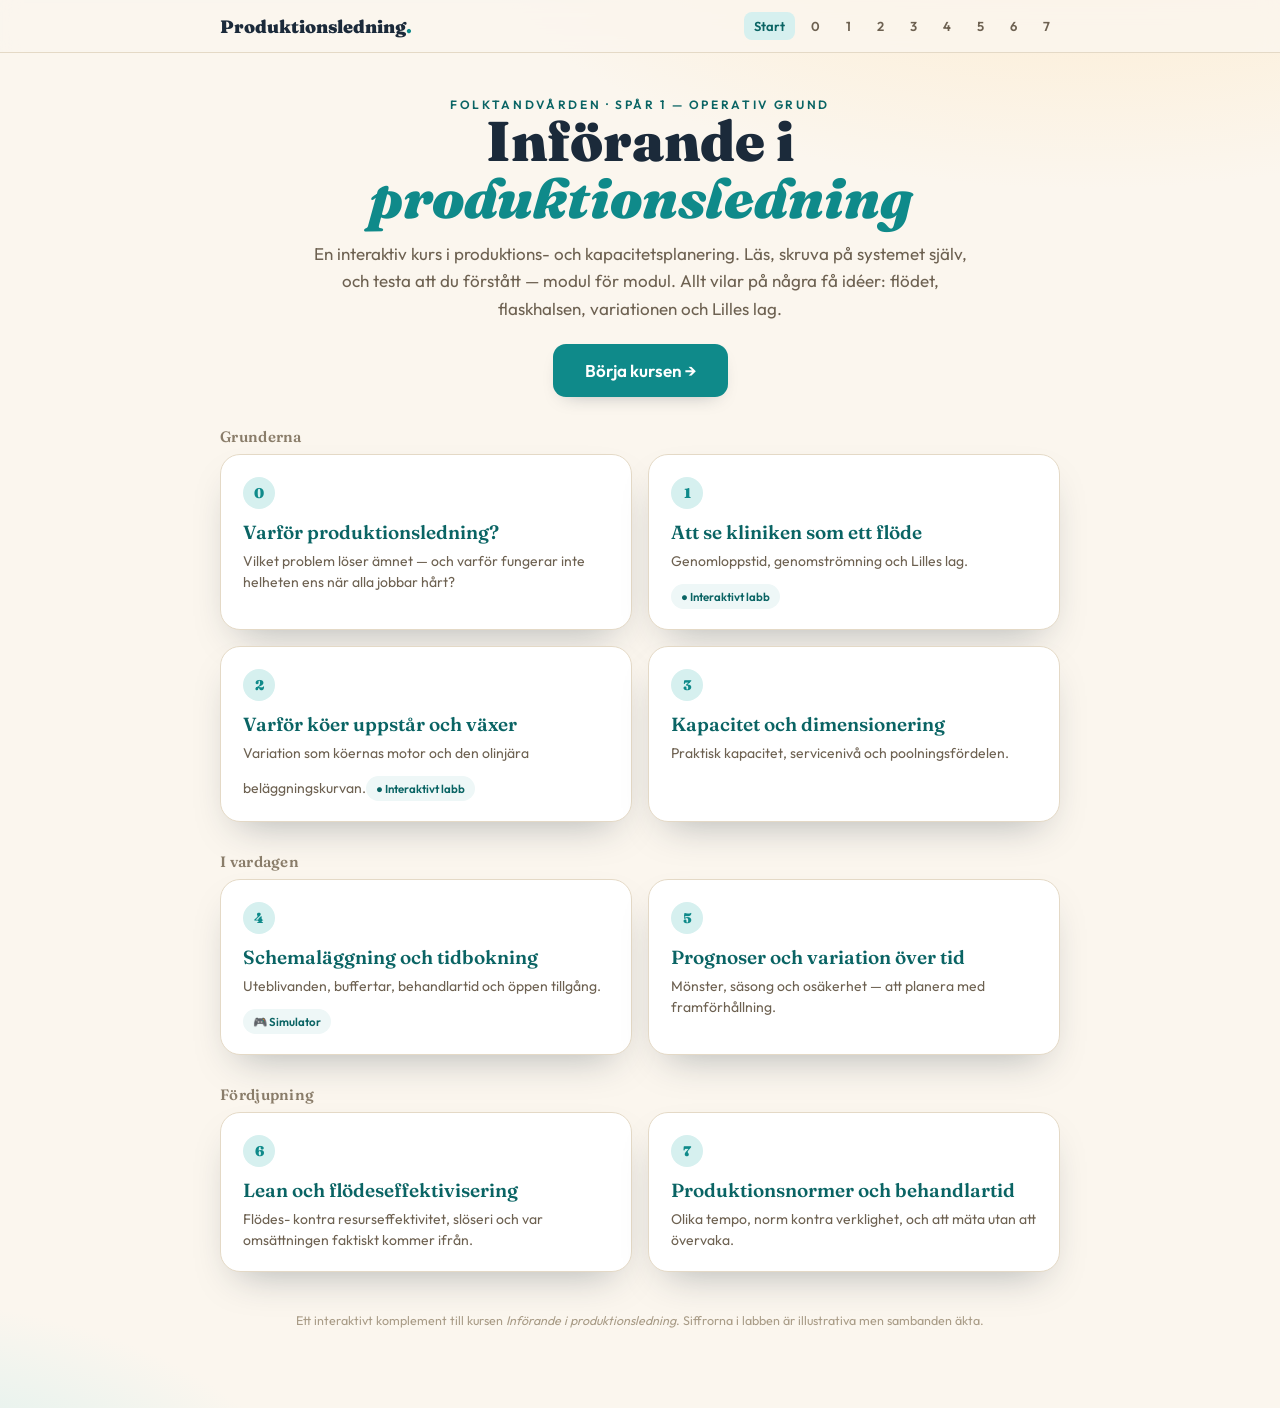
<file: index.html>
<!DOCTYPE html>
<html lang="sv">
<head>
<meta charset="UTF-8">
<meta name="viewport" content="width=device-width, initial-scale=1.0">
<title>Införande i produktionsledning</title>
<link rel="preconnect" href="https://fonts.googleapis.com"><link rel="preconnect" href="https://fonts.gstatic.com" crossorigin>
<link href="https://fonts.googleapis.com/css2?family=Fraunces:opsz,wght@9..144,400;9..144,600;9..144,900&family=Outfit:wght@300;400;500;600;700&display=swap" rel="stylesheet">
<link rel="stylesheet" href="style.css">
</head>
<body>
<div id="nav"></div>
<div class="wrap">
  <div class="hero">
    <div class="eyebrow">Folktandvården · Spår 1 — Operativ grund</div>
    <h1>Införande i <span class="em">produktionsledning</span></h1>
    <p>En interaktiv kurs i produktions- och kapacitetsplanering. Läs, skruva på systemet själv, och testa att du förstått — modul för modul. Allt vilar på några få idéer: flödet, flaskhalsen, variationen och Lilles lag.</p>
    <div style="margin-top:22px"><a class="btn big" href="modul0.html">Börja kursen →</a></div>
  </div>

  <div class="sectionlabel">Grunderna</div>
  <div class="modgrid">
    <a class="modcard" href="modul0.html"><div class="num">0</div><h3>Varför produktionsledning?</h3><p>Vilket problem löser ämnet — och varför fungerar inte helheten ens när alla jobbar hårt?</p></a>
    <a class="modcard" href="modul1.html"><div class="num">1</div><h3>Att se kliniken som ett flöde</h3><p>Genomloppstid, genomströmning och Lilles lag.<span class="feat">● Interaktivt labb</span></p></a>
    <a class="modcard" href="modul2.html"><div class="num">2</div><h3>Varför köer uppstår och växer</h3><p>Variation som köernas motor och den olinjära beläggningskurvan.<span class="feat">● Interaktivt labb</span></p></a>
    <a class="modcard" href="modul3.html"><div class="num">3</div><h3>Kapacitet och dimensionering</h3><p>Praktisk kapacitet, servicenivå och poolningsfördelen.</p></a>
  </div>

  <div class="sectionlabel">I vardagen</div>
  <div class="modgrid">
    <a class="modcard" href="modul4.html"><div class="num">4</div><h3>Schemaläggning och tidbokning</h3><p>Uteblivanden, buffertar, behandlartid och öppen tillgång.<span class="feat">🎮 Simulator</span></p></a>
    <a class="modcard" href="modul5.html"><div class="num">5</div><h3>Prognoser och variation över tid</h3><p>Mönster, säsong och osäkerhet — att planera med framförhållning.</p></a>
  </div>

  <div class="sectionlabel">Fördjupning</div>
  <div class="modgrid">
    <a class="modcard" href="modul6.html"><div class="num">6</div><h3>Lean och flödeseffektivisering</h3><p>Flödes- kontra resurseffektivitet, slöseri och var omsättningen faktiskt kommer ifrån.</p></a>
    <a class="modcard" href="modul7.html"><div class="num">7</div><h3>Produktionsnormer och behandlartid</h3><p>Olika tempo, norm kontra verklighet, och att mäta utan att övervaka.</p></a>
  </div>

  <footer class="foot">Ett interaktivt komplement till kursen <em>Införande i produktionsledning</em>. Siffrorna i labben är illustrativa men sambanden äkta.</footer>
</div>
<script src="app.js"></script>
<script>
  document.getElementById('nav').innerHTML = buildNav('index.html');
  // mark completed modules from local progress
  getDone().forEach(id=>{ const c=document.querySelector(`.modcard[href="${id}"]`); if(c) c.classList.add('done'); });
</script>
</body>
</html>
</file>
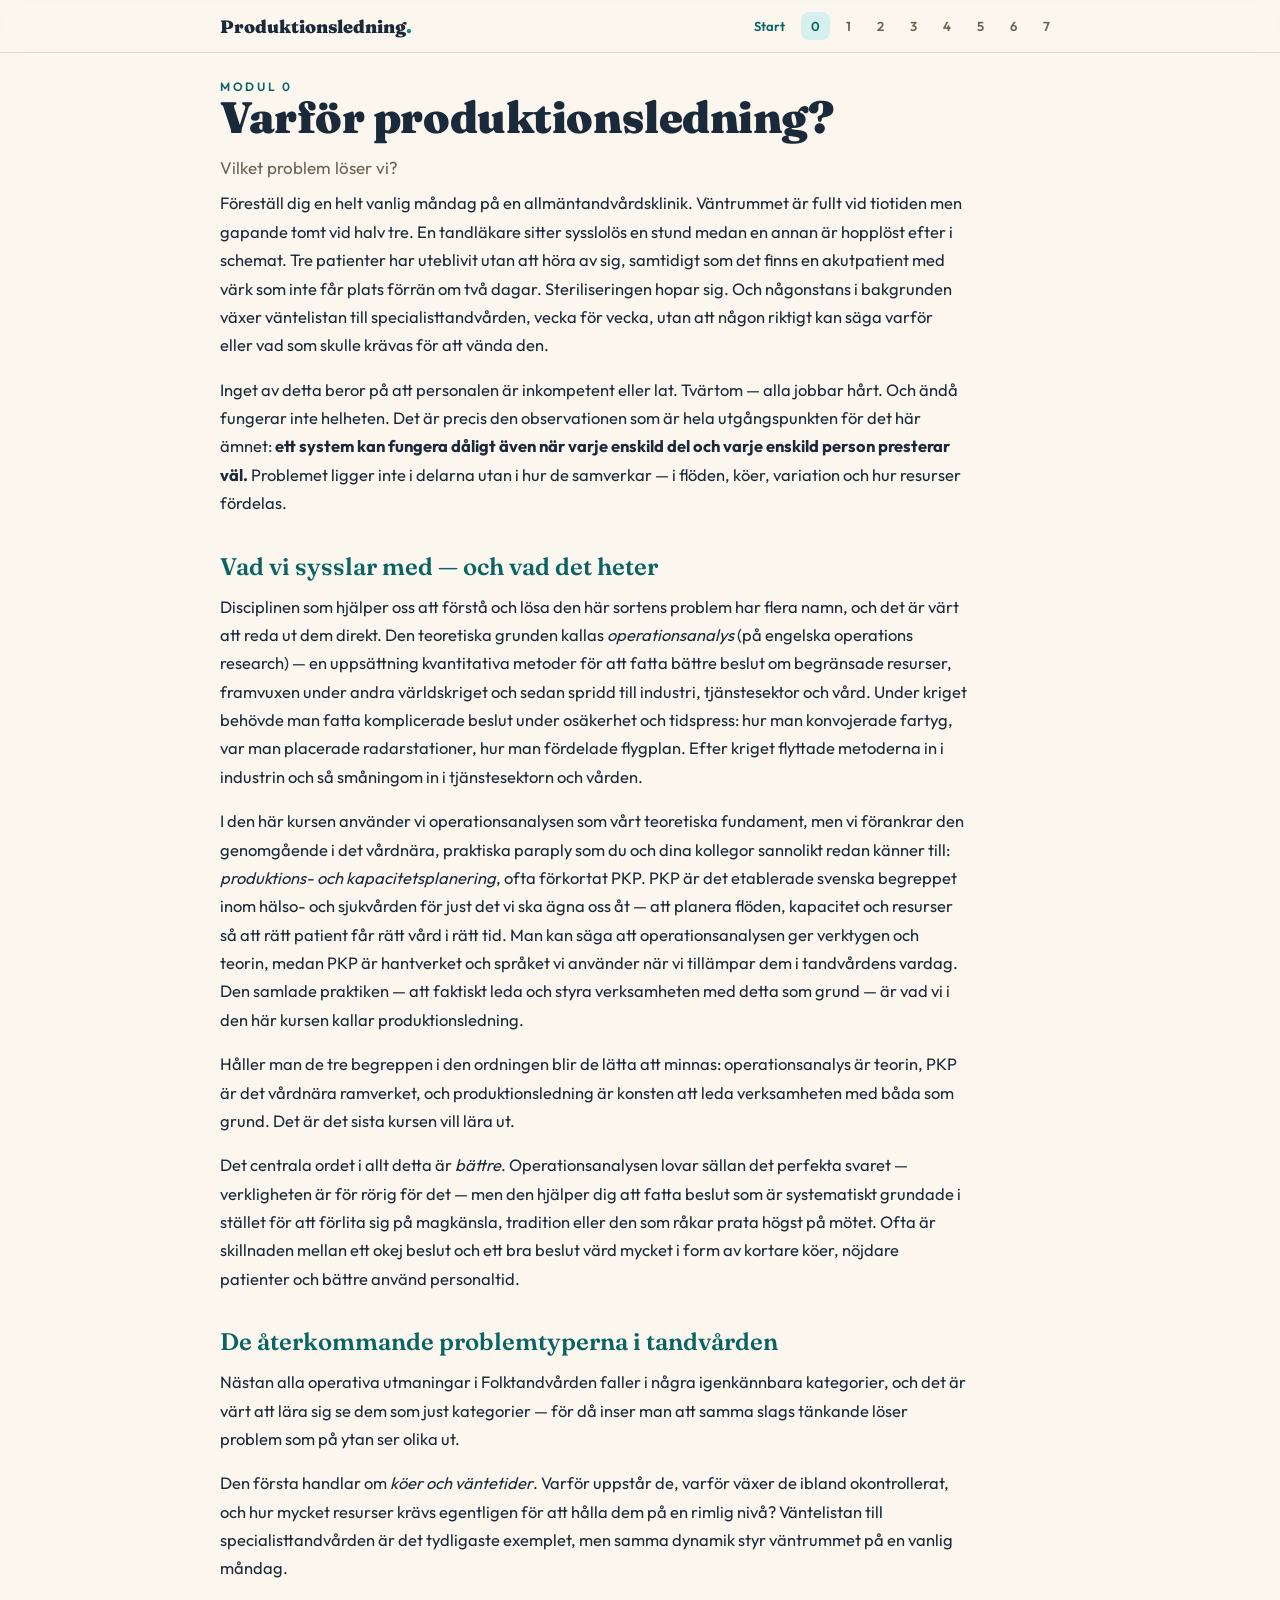
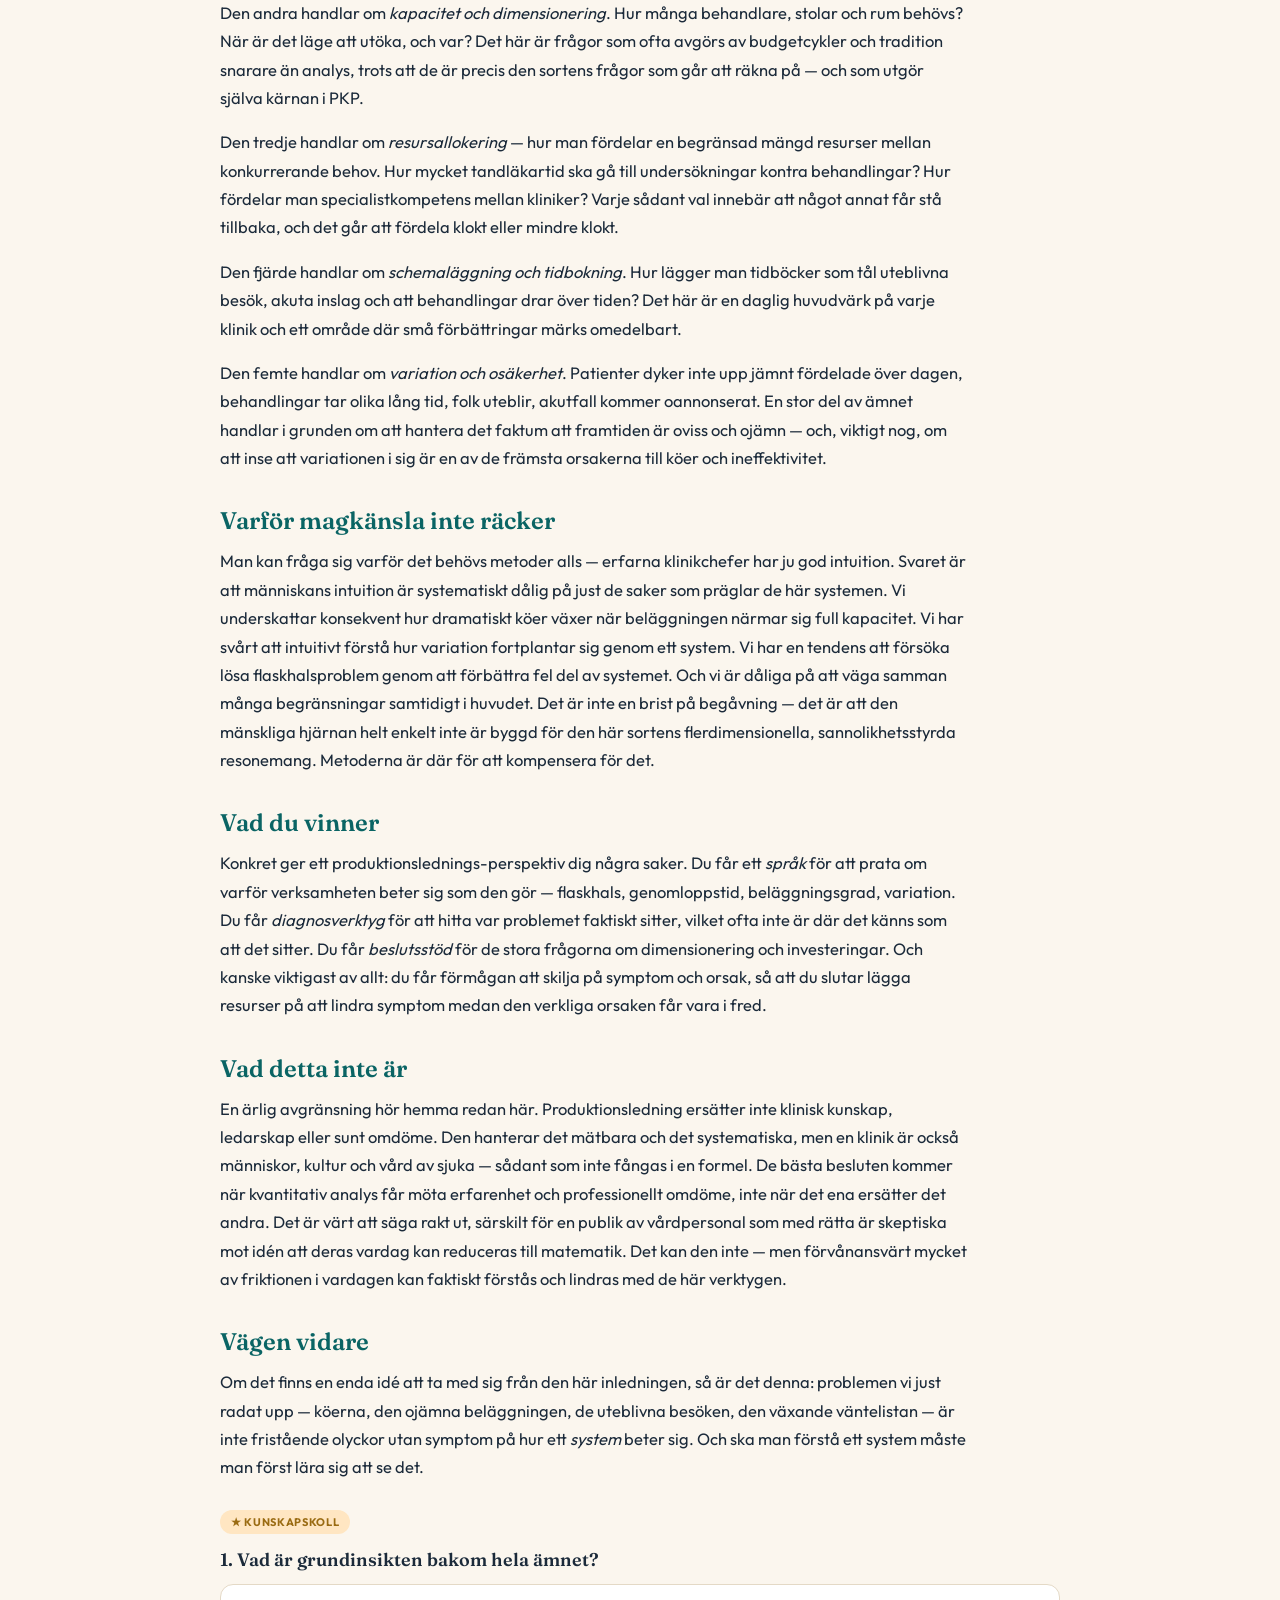
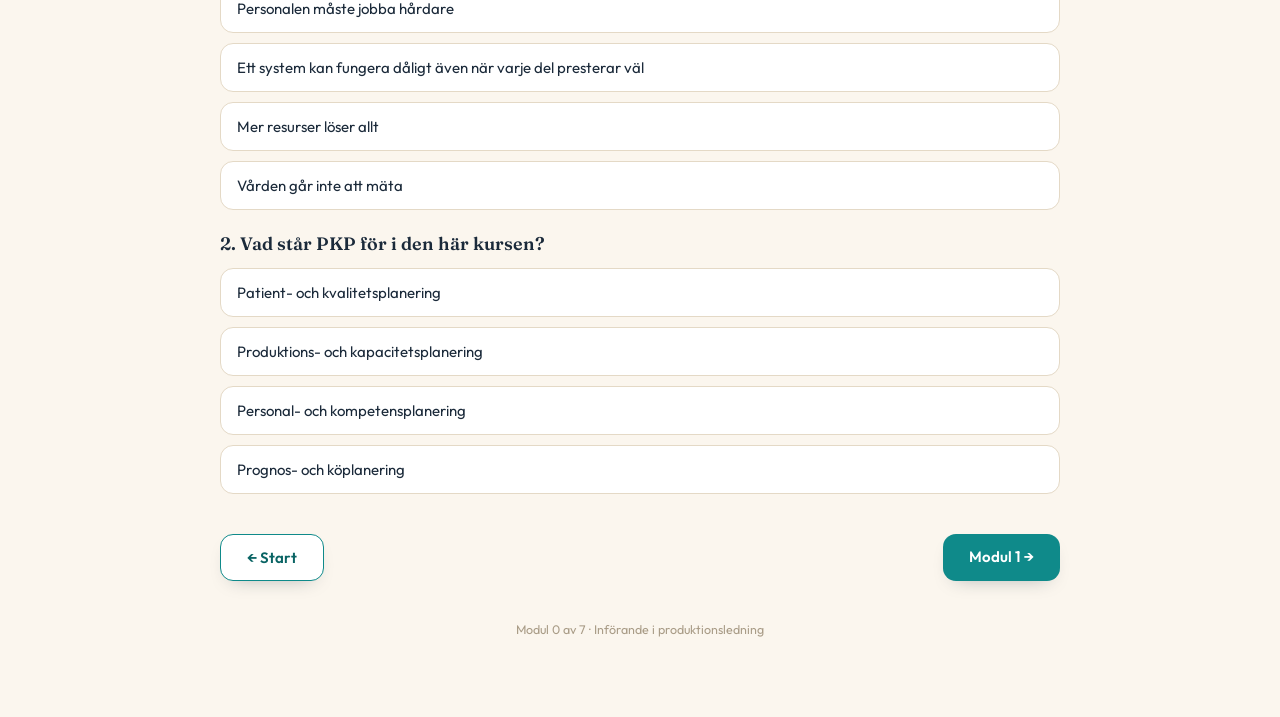
<file: modul0.html>
<!DOCTYPE html>
<html lang="sv">
<head>
<meta charset="UTF-8">
<meta name="viewport" content="width=device-width, initial-scale=1.0">
<title>Modul 0 — Varför produktionsledning?</title>
<link rel="preconnect" href="https://fonts.googleapis.com"><link rel="preconnect" href="https://fonts.gstatic.com" crossorigin>
<link href="https://fonts.googleapis.com/css2?family=Fraunces:opsz,wght@9..144,400;9..144,600;9..144,900&family=Outfit:wght@300;400;500;600;700&display=swap" rel="stylesheet">
<link rel="stylesheet" href="style.css">
</head>
<body>
<div id="nav"></div>
<div class="wrap">
  <article class="lesson">
    <div class="eyebrow">Modul 0</div>
    <h1>Varför produktionsledning?</h1>
    <p class="lede">Vilket problem löser vi?</p>
    <p>Föreställ dig en helt vanlig måndag på en allmäntandvårdsklinik. Väntrummet är fullt vid tiotiden men gapande tomt vid halv tre. En tandläkare sitter sysslolös en stund medan en annan är hopplöst efter i schemat. Tre patienter har uteblivit utan att höra av sig, samtidigt som det finns en akutpatient med värk som inte får plats förrän om två dagar. Steriliseringen hopar sig. Och någonstans i bakgrunden växer väntelistan till specialisttandvården, vecka för vecka, utan att någon riktigt kan säga varför eller vad som skulle krävas för att vända den.</p>
<p>Inget av detta beror på att personalen är inkompetent eller lat. Tvärtom — alla jobbar hårt. Och ändå fungerar inte helheten. Det är precis den observationen som är hela utgångspunkten för det här ämnet: <strong>ett system kan fungera dåligt även när varje enskild del och varje enskild person presterar väl.</strong> Problemet ligger inte i delarna utan i hur de samverkar — i flöden, köer, variation och hur resurser fördelas.</p>
<h2>Vad vi sysslar med — och vad det heter</h2>
<p>Disciplinen som hjälper oss att förstå och lösa den här sortens problem har flera namn, och det är värt att reda ut dem direkt. Den teoretiska grunden kallas <em>operationsanalys</em> (på engelska operations research) — en uppsättning kvantitativa metoder för att fatta bättre beslut om begränsade resurser, framvuxen under andra världskriget och sedan spridd till industri, tjänstesektor och vård. Under kriget behövde man fatta komplicerade beslut under osäkerhet och tidspress: hur man konvojerade fartyg, var man placerade radarstationer, hur man fördelade flygplan. Efter kriget flyttade metoderna in i industrin och så småningom in i tjänstesektorn och vården.</p>
<p>I den här kursen använder vi operationsanalysen som vårt teoretiska fundament, men vi förankrar den genomgående i det vårdnära, praktiska paraply som du och dina kollegor sannolikt redan känner till: <em>produktions- och kapacitetsplanering</em>, ofta förkortat PKP. PKP är det etablerade svenska begreppet inom hälso- och sjukvården för just det vi ska ägna oss åt — att planera flöden, kapacitet och resurser så att rätt patient får rätt vård i rätt tid. Man kan säga att operationsanalysen ger verktygen och teorin, medan PKP är hantverket och språket vi använder när vi tillämpar dem i tandvårdens vardag. Den samlade praktiken — att faktiskt leda och styra verksamheten med detta som grund — är vad vi i den här kursen kallar produktionsledning.</p>
<p>Håller man de tre begreppen i den ordningen blir de lätta att minnas: operationsanalys är teorin, PKP är det vårdnära ramverket, och produktionsledning är konsten att leda verksamheten med båda som grund. Det är det sista kursen vill lära ut.</p>
<p>Det centrala ordet i allt detta är <em>bättre</em>. Operationsanalysen lovar sällan det perfekta svaret — verkligheten är för rörig för det — men den hjälper dig att fatta beslut som är systematiskt grundade i stället för att förlita sig på magkänsla, tradition eller den som råkar prata högst på mötet. Ofta är skillnaden mellan ett okej beslut och ett bra beslut värd mycket i form av kortare köer, nöjdare patienter och bättre använd personaltid.</p>
<h2>De återkommande problemtyperna i tandvården</h2>
<p>Nästan alla operativa utmaningar i Folktandvården faller i några igenkännbara kategorier, och det är värt att lära sig se dem som just kategorier — för då inser man att samma slags tänkande löser problem som på ytan ser olika ut.</p>
<p>Den första handlar om <em>köer och väntetider</em>. Varför uppstår de, varför växer de ibland okontrollerat, och hur mycket resurser krävs egentligen för att hålla dem på en rimlig nivå? Väntelistan till specialisttandvården är det tydligaste exemplet, men samma dynamik styr väntrummet på en vanlig måndag.</p>
<p>Den andra handlar om <em>kapacitet och dimensionering</em>. Hur många behandlare, stolar och rum behövs? När är det läge att utöka, och var? Det här är frågor som ofta avgörs av budgetcykler och tradition snarare än analys, trots att de är precis den sortens frågor som går att räkna på — och som utgör själva kärnan i PKP.</p>
<p>Den tredje handlar om <em>resursallokering</em> — hur man fördelar en begränsad mängd resurser mellan konkurrerande behov. Hur mycket tandläkartid ska gå till undersökningar kontra behandlingar? Hur fördelar man specialistkompetens mellan kliniker? Varje sådant val innebär att något annat får stå tillbaka, och det går att fördela klokt eller mindre klokt.</p>
<p>Den fjärde handlar om <em>schemaläggning och tidbokning</em>. Hur lägger man tidböcker som tål uteblivna besök, akuta inslag och att behandlingar drar över tiden? Det här är en daglig huvudvärk på varje klinik och ett område där små förbättringar märks omedelbart.</p>
<p>Den femte handlar om <em>variation och osäkerhet</em>. Patienter dyker inte upp jämnt fördelade över dagen, behandlingar tar olika lång tid, folk uteblir, akutfall kommer oannonserat. En stor del av ämnet handlar i grunden om att hantera det faktum att framtiden är oviss och ojämn — och, viktigt nog, om att inse att variationen i sig är en av de främsta orsakerna till köer och ineffektivitet.</p>
<h2>Varför magkänsla inte räcker</h2>
<p>Man kan fråga sig varför det behövs metoder alls — erfarna klinikchefer har ju god intuition. Svaret är att människans intuition är systematiskt dålig på just de saker som präglar de här systemen. Vi underskattar konsekvent hur dramatiskt köer växer när beläggningen närmar sig full kapacitet. Vi har svårt att intuitivt förstå hur variation fortplantar sig genom ett system. Vi har en tendens att försöka lösa flaskhalsproblem genom att förbättra fel del av systemet. Och vi är dåliga på att väga samman många begränsningar samtidigt i huvudet. Det är inte en brist på begåvning — det är att den mänskliga hjärnan helt enkelt inte är byggd för den här sortens flerdimensionella, sannolikhetsstyrda resonemang. Metoderna är där för att kompensera för det.</p>
<h2>Vad du vinner</h2>
<p>Konkret ger ett produktionslednings-perspektiv dig några saker. Du får ett <em>språk</em> för att prata om varför verksamheten beter sig som den gör — flaskhals, genomloppstid, beläggningsgrad, variation. Du får <em>diagnosverktyg</em> för att hitta var problemet faktiskt sitter, vilket ofta inte är där det känns som att det sitter. Du får <em>beslutsstöd</em> för de stora frågorna om dimensionering och investeringar. Och kanske viktigast av allt: du får förmågan att skilja på symptom och orsak, så att du slutar lägga resurser på att lindra symptom medan den verkliga orsaken får vara i fred.</p>
<h2>Vad detta inte är</h2>
<p>En ärlig avgränsning hör hemma redan här. Produktionsledning ersätter inte klinisk kunskap, ledarskap eller sunt omdöme. Den hanterar det mätbara och det systematiska, men en klinik är också människor, kultur och vård av sjuka — sådant som inte fångas i en formel. De bästa besluten kommer när kvantitativ analys får möta erfarenhet och professionellt omdöme, inte när det ena ersätter det andra. Det är värt att säga rakt ut, särskilt för en publik av vårdpersonal som med rätta är skeptiska mot idén att deras vardag kan reduceras till matematik. Det kan den inte — men förvånansvärt mycket av friktionen i vardagen kan faktiskt förstås och lindras med de här verktygen.</p>
<h2>Vägen vidare</h2>
<p>Om det finns en enda idé att ta med sig från den här inledningen, så är det denna: problemen vi just radat upp — köerna, den ojämna beläggningen, de uteblivna besöken, den växande väntelistan — är inte fristående olyckor utan symptom på hur ett <em>system</em> beter sig. Och ska man förstå ett system måste man först lära sig att se det.</p>
    
    <div class="quiz"><div class="qhead"><span class="qbadge">★ Kunskapskoll</span></div><div id="quiz0"></div></div>
  </article>
  <div class="modnav">
    <a class="btn ghost" href="index.html">← Start</a>
    <div class="spacer"></div>
    <a class="btn" href="modul1.html">Modul 1 →</a>
  </div>
  <footer class="foot">Modul 0 av 7 · Införande i produktionsledning</footer>
</div>
<script src="app.js"></script>
<script>
  document.getElementById('nav').innerHTML = buildNav('modul0.html');
  
  
  buildQuiz('quiz0', [{"q":"Vad är grundinsikten bakom hela ämnet?","opts":["Personalen måste jobba hårdare","Ett system kan fungera dåligt även när varje del presterar väl","Mer resurser löser allt","Vården går inte att mäta"],"a":1,"e":"Problemet ligger i hur delarna samverkar — i flöden, köer och variation — inte i delarna var för sig."},{"q":"Vad står PKP för i den här kursen?","opts":["Patient- och kvalitetsplanering","Produktions- och kapacitetsplanering","Personal- och kompetensplanering","Prognos- och köplanering"],"a":1,"e":"PKP är det vårdnära paraplyet; operationsanalys är den teoretiska grunden."}]);
  markDone('modul0.html');
</script>
</body>
</html>
</file>
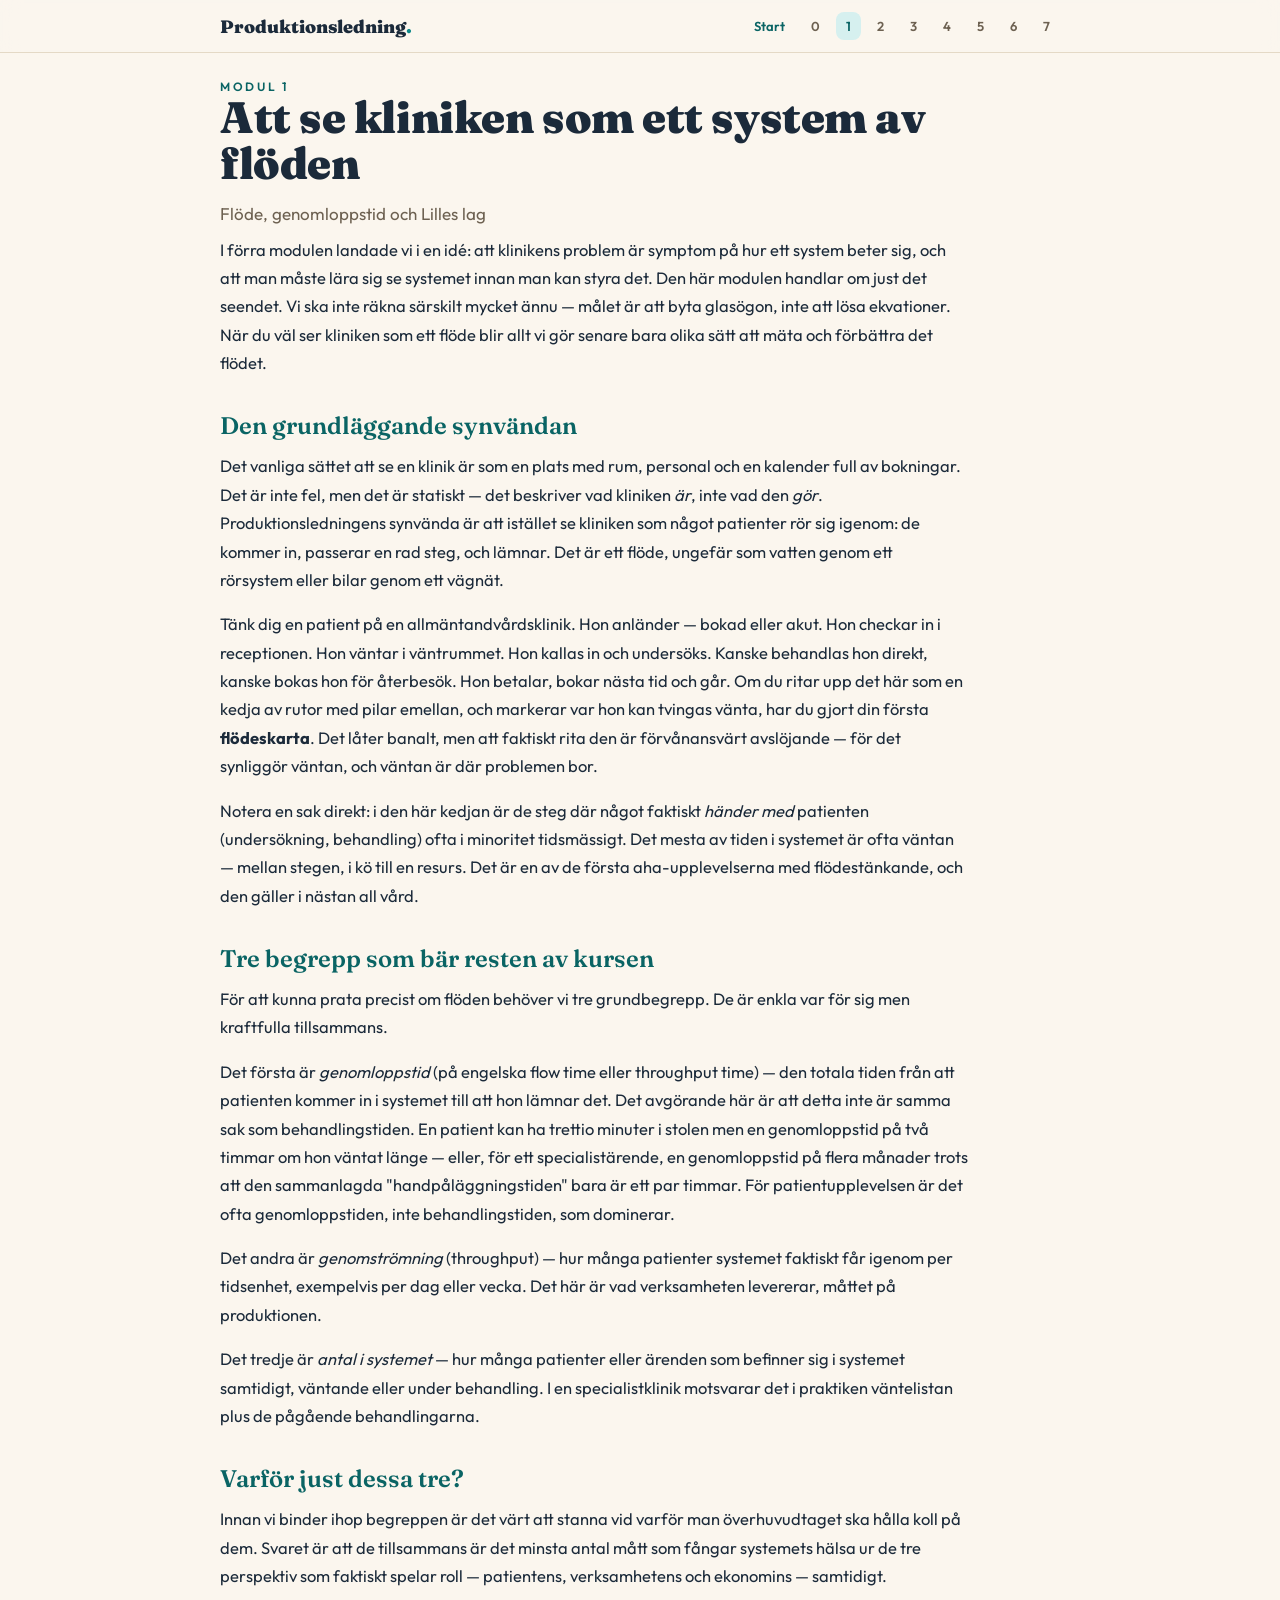
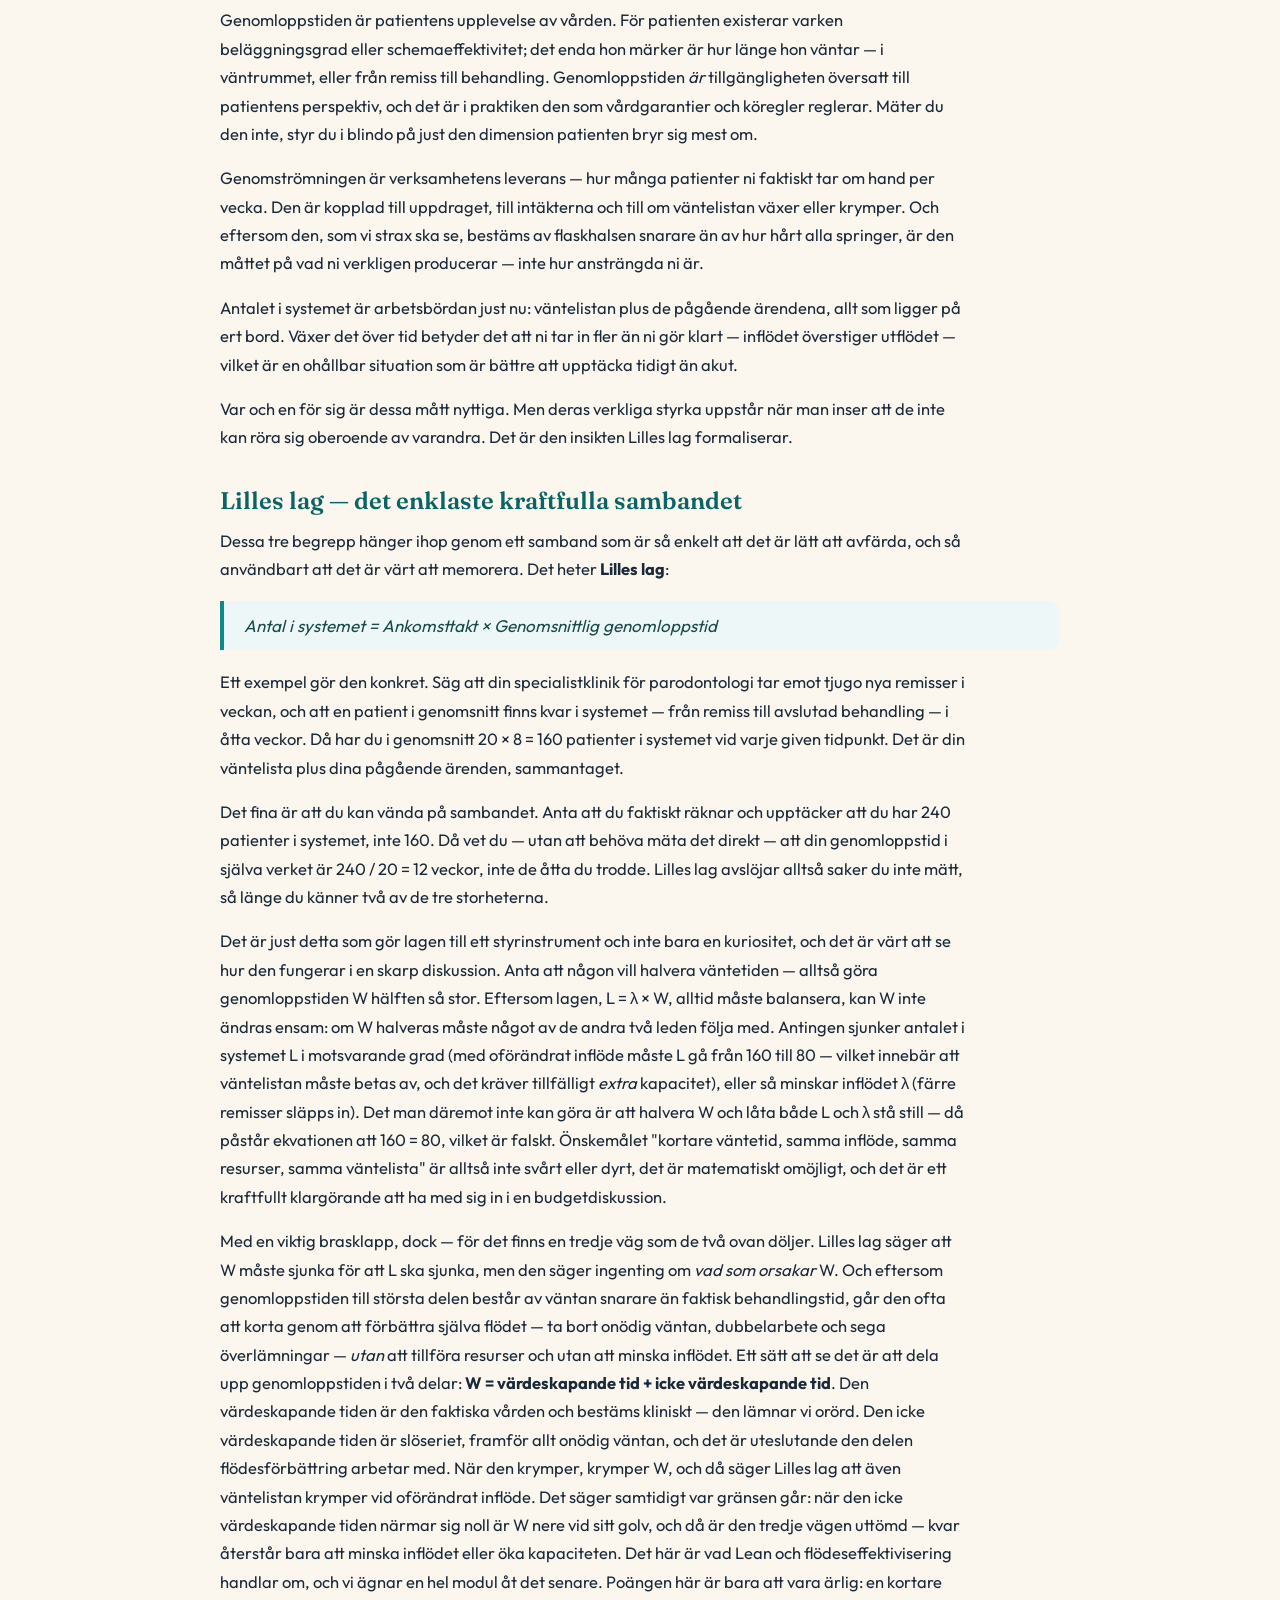
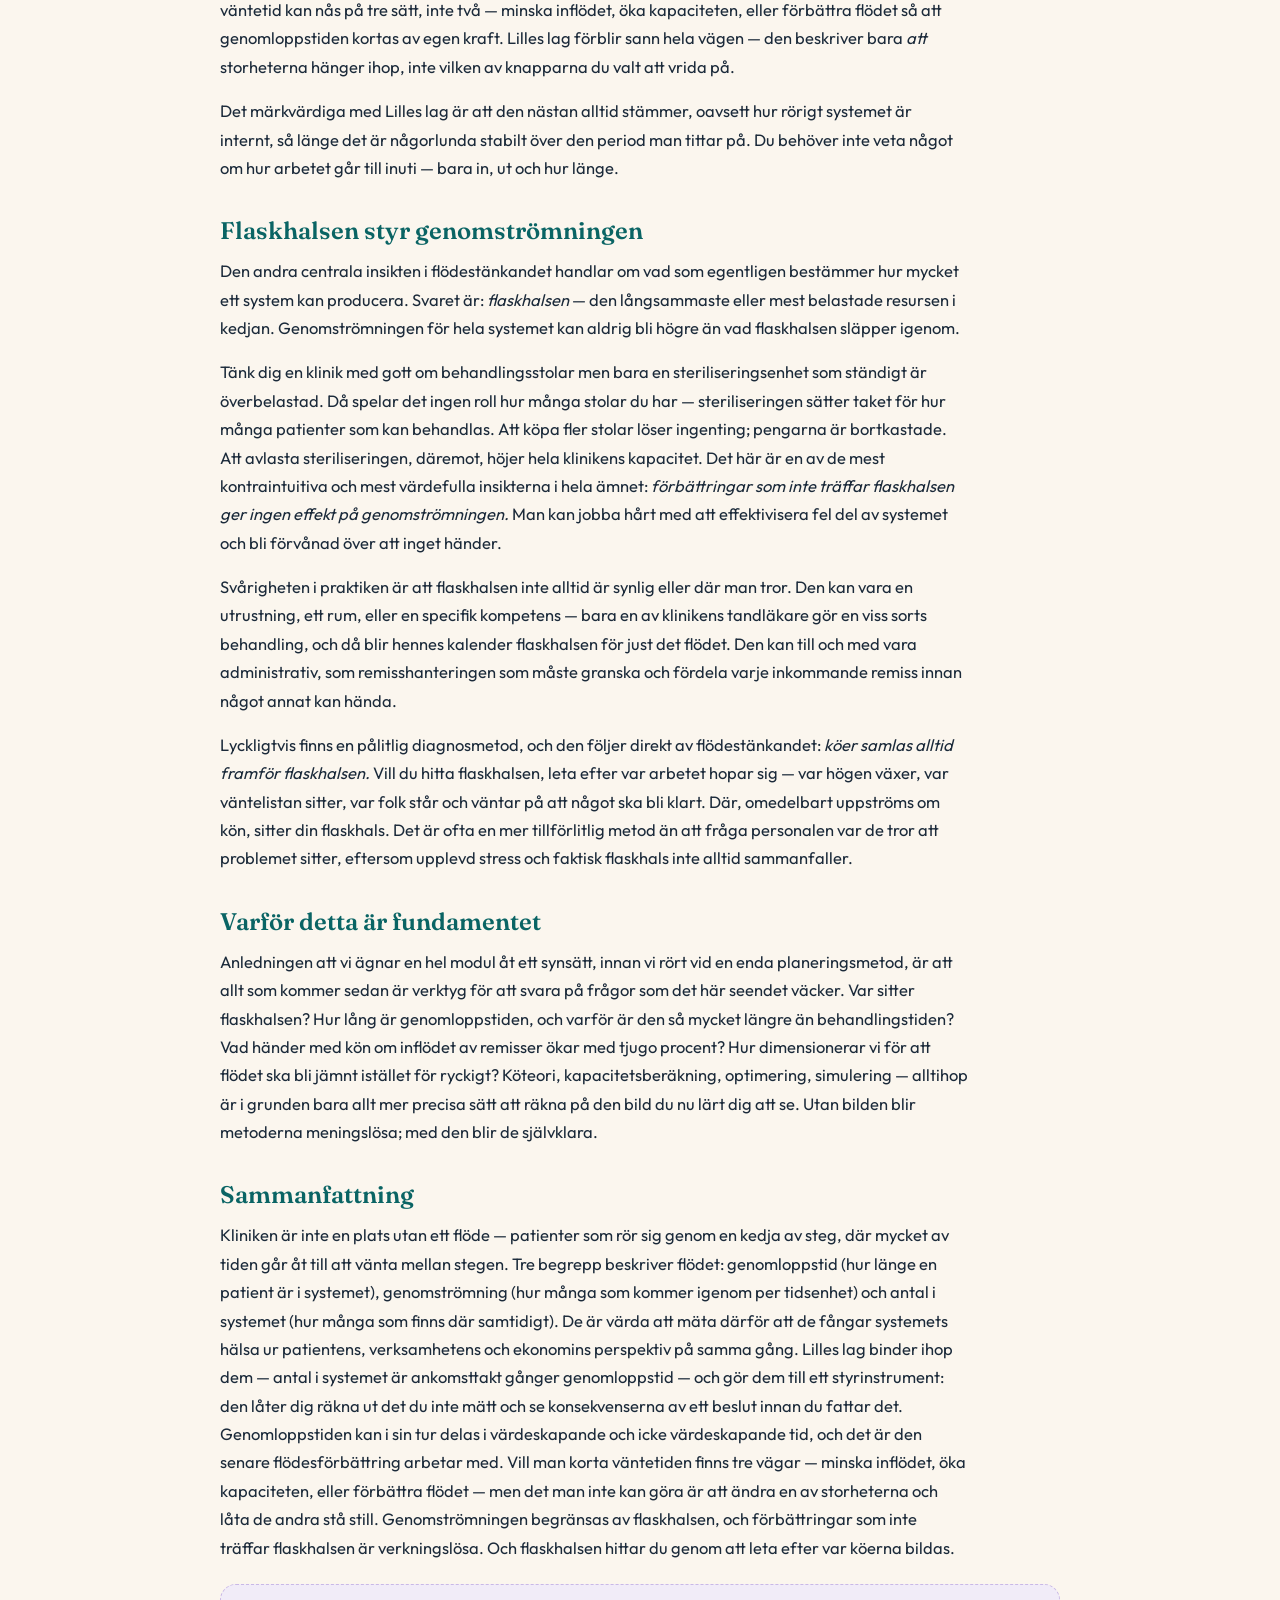
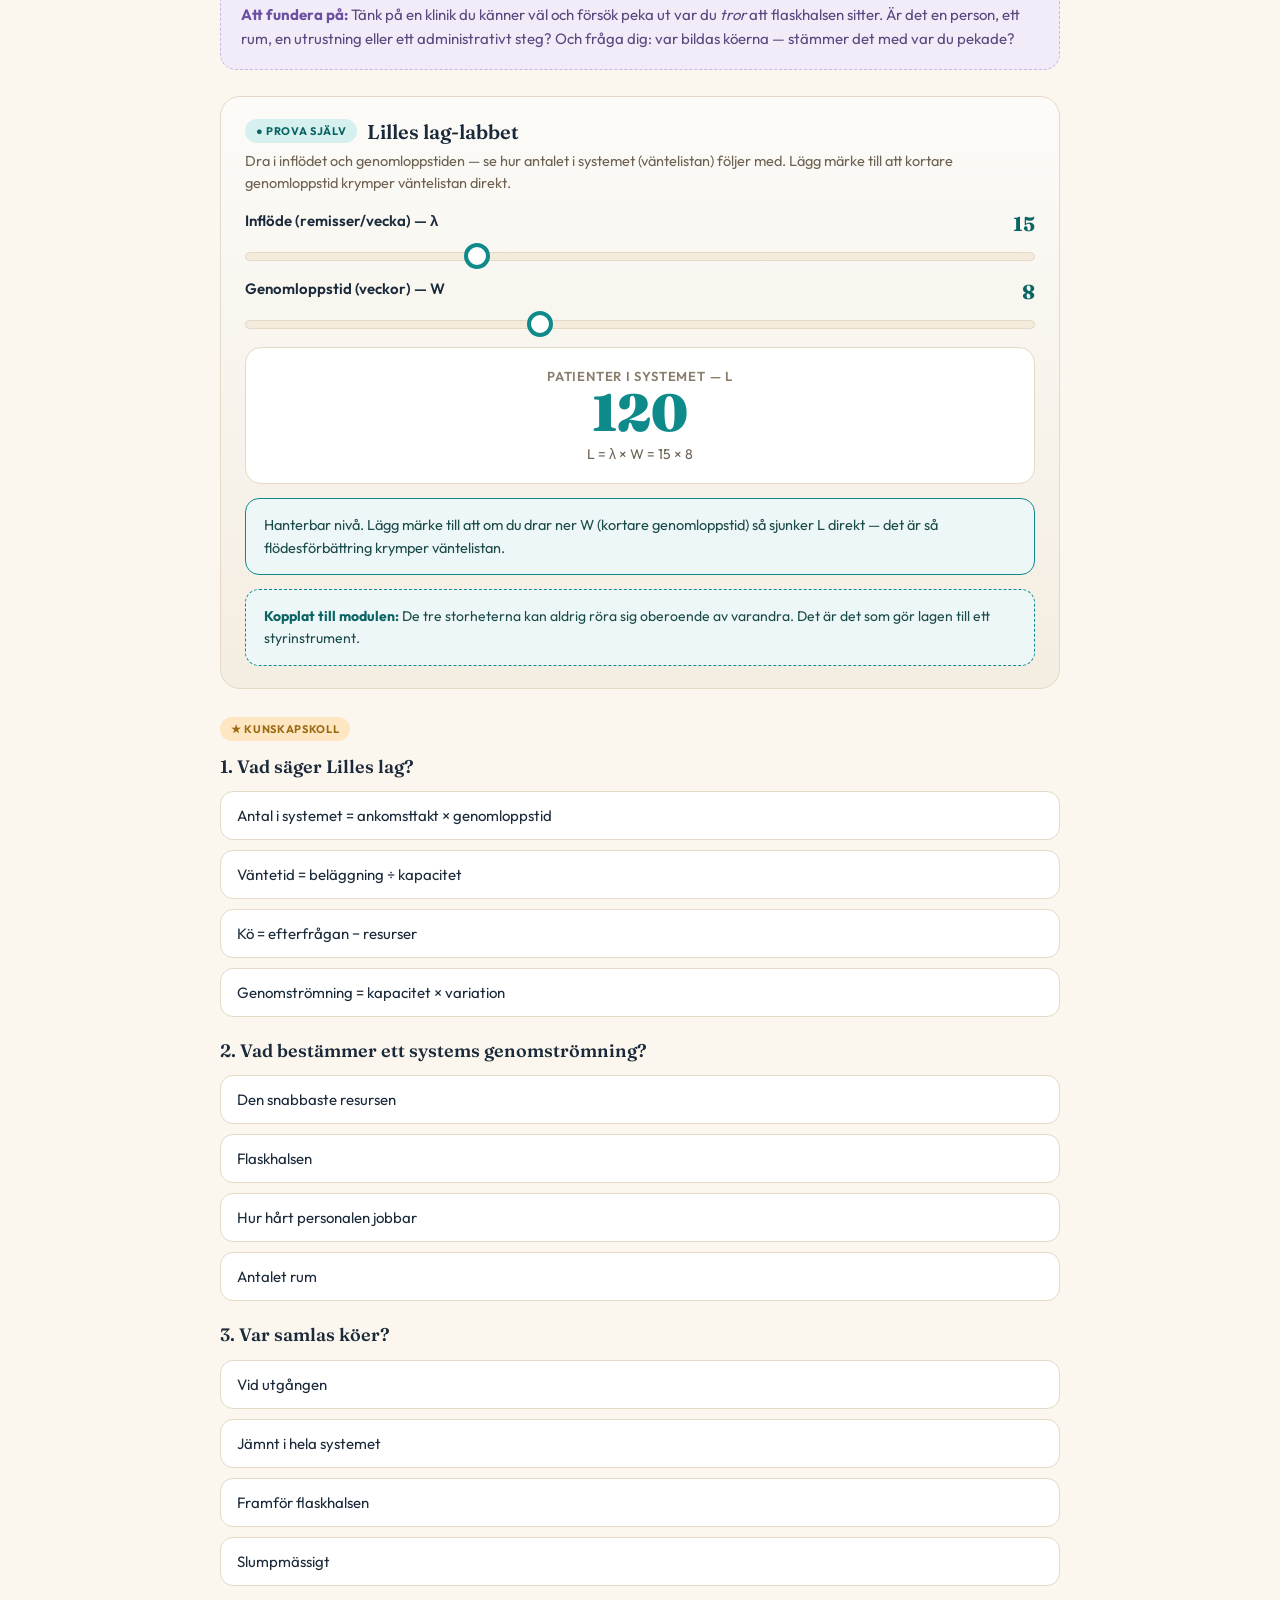
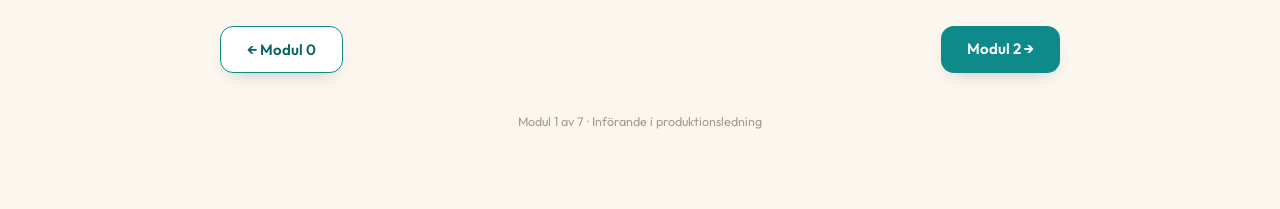
<file: modul1.html>
<!DOCTYPE html>
<html lang="sv">
<head>
<meta charset="UTF-8">
<meta name="viewport" content="width=device-width, initial-scale=1.0">
<title>Modul 1 — Att se kliniken som ett system av flöden</title>
<link rel="preconnect" href="https://fonts.googleapis.com"><link rel="preconnect" href="https://fonts.gstatic.com" crossorigin>
<link href="https://fonts.googleapis.com/css2?family=Fraunces:opsz,wght@9..144,400;9..144,600;9..144,900&family=Outfit:wght@300;400;500;600;700&display=swap" rel="stylesheet">
<link rel="stylesheet" href="style.css">
</head>
<body>
<div id="nav"></div>
<div class="wrap">
  <article class="lesson">
    <div class="eyebrow">Modul 1</div>
    <h1>Att se kliniken som ett system av flöden</h1>
    <p class="lede">Flöde, genomloppstid och Lilles lag</p>
    <p>I förra modulen landade vi i en idé: att klinikens problem är symptom på hur ett system beter sig, och att man måste lära sig se systemet innan man kan styra det. Den här modulen handlar om just det seendet. Vi ska inte räkna särskilt mycket ännu — målet är att byta glasögon, inte att lösa ekvationer. När du väl ser kliniken som ett flöde blir allt vi gör senare bara olika sätt att mäta och förbättra det flödet.</p>
<h2>Den grundläggande synvändan</h2>
<p>Det vanliga sättet att se en klinik är som en plats med rum, personal och en kalender full av bokningar. Det är inte fel, men det är statiskt — det beskriver vad kliniken <em>är</em>, inte vad den <em>gör</em>. Produktionsledningens synvända är att istället se kliniken som något patienter rör sig igenom: de kommer in, passerar en rad steg, och lämnar. Det är ett flöde, ungefär som vatten genom ett rörsystem eller bilar genom ett vägnät.</p>
<p>Tänk dig en patient på en allmäntandvårdsklinik. Hon anländer — bokad eller akut. Hon checkar in i receptionen. Hon väntar i väntrummet. Hon kallas in och undersöks. Kanske behandlas hon direkt, kanske bokas hon för återbesök. Hon betalar, bokar nästa tid och går. Om du ritar upp det här som en kedja av rutor med pilar emellan, och markerar var hon kan tvingas vänta, har du gjort din första <strong>flödeskarta</strong>. Det låter banalt, men att faktiskt rita den är förvånansvärt avslöjande — för det synliggör väntan, och väntan är där problemen bor.</p>
<p>Notera en sak direkt: i den här kedjan är de steg där något faktiskt <em>händer med</em> patienten (undersökning, behandling) ofta i minoritet tidsmässigt. Det mesta av tiden i systemet är ofta väntan — mellan stegen, i kö till en resurs. Det är en av de första aha-upplevelserna med flödestänkande, och den gäller i nästan all vård.</p>
<h2>Tre begrepp som bär resten av kursen</h2>
<p>För att kunna prata precist om flöden behöver vi tre grundbegrepp. De är enkla var för sig men kraftfulla tillsammans.</p>
<p>Det första är <em>genomloppstid</em> (på engelska flow time eller throughput time) — den totala tiden från att patienten kommer in i systemet till att hon lämnar det. Det avgörande här är att detta inte är samma sak som behandlingstiden. En patient kan ha trettio minuter i stolen men en genomloppstid på två timmar om hon väntat länge — eller, för ett specialistärende, en genomloppstid på flera månader trots att den sammanlagda "handpåläggningstiden" bara är ett par timmar. För patientupplevelsen är det ofta genomloppstiden, inte behandlingstiden, som dominerar.</p>
<p>Det andra är <em>genomströmning</em> (throughput) — hur många patienter systemet faktiskt får igenom per tidsenhet, exempelvis per dag eller vecka. Det här är vad verksamheten levererar, måttet på produktionen.</p>
<p>Det tredje är <em>antal i systemet</em> — hur många patienter eller ärenden som befinner sig i systemet samtidigt, väntande eller under behandling. I en specialistklinik motsvarar det i praktiken väntelistan plus de pågående behandlingarna.</p>
<h2>Varför just dessa tre?</h2>
<p>Innan vi binder ihop begreppen är det värt att stanna vid varför man överhuvudtaget ska hålla koll på dem. Svaret är att de tillsammans är det minsta antal mått som fångar systemets hälsa ur de tre perspektiv som faktiskt spelar roll — patientens, verksamhetens och ekonomins — samtidigt.</p>
<p>Genomloppstiden är patientens upplevelse av vården. För patienten existerar varken beläggningsgrad eller schemaeffektivitet; det enda hon märker är hur länge hon väntar — i väntrummet, eller från remiss till behandling. Genomloppstiden <em>är</em> tillgängligheten översatt till patientens perspektiv, och det är i praktiken den som vårdgarantier och köregler reglerar. Mäter du den inte, styr du i blindo på just den dimension patienten bryr sig mest om.</p>
<p>Genomströmningen är verksamhetens leverans — hur många patienter ni faktiskt tar om hand per vecka. Den är kopplad till uppdraget, till intäkterna och till om väntelistan växer eller krymper. Och eftersom den, som vi strax ska se, bestäms av flaskhalsen snarare än av hur hårt alla springer, är den måttet på vad ni verkligen producerar — inte hur ansträngda ni är.</p>
<p>Antalet i systemet är arbetsbördan just nu: väntelistan plus de pågående ärendena, allt som ligger på ert bord. Växer det över tid betyder det att ni tar in fler än ni gör klart — inflödet överstiger utflödet — vilket är en ohållbar situation som är bättre att upptäcka tidigt än akut.</p>
<p>Var och en för sig är dessa mått nyttiga. Men deras verkliga styrka uppstår när man inser att de inte kan röra sig oberoende av varandra. Det är den insikten Lilles lag formaliserar.</p>
<h2>Lilles lag — det enklaste kraftfulla sambandet</h2>
<p>Dessa tre begrepp hänger ihop genom ett samband som är så enkelt att det är lätt att avfärda, och så användbart att det är värt att memorera. Det heter <strong>Lilles lag</strong>:</p>
<blockquote>Antal i systemet = Ankomsttakt × Genomsnittlig genomloppstid</blockquote>
<p>Ett exempel gör den konkret. Säg att din specialistklinik för parodontologi tar emot tjugo nya remisser i veckan, och att en patient i genomsnitt finns kvar i systemet — från remiss till avslutad behandling — i åtta veckor. Då har du i genomsnitt 20 × 8 = 160 patienter i systemet vid varje given tidpunkt. Det är din väntelista plus dina pågående ärenden, sammantaget.</p>
<p>Det fina är att du kan vända på sambandet. Anta att du faktiskt räknar och upptäcker att du har 240 patienter i systemet, inte 160. Då vet du — utan att behöva mäta det direkt — att din genomloppstid i själva verket är 240 / 20 = 12 veckor, inte de åtta du trodde. Lilles lag avslöjar alltså saker du inte mätt, så länge du känner två av de tre storheterna.</p>
<p>Det är just detta som gör lagen till ett styrinstrument och inte bara en kuriositet, och det är värt att se hur den fungerar i en skarp diskussion. Anta att någon vill halvera väntetiden — alltså göra genomloppstiden W hälften så stor. Eftersom lagen, L = λ × W, alltid måste balansera, kan W inte ändras ensam: om W halveras måste något av de andra två leden följa med. Antingen sjunker antalet i systemet L i motsvarande grad (med oförändrat inflöde måste L gå från 160 till 80 — vilket innebär att väntelistan måste betas av, och det kräver tillfälligt <em>extra</em> kapacitet), eller så minskar inflödet λ (färre remisser släpps in). Det man däremot inte kan göra är att halvera W och låta både L och λ stå still — då påstår ekvationen att 160 = 80, vilket är falskt. Önskemålet "kortare väntetid, samma inflöde, samma resurser, samma väntelista" är alltså inte svårt eller dyrt, det är matematiskt omöjligt, och det är ett kraftfullt klargörande att ha med sig in i en budgetdiskussion.</p>
<p>Med en viktig brasklapp, dock — för det finns en tredje väg som de två ovan döljer. Lilles lag säger att W måste sjunka för att L ska sjunka, men den säger ingenting om <em>vad som orsakar</em> W. Och eftersom genomloppstiden till största delen består av väntan snarare än faktisk behandlingstid, går den ofta att korta genom att förbättra själva flödet — ta bort onödig väntan, dubbelarbete och sega överlämningar — <em>utan</em> att tillföra resurser och utan att minska inflödet. Ett sätt att se det är att dela upp genomloppstiden i två delar: <strong>W = värdeskapande tid + icke värdeskapande tid</strong>. Den värdeskapande tiden är den faktiska vården och bestäms kliniskt — den lämnar vi orörd. Den icke värdeskapande tiden är slöseriet, framför allt onödig väntan, och det är uteslutande den delen flödesförbättring arbetar med. När den krymper, krymper W, och då säger Lilles lag att även väntelistan krymper vid oförändrat inflöde. Det säger samtidigt var gränsen går: när den icke värdeskapande tiden närmar sig noll är W nere vid sitt golv, och då är den tredje vägen uttömd — kvar återstår bara att minska inflödet eller öka kapaciteten. Det här är vad Lean och flödeseffektivisering handlar om, och vi ägnar en hel modul åt det senare. Poängen här är bara att vara ärlig: en kortare väntetid kan nås på tre sätt, inte två — minska inflödet, öka kapaciteten, eller förbättra flödet så att genomloppstiden kortas av egen kraft. Lilles lag förblir sann hela vägen — den beskriver bara <em>att</em> storheterna hänger ihop, inte vilken av knapparna du valt att vrida på.</p>
<p>Det märkvärdiga med Lilles lag är att den nästan alltid stämmer, oavsett hur rörigt systemet är internt, så länge det är någorlunda stabilt över den period man tittar på. Du behöver inte veta något om hur arbetet går till inuti — bara in, ut och hur länge.</p>
<h2>Flaskhalsen styr genomströmningen</h2>
<p>Den andra centrala insikten i flödestänkandet handlar om vad som egentligen bestämmer hur mycket ett system kan producera. Svaret är: <em>flaskhalsen</em> — den långsammaste eller mest belastade resursen i kedjan. Genomströmningen för hela systemet kan aldrig bli högre än vad flaskhalsen släpper igenom.</p>
<p>Tänk dig en klinik med gott om behandlingsstolar men bara en steriliseringsenhet som ständigt är överbelastad. Då spelar det ingen roll hur många stolar du har — steriliseringen sätter taket för hur många patienter som kan behandlas. Att köpa fler stolar löser ingenting; pengarna är bortkastade. Att avlasta steriliseringen, däremot, höjer hela klinikens kapacitet. Det här är en av de mest kontraintuitiva och mest värdefulla insikterna i hela ämnet: <em>förbättringar som inte träffar flaskhalsen ger ingen effekt på genomströmningen.</em> Man kan jobba hårt med att effektivisera fel del av systemet och bli förvånad över att inget händer.</p>
<p>Svårigheten i praktiken är att flaskhalsen inte alltid är synlig eller där man tror. Den kan vara en utrustning, ett rum, eller en specifik kompetens — bara en av klinikens tandläkare gör en viss sorts behandling, och då blir hennes kalender flaskhalsen för just det flödet. Den kan till och med vara administrativ, som remisshanteringen som måste granska och fördela varje inkommande remiss innan något annat kan hända.</p>
<p>Lyckligtvis finns en pålitlig diagnosmetod, och den följer direkt av flödestänkandet: <em>köer samlas alltid framför flaskhalsen.</em> Vill du hitta flaskhalsen, leta efter var arbetet hopar sig — var högen växer, var väntelistan sitter, var folk står och väntar på att något ska bli klart. Där, omedelbart uppströms om kön, sitter din flaskhals. Det är ofta en mer tillförlitlig metod än att fråga personalen var de tror att problemet sitter, eftersom upplevd stress och faktisk flaskhals inte alltid sammanfaller.</p>
<h2>Varför detta är fundamentet</h2>
<p>Anledningen att vi ägnar en hel modul åt ett synsätt, innan vi rört vid en enda planeringsmetod, är att allt som kommer sedan är verktyg för att svara på frågor som det här seendet väcker. Var sitter flaskhalsen? Hur lång är genomloppstiden, och varför är den så mycket längre än behandlingstiden? Vad händer med kön om inflödet av remisser ökar med tjugo procent? Hur dimensionerar vi för att flödet ska bli jämnt istället för ryckigt? Köteori, kapacitetsberäkning, optimering, simulering — alltihop är i grunden bara allt mer precisa sätt att räkna på den bild du nu lärt dig att se. Utan bilden blir metoderna meningslösa; med den blir de självklara.</p>
<h2>Sammanfattning</h2>
<p>Kliniken är inte en plats utan ett flöde — patienter som rör sig genom en kedja av steg, där mycket av tiden går åt till att vänta mellan stegen. Tre begrepp beskriver flödet: genomloppstid (hur länge en patient är i systemet), genomströmning (hur många som kommer igenom per tidsenhet) och antal i systemet (hur många som finns där samtidigt). De är värda att mäta därför att de fångar systemets hälsa ur patientens, verksamhetens och ekonomins perspektiv på samma gång. Lilles lag binder ihop dem — antal i systemet är ankomsttakt gånger genomloppstid — och gör dem till ett styrinstrument: den låter dig räkna ut det du inte mätt och se konsekvenserna av ett beslut innan du fattar det. Genomloppstiden kan i sin tur delas i värdeskapande och icke värdeskapande tid, och det är den senare flödesförbättring arbetar med. Vill man korta väntetiden finns tre vägar — minska inflödet, öka kapaciteten, eller förbättra flödet — men det man inte kan göra är att ändra en av storheterna och låta de andra stå still. Genomströmningen begränsas av flaskhalsen, och förbättringar som inte träffar flaskhalsen är verkningslösa. Och flaskhalsen hittar du genom att leta efter var köerna bildas.</p>
<div class="callout"><span class="tag">Att fundera på:</span> Tänk på en klinik du känner väl och försök peka ut var du <em>tror</em> att flaskhalsen sitter. Är det en person, ett rum, en utrustning eller ett administrativt steg? Och fråga dig: var bildas köerna — stämmer det med var du pekade?</div>
    
    <div class="lab"><div class="labhead"><span class="labbadge">● Prova själv</span><h3>Lilles lag-labbet</h3></div>
    <div class="labsub">Dra i inflödet och genomloppstiden — se hur antalet i systemet (väntelistan) följer med. Lägg märke till att kortare genomloppstid krymper väntelistan direkt.</div>
    <div id="little"></div>
    <div class="takeaway"><span class="tag">Kopplat till modulen:</span> De tre storheterna kan aldrig röra sig oberoende av varandra. Det är det som gör lagen till ett styrinstrument.</div></div>
    <div class="quiz"><div class="qhead"><span class="qbadge">★ Kunskapskoll</span></div><div id="quiz1"></div></div>
  </article>
  <div class="modnav">
    <a class="btn ghost" href="modul0.html">← Modul 0</a>
    <div class="spacer"></div>
    <a class="btn" href="modul2.html">Modul 2 →</a>
  </div>
  <footer class="foot">Modul 1 av 7 · Införande i produktionsledning</footer>
</div>
<script src="app.js"></script>
<script>
  document.getElementById('nav').innerHTML = buildNav('modul1.html');
  littleLab('little');
  
  buildQuiz('quiz1', [{"q":"Vad säger Lilles lag?","opts":["Antal i systemet = ankomsttakt × genomloppstid","Väntetid = beläggning ÷ kapacitet","Kö = efterfrågan − resurser","Genomströmning = kapacitet × variation"],"a":0,"e":"Känner du två av de tre storheterna kan du räkna ut den tredje."},{"q":"Vad bestämmer ett systems genomströmning?","opts":["Den snabbaste resursen","Flaskhalsen","Hur hårt personalen jobbar","Antalet rum"],"a":1,"e":"Flaskhalsen sätter taket. Förbättringar som inte träffar den ökar inte genomströmningen."},{"q":"Var samlas köer?","opts":["Vid utgången","Jämnt i hela systemet","Framför flaskhalsen","Slumpmässigt"],"a":2,"e":"Köer samlas alltid framför flaskhalsen — det är så man hittar den."}]);
  markDone('modul1.html');
</script>
</body>
</html>
</file>
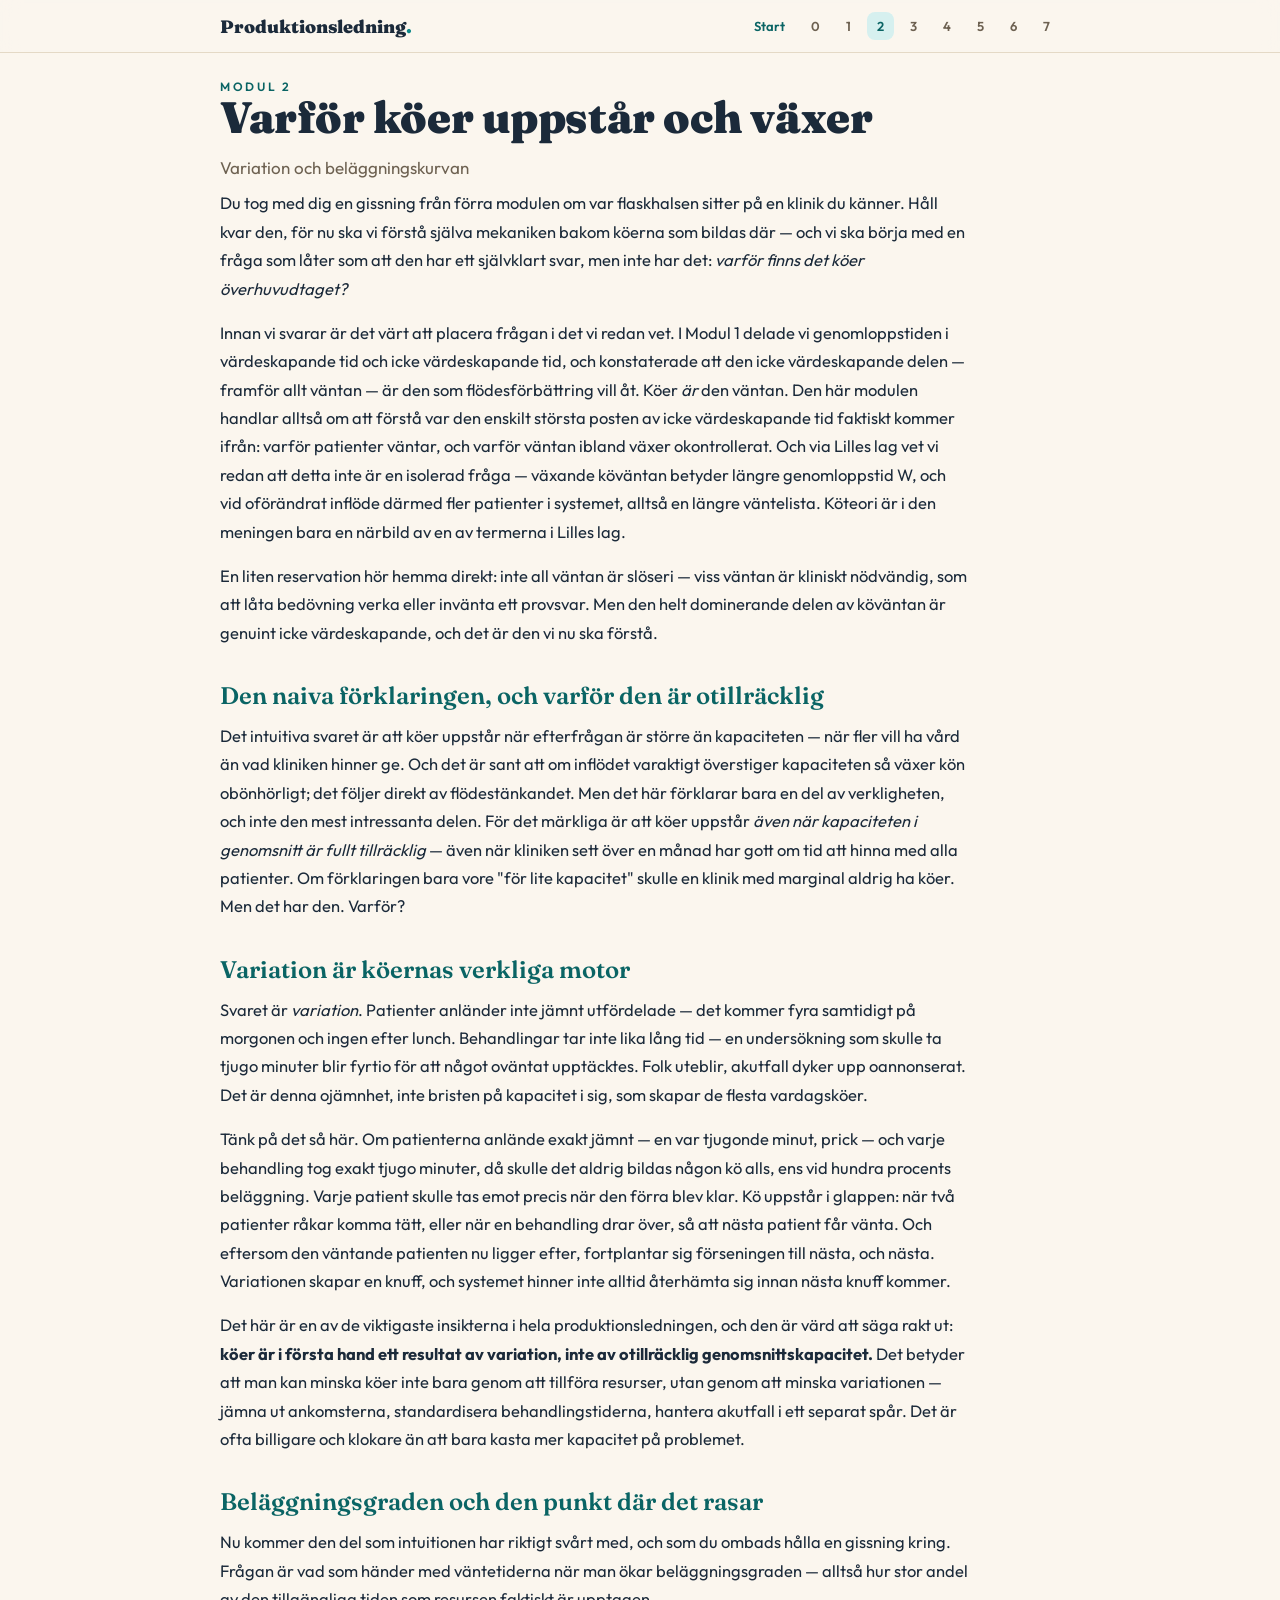
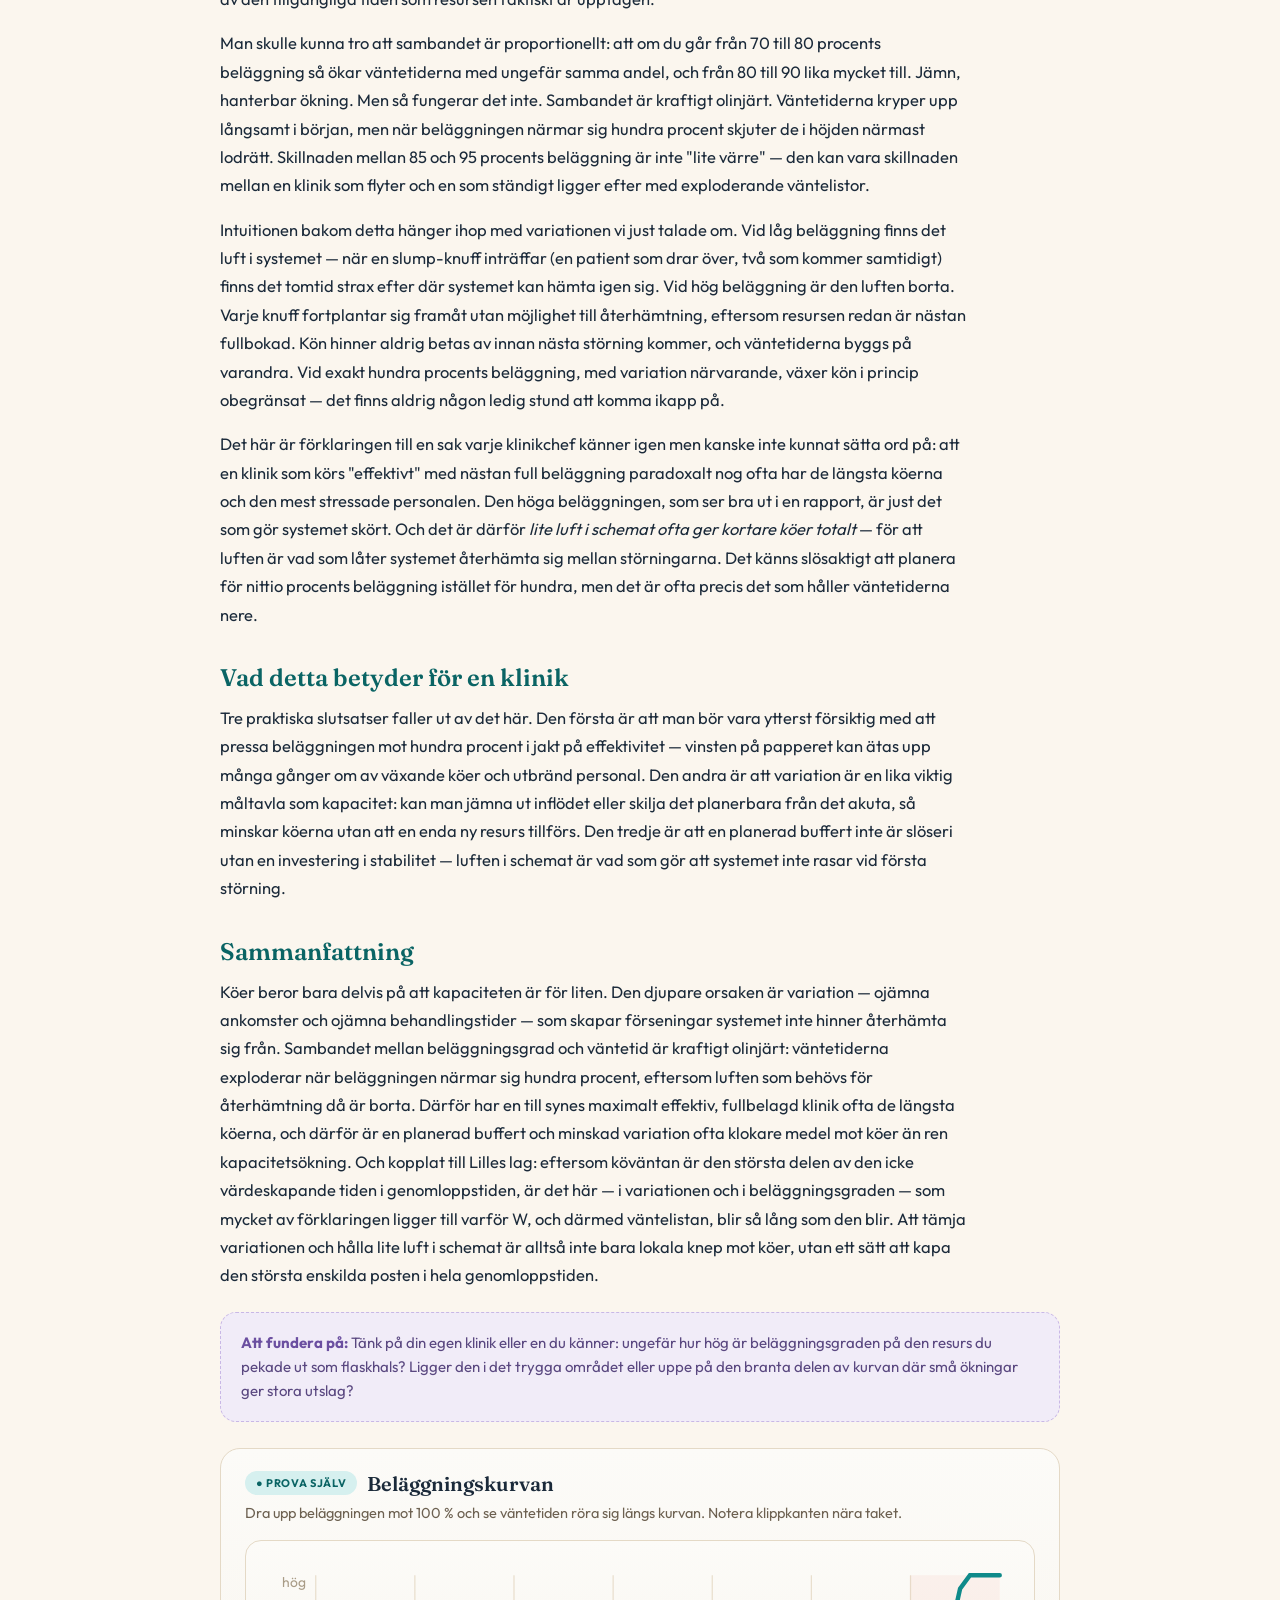
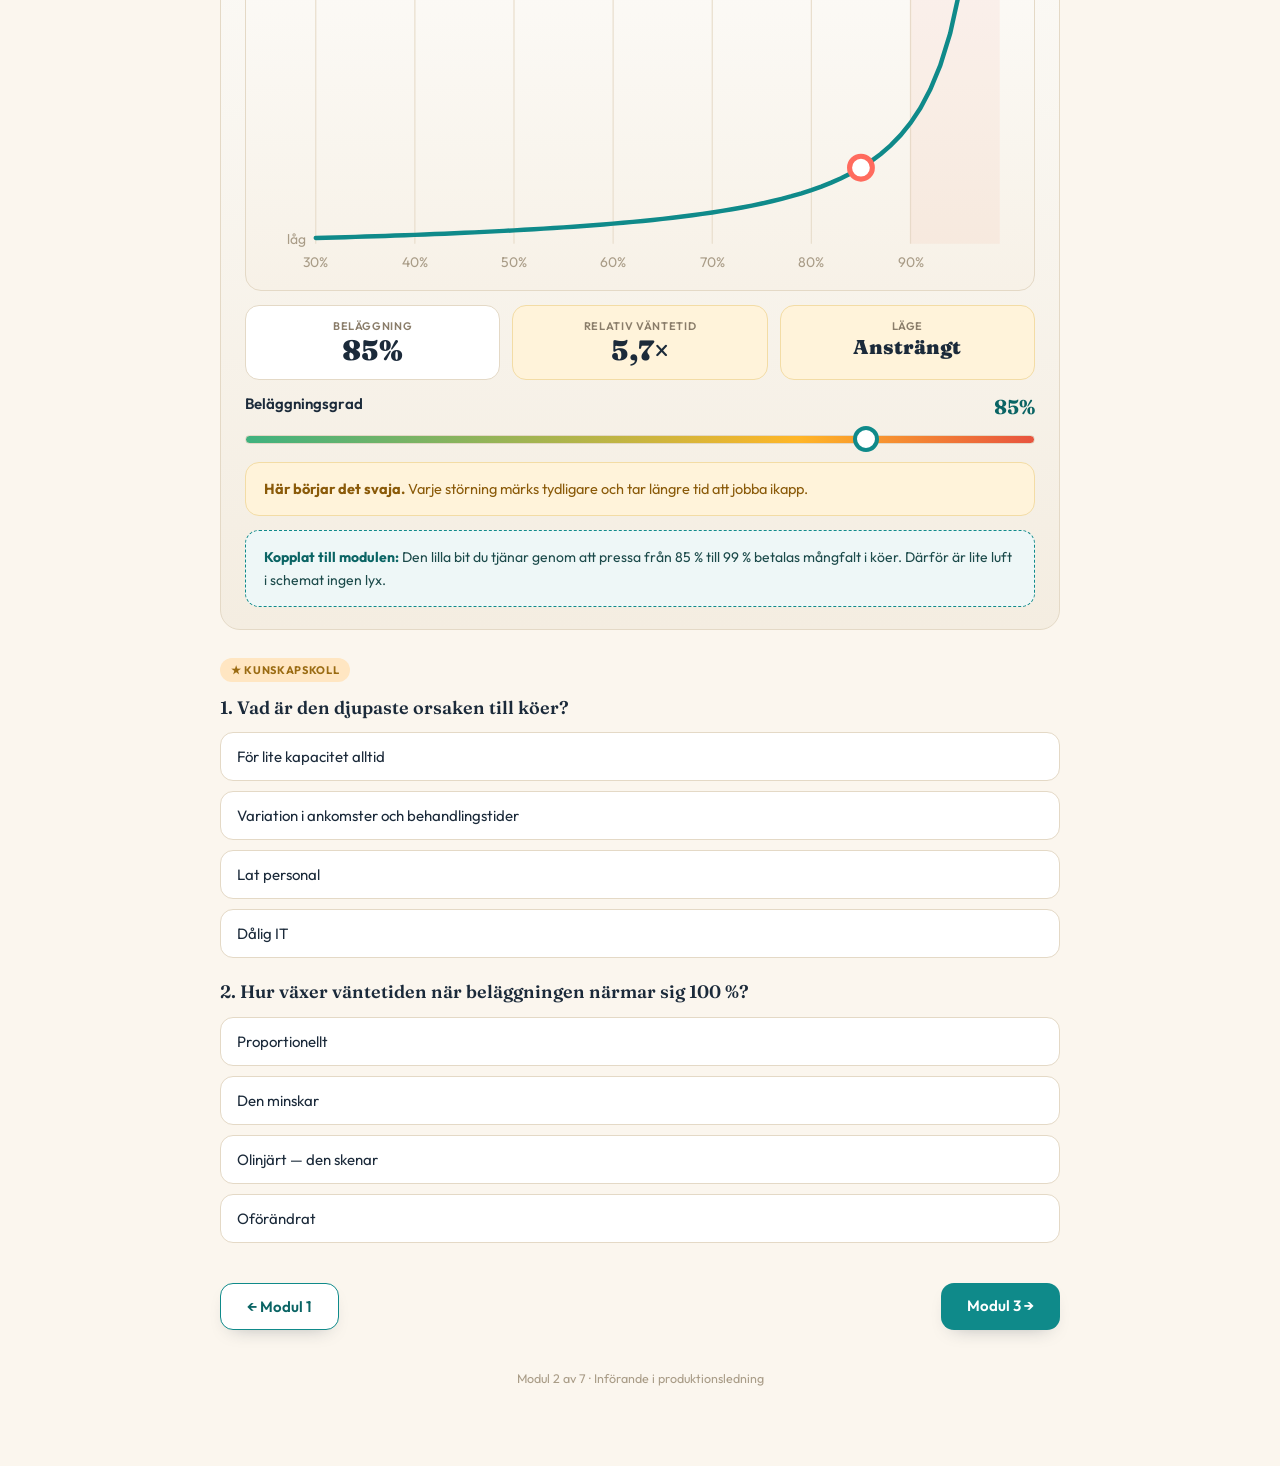
<file: modul2.html>
<!DOCTYPE html>
<html lang="sv">
<head>
<meta charset="UTF-8">
<meta name="viewport" content="width=device-width, initial-scale=1.0">
<title>Modul 2 — Varför köer uppstår och växer</title>
<link rel="preconnect" href="https://fonts.googleapis.com"><link rel="preconnect" href="https://fonts.gstatic.com" crossorigin>
<link href="https://fonts.googleapis.com/css2?family=Fraunces:opsz,wght@9..144,400;9..144,600;9..144,900&family=Outfit:wght@300;400;500;600;700&display=swap" rel="stylesheet">
<link rel="stylesheet" href="style.css">
</head>
<body>
<div id="nav"></div>
<div class="wrap">
  <article class="lesson">
    <div class="eyebrow">Modul 2</div>
    <h1>Varför köer uppstår och växer</h1>
    <p class="lede">Variation och beläggningskurvan</p>
    <p>Du tog med dig en gissning från förra modulen om var flaskhalsen sitter på en klinik du känner. Håll kvar den, för nu ska vi förstå själva mekaniken bakom köerna som bildas där — och vi ska börja med en fråga som låter som att den har ett självklart svar, men inte har det: <em>varför finns det köer överhuvudtaget?</em></p>
<p>Innan vi svarar är det värt att placera frågan i det vi redan vet. I Modul 1 delade vi genomloppstiden i värdeskapande tid och icke värdeskapande tid, och konstaterade att den icke värdeskapande delen — framför allt väntan — är den som flödesförbättring vill åt. Köer <em>är</em> den väntan. Den här modulen handlar alltså om att förstå var den enskilt största posten av icke värdeskapande tid faktiskt kommer ifrån: varför patienter väntar, och varför väntan ibland växer okontrollerat. Och via Lilles lag vet vi redan att detta inte är en isolerad fråga — växande köväntan betyder längre genomloppstid W, och vid oförändrat inflöde därmed fler patienter i systemet, alltså en längre väntelista. Köteori är i den meningen bara en närbild av en av termerna i Lilles lag.</p>
<p>En liten reservation hör hemma direkt: inte all väntan är slöseri — viss väntan är kliniskt nödvändig, som att låta bedövning verka eller invänta ett provsvar. Men den helt dominerande delen av köväntan är genuint icke värdeskapande, och det är den vi nu ska förstå.</p>
<h2>Den naiva förklaringen, och varför den är otillräcklig</h2>
<p>Det intuitiva svaret är att köer uppstår när efterfrågan är större än kapaciteten — när fler vill ha vård än vad kliniken hinner ge. Och det är sant att om inflödet varaktigt överstiger kapaciteten så växer kön obönhörligt; det följer direkt av flödestänkandet. Men det här förklarar bara en del av verkligheten, och inte den mest intressanta delen. För det märkliga är att köer uppstår <em>även när kapaciteten i genomsnitt är fullt tillräcklig</em> — även när kliniken sett över en månad har gott om tid att hinna med alla patienter. Om förklaringen bara vore "för lite kapacitet" skulle en klinik med marginal aldrig ha köer. Men det har den. Varför?</p>
<h2>Variation är köernas verkliga motor</h2>
<p>Svaret är <em>variation</em>. Patienter anländer inte jämnt utfördelade — det kommer fyra samtidigt på morgonen och ingen efter lunch. Behandlingar tar inte lika lång tid — en undersökning som skulle ta tjugo minuter blir fyrtio för att något oväntat upptäcktes. Folk uteblir, akutfall dyker upp oannonserat. Det är denna ojämnhet, inte bristen på kapacitet i sig, som skapar de flesta vardagsköer.</p>
<p>Tänk på det så här. Om patienterna anlände exakt jämnt — en var tjugonde minut, prick — och varje behandling tog exakt tjugo minuter, då skulle det aldrig bildas någon kö alls, ens vid hundra procents beläggning. Varje patient skulle tas emot precis när den förra blev klar. Kö uppstår i glappen: när två patienter råkar komma tätt, eller när en behandling drar över, så att nästa patient får vänta. Och eftersom den väntande patienten nu ligger efter, fortplantar sig förseningen till nästa, och nästa. Variationen skapar en knuff, och systemet hinner inte alltid återhämta sig innan nästa knuff kommer.</p>
<p>Det här är en av de viktigaste insikterna i hela produktionsledningen, och den är värd att säga rakt ut: <strong>köer är i första hand ett resultat av variation, inte av otillräcklig genomsnittskapacitet.</strong> Det betyder att man kan minska köer inte bara genom att tillföra resurser, utan genom att minska variationen — jämna ut ankomsterna, standardisera behandlingstiderna, hantera akutfall i ett separat spår. Det är ofta billigare och klokare än att bara kasta mer kapacitet på problemet.</p>
<h2>Beläggningsgraden och den punkt där det rasar</h2>
<p>Nu kommer den del som intuitionen har riktigt svårt med, och som du ombads hålla en gissning kring. Frågan är vad som händer med väntetiderna när man ökar beläggningsgraden — alltså hur stor andel av den tillgängliga tiden som resursen faktiskt är upptagen.</p>
<p>Man skulle kunna tro att sambandet är proportionellt: att om du går från 70 till 80 procents beläggning så ökar väntetiderna med ungefär samma andel, och från 80 till 90 lika mycket till. Jämn, hanterbar ökning. Men så fungerar det inte. Sambandet är kraftigt olinjärt. Väntetiderna kryper upp långsamt i början, men när beläggningen närmar sig hundra procent skjuter de i höjden närmast lodrätt. Skillnaden mellan 85 och 95 procents beläggning är inte "lite värre" — den kan vara skillnaden mellan en klinik som flyter och en som ständigt ligger efter med exploderande väntelistor.</p>
<p>Intuitionen bakom detta hänger ihop med variationen vi just talade om. Vid låg beläggning finns det luft i systemet — när en slump-knuff inträffar (en patient som drar över, två som kommer samtidigt) finns det tomtid strax efter där systemet kan hämta igen sig. Vid hög beläggning är den luften borta. Varje knuff fortplantar sig framåt utan möjlighet till återhämtning, eftersom resursen redan är nästan fullbokad. Kön hinner aldrig betas av innan nästa störning kommer, och väntetiderna byggs på varandra. Vid exakt hundra procents beläggning, med variation närvarande, växer kön i princip obegränsat — det finns aldrig någon ledig stund att komma ikapp på.</p>
<p>Det här är förklaringen till en sak varje klinikchef känner igen men kanske inte kunnat sätta ord på: att en klinik som körs "effektivt" med nästan full beläggning paradoxalt nog ofta har de längsta köerna och den mest stressade personalen. Den höga beläggningen, som ser bra ut i en rapport, är just det som gör systemet skört. Och det är därför <em>lite luft i schemat ofta ger kortare köer totalt</em> — för att luften är vad som låter systemet återhämta sig mellan störningarna. Det känns slösaktigt att planera för nittio procents beläggning istället för hundra, men det är ofta precis det som håller väntetiderna nere.</p>
<h2>Vad detta betyder för en klinik</h2>
<p>Tre praktiska slutsatser faller ut av det här. Den första är att man bör vara ytterst försiktig med att pressa beläggningen mot hundra procent i jakt på effektivitet — vinsten på papperet kan ätas upp många gånger om av växande köer och utbränd personal. Den andra är att variation är en lika viktig måltavla som kapacitet: kan man jämna ut inflödet eller skilja det planerbara från det akuta, så minskar köerna utan att en enda ny resurs tillförs. Den tredje är att en planerad buffert inte är slöseri utan en investering i stabilitet — luften i schemat är vad som gör att systemet inte rasar vid första störning.</p>
<h2>Sammanfattning</h2>
<p>Köer beror bara delvis på att kapaciteten är för liten. Den djupare orsaken är variation — ojämna ankomster och ojämna behandlingstider — som skapar förseningar systemet inte hinner återhämta sig från. Sambandet mellan beläggningsgrad och väntetid är kraftigt olinjärt: väntetiderna exploderar när beläggningen närmar sig hundra procent, eftersom luften som behövs för återhämtning då är borta. Därför har en till synes maximalt effektiv, fullbelagd klinik ofta de längsta köerna, och därför är en planerad buffert och minskad variation ofta klokare medel mot köer än ren kapacitetsökning. Och kopplat till Lilles lag: eftersom köväntan är den största delen av den icke värdeskapande tiden i genomloppstiden, är det här — i variationen och i beläggningsgraden — som mycket av förklaringen ligger till varför W, och därmed väntelistan, blir så lång som den blir. Att tämja variationen och hålla lite luft i schemat är alltså inte bara lokala knep mot köer, utan ett sätt att kapa den största enskilda posten i hela genomloppstiden.</p>
<div class="callout"><span class="tag">Att fundera på:</span> Tänk på din egen klinik eller en du känner: ungefär hur hög är beläggningsgraden på den resurs du pekade ut som flaskhals? Ligger den i det trygga området eller uppe på den branta delen av kurvan där små ökningar ger stora utslag?</div>
    
    <div class="lab"><div class="labhead"><span class="labbadge">● Prova själv</span><h3>Beläggningskurvan</h3></div>
    <div class="labsub">Dra upp beläggningen mot 100 % och se väntetiden röra sig längs kurvan. Notera klippkanten nära taket.</div>
    <div id="occ"></div>
    <div class="takeaway"><span class="tag">Kopplat till modulen:</span> Den lilla bit du tjänar genom att pressa från 85 % till 99 % betalas mångfalt i köer. Därför är lite luft i schemat ingen lyx.</div></div>
    <div class="quiz"><div class="qhead"><span class="qbadge">★ Kunskapskoll</span></div><div id="quiz2"></div></div>
  </article>
  <div class="modnav">
    <a class="btn ghost" href="modul1.html">← Modul 1</a>
    <div class="spacer"></div>
    <a class="btn" href="modul3.html">Modul 3 →</a>
  </div>
  <footer class="foot">Modul 2 av 7 · Införande i produktionsledning</footer>
</div>
<script src="app.js"></script>
<script>
  document.getElementById('nav').innerHTML = buildNav('modul2.html');
  
  occupancyLab('occ');
  buildQuiz('quiz2', [{"q":"Vad är den djupaste orsaken till köer?","opts":["För lite kapacitet alltid","Variation i ankomster och behandlingstider","Lat personal","Dålig IT"],"a":1,"e":"Med helt jämna ankomster och behandlingstider skulle ingen kö bildas ens vid 100 % beläggning."},{"q":"Hur växer väntetiden när beläggningen närmar sig 100 %?","opts":["Proportionellt","Den minskar","Olinjärt — den skenar","Oförändrat"],"a":2,"e":"Nära taket finns ingen luft att återhämta sig i, så köerna byggs på varandra."}]);
  markDone('modul2.html');
</script>
</body>
</html>
</file>
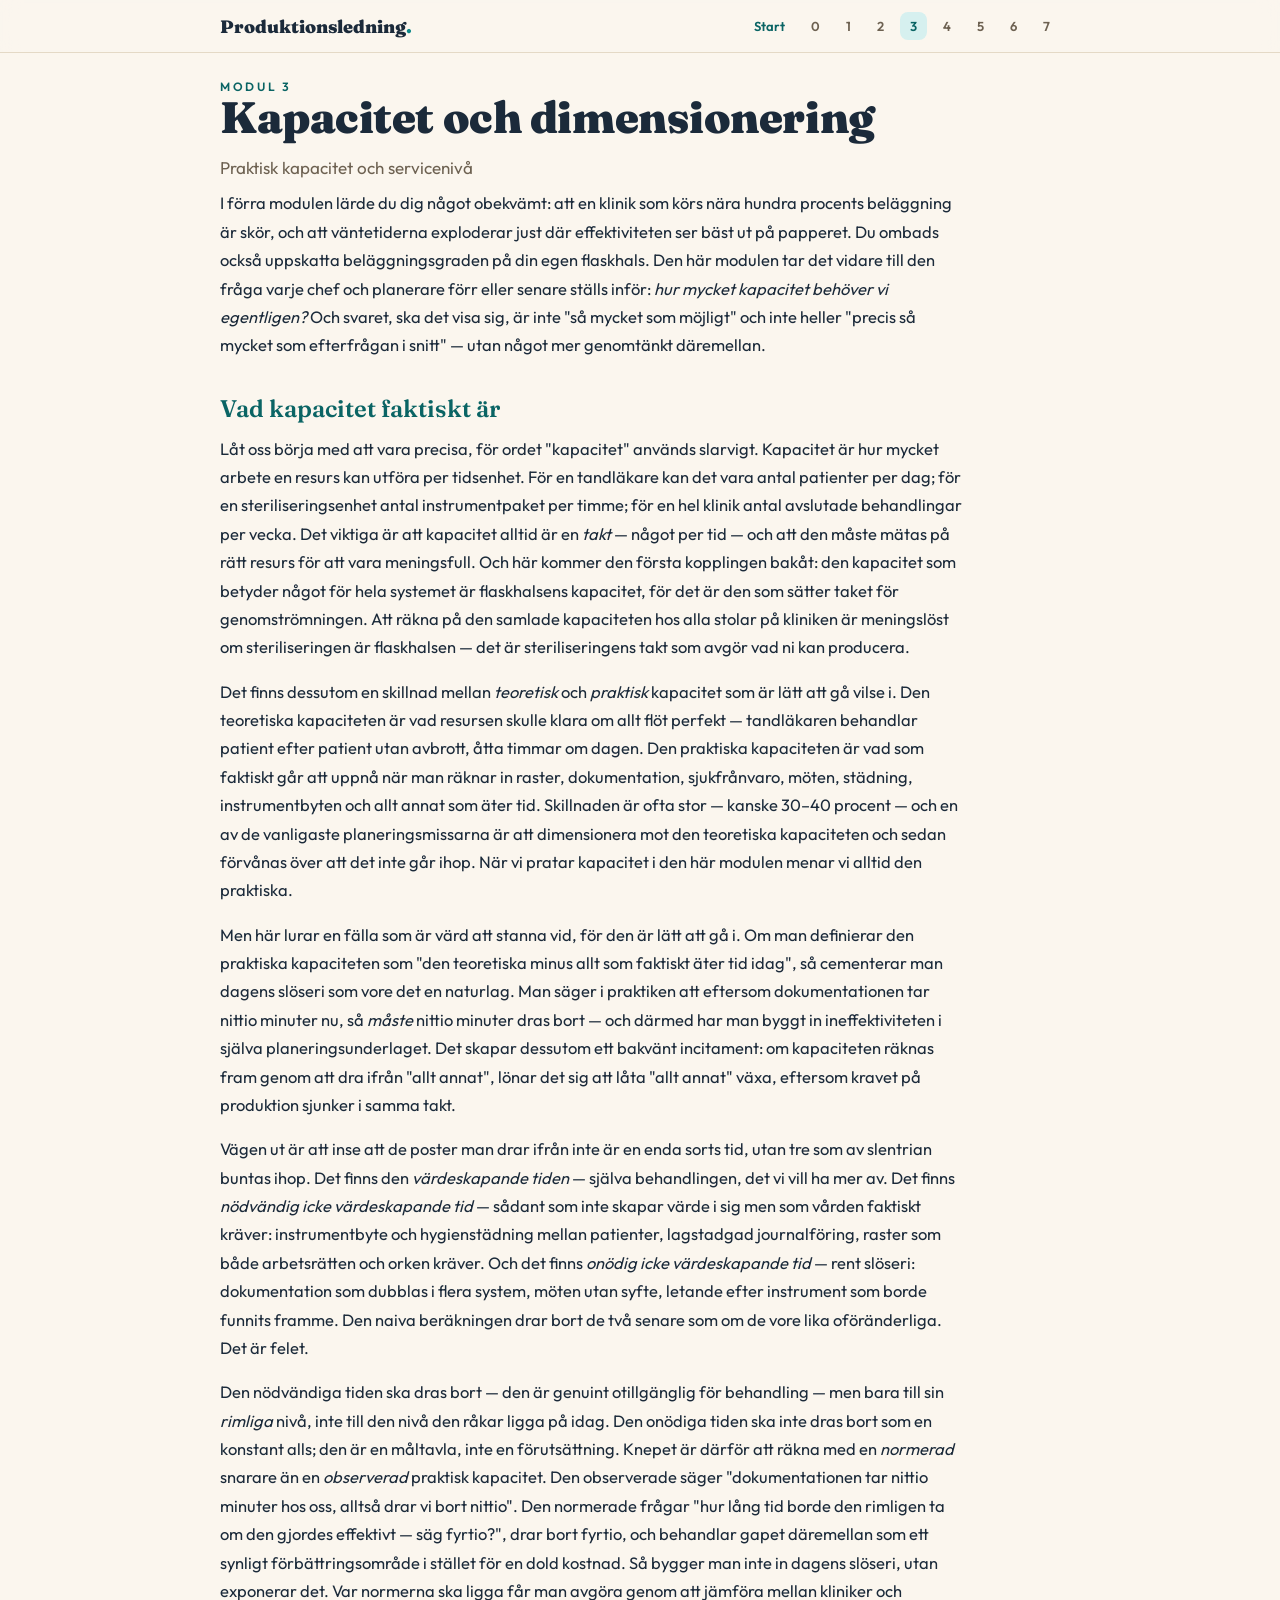
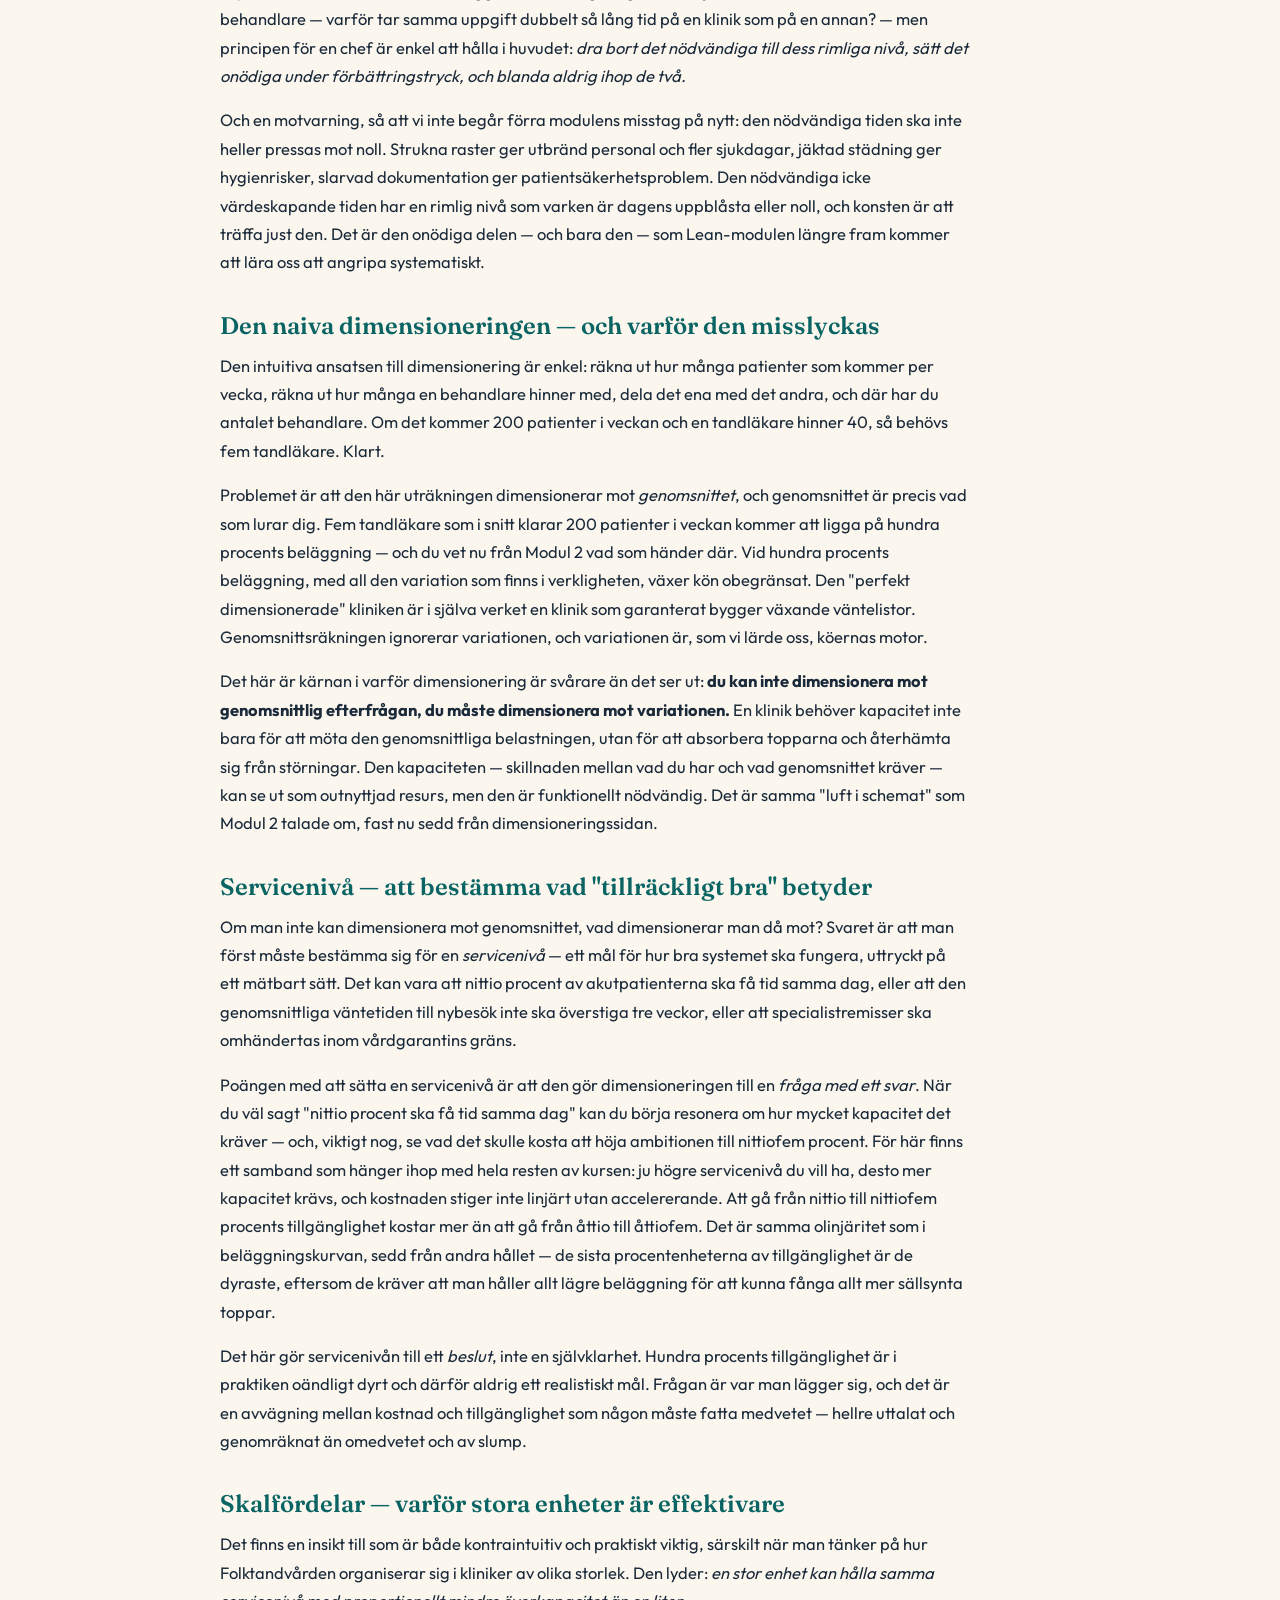
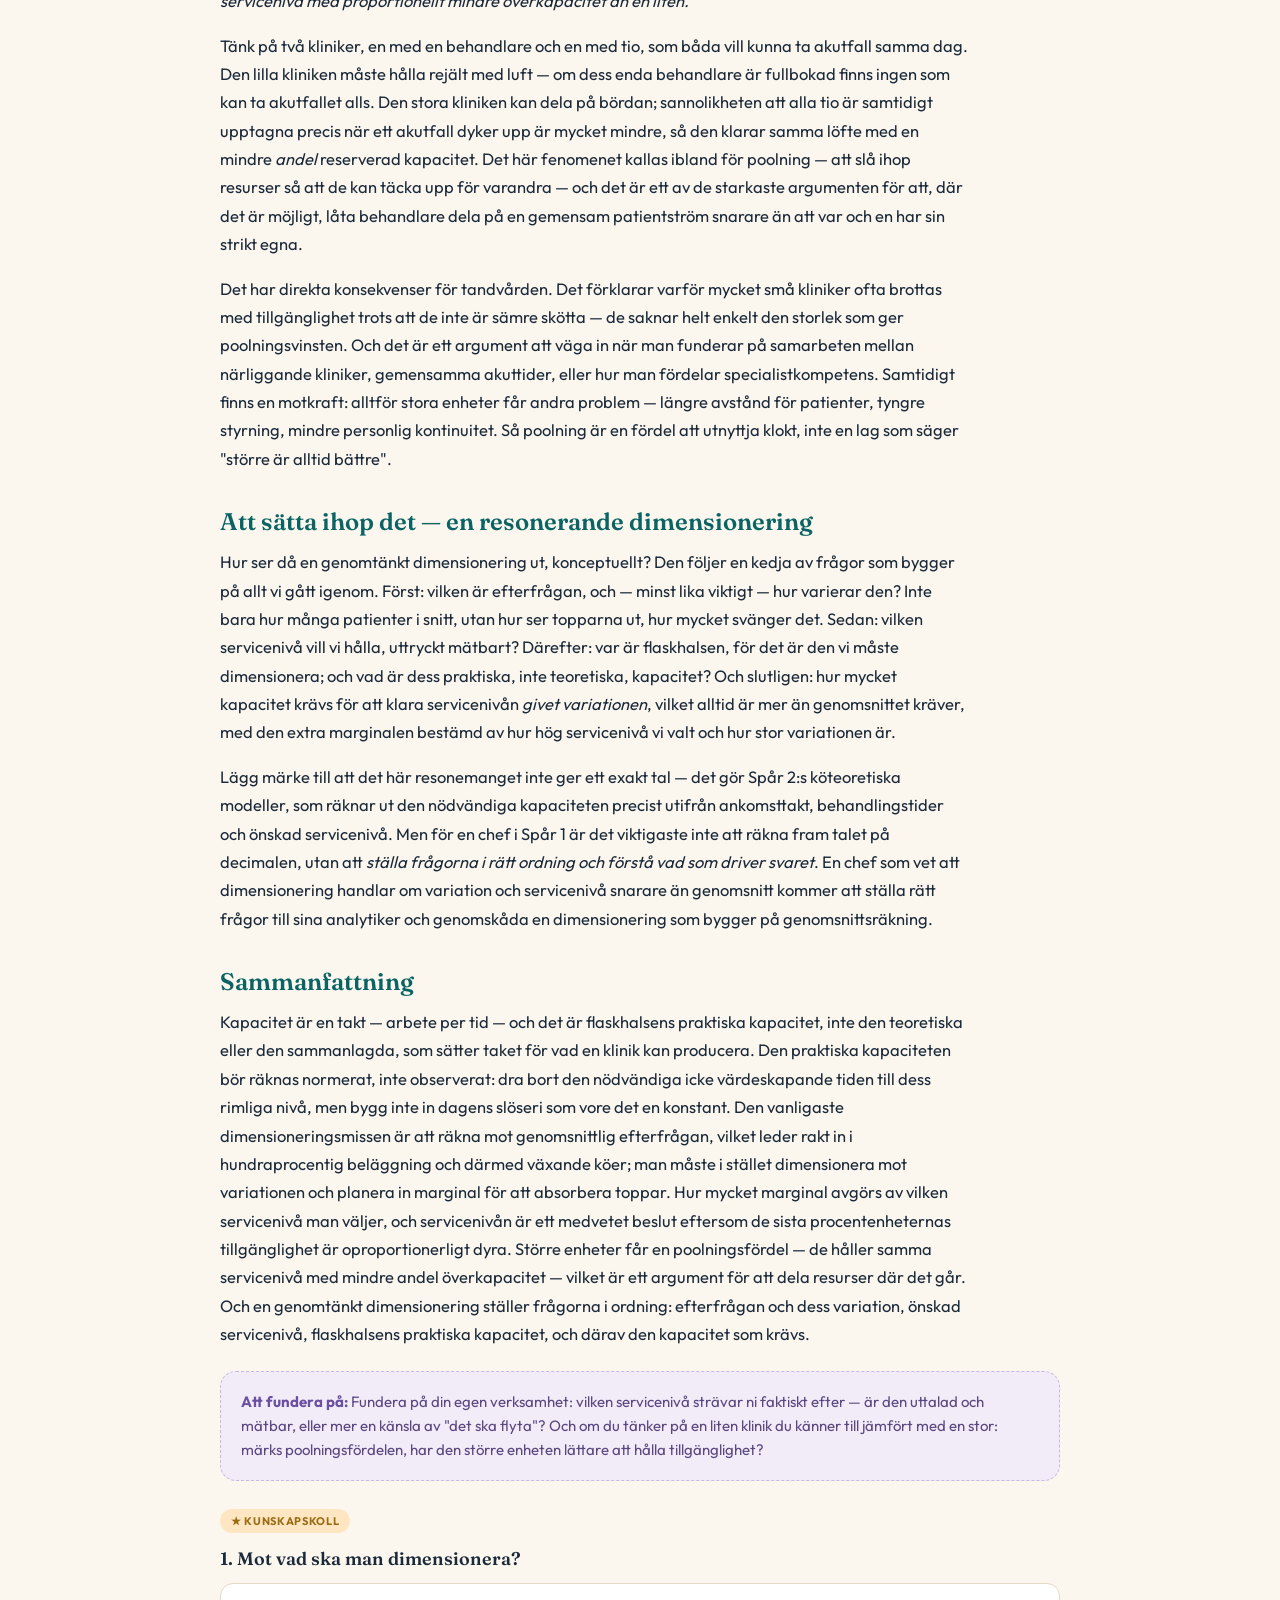
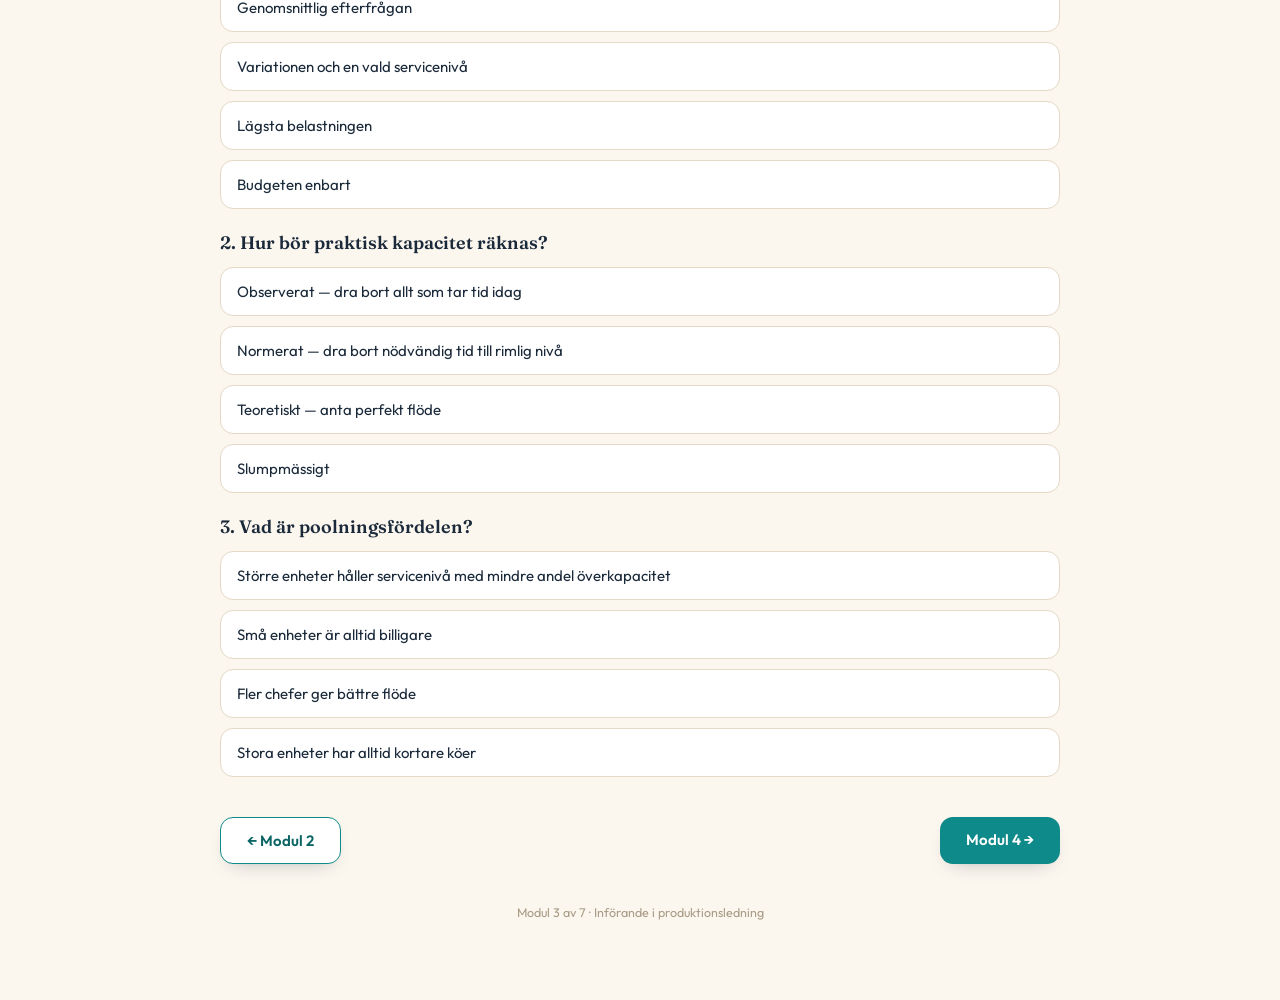
<file: modul3.html>
<!DOCTYPE html>
<html lang="sv">
<head>
<meta charset="UTF-8">
<meta name="viewport" content="width=device-width, initial-scale=1.0">
<title>Modul 3 — Kapacitet och dimensionering</title>
<link rel="preconnect" href="https://fonts.googleapis.com"><link rel="preconnect" href="https://fonts.gstatic.com" crossorigin>
<link href="https://fonts.googleapis.com/css2?family=Fraunces:opsz,wght@9..144,400;9..144,600;9..144,900&family=Outfit:wght@300;400;500;600;700&display=swap" rel="stylesheet">
<link rel="stylesheet" href="style.css">
</head>
<body>
<div id="nav"></div>
<div class="wrap">
  <article class="lesson">
    <div class="eyebrow">Modul 3</div>
    <h1>Kapacitet och dimensionering</h1>
    <p class="lede">Praktisk kapacitet och servicenivå</p>
    <p>I förra modulen lärde du dig något obekvämt: att en klinik som körs nära hundra procents beläggning är skör, och att väntetiderna exploderar just där effektiviteten ser bäst ut på papperet. Du ombads också uppskatta beläggningsgraden på din egen flaskhals. Den här modulen tar det vidare till den fråga varje chef och planerare förr eller senare ställs inför: <em>hur mycket kapacitet behöver vi egentligen?</em> Och svaret, ska det visa sig, är inte "så mycket som möjligt" och inte heller "precis så mycket som efterfrågan i snitt" — utan något mer genomtänkt däremellan.</p>
<h2>Vad kapacitet faktiskt är</h2>
<p>Låt oss börja med att vara precisa, för ordet "kapacitet" används slarvigt. Kapacitet är hur mycket arbete en resurs kan utföra per tidsenhet. För en tandläkare kan det vara antal patienter per dag; för en steriliseringsenhet antal instrumentpaket per timme; för en hel klinik antal avslutade behandlingar per vecka. Det viktiga är att kapacitet alltid är en <em>takt</em> — något per tid — och att den måste mätas på rätt resurs för att vara meningsfull. Och här kommer den första kopplingen bakåt: den kapacitet som betyder något för hela systemet är flaskhalsens kapacitet, för det är den som sätter taket för genomströmningen. Att räkna på den samlade kapaciteten hos alla stolar på kliniken är meningslöst om steriliseringen är flaskhalsen — det är steriliseringens takt som avgör vad ni kan producera.</p>
<p>Det finns dessutom en skillnad mellan <em>teoretisk</em> och <em>praktisk</em> kapacitet som är lätt att gå vilse i. Den teoretiska kapaciteten är vad resursen skulle klara om allt flöt perfekt — tandläkaren behandlar patient efter patient utan avbrott, åtta timmar om dagen. Den praktiska kapaciteten är vad som faktiskt går att uppnå när man räknar in raster, dokumentation, sjukfrånvaro, möten, städning, instrumentbyten och allt annat som äter tid. Skillnaden är ofta stor — kanske 30–40 procent — och en av de vanligaste planeringsmissarna är att dimensionera mot den teoretiska kapaciteten och sedan förvånas över att det inte går ihop. När vi pratar kapacitet i den här modulen menar vi alltid den praktiska.</p>
<p>Men här lurar en fälla som är värd att stanna vid, för den är lätt att gå i. Om man definierar den praktiska kapaciteten som "den teoretiska minus allt som faktiskt äter tid idag", så cementerar man dagens slöseri som vore det en naturlag. Man säger i praktiken att eftersom dokumentationen tar nittio minuter nu, så <em>måste</em> nittio minuter dras bort — och därmed har man byggt in ineffektiviteten i själva planeringsunderlaget. Det skapar dessutom ett bakvänt incitament: om kapaciteten räknas fram genom att dra ifrån "allt annat", lönar det sig att låta "allt annat" växa, eftersom kravet på produktion sjunker i samma takt.</p>
<p>Vägen ut är att inse att de poster man drar ifrån inte är en enda sorts tid, utan tre som av slentrian buntas ihop. Det finns den <em>värdeskapande tiden</em> — själva behandlingen, det vi vill ha mer av. Det finns <em>nödvändig icke värdeskapande tid</em> — sådant som inte skapar värde i sig men som vården faktiskt kräver: instrumentbyte och hygienstädning mellan patienter, lagstadgad journalföring, raster som både arbetsrätten och orken kräver. Och det finns <em>onödig icke värdeskapande tid</em> — rent slöseri: dokumentation som dubblas i flera system, möten utan syfte, letande efter instrument som borde funnits framme. Den naiva beräkningen drar bort de två senare som om de vore lika oföränderliga. Det är felet.</p>
<p>Den nödvändiga tiden ska dras bort — den är genuint otillgänglig för behandling — men bara till sin <em>rimliga</em> nivå, inte till den nivå den råkar ligga på idag. Den onödiga tiden ska inte dras bort som en konstant alls; den är en måltavla, inte en förutsättning. Knepet är därför att räkna med en <em>normerad</em> snarare än en <em>observerad</em> praktisk kapacitet. Den observerade säger "dokumentationen tar nittio minuter hos oss, alltså drar vi bort nittio". Den normerade frågar "hur lång tid borde den rimligen ta om den gjordes effektivt — säg fyrtio?", drar bort fyrtio, och behandlar gapet däremellan som ett synligt förbättringsområde i stället för en dold kostnad. Så bygger man inte in dagens slöseri, utan exponerar det. Var normerna ska ligga får man avgöra genom att jämföra mellan kliniker och behandlare — varför tar samma uppgift dubbelt så lång tid på en klinik som på en annan? — men principen för en chef är enkel att hålla i huvudet: <em>dra bort det nödvändiga till dess rimliga nivå, sätt det onödiga under förbättringstryck, och blanda aldrig ihop de två.</em></p>
<p>Och en motvarning, så att vi inte begår förra modulens misstag på nytt: den nödvändiga tiden ska inte heller pressas mot noll. Strukna raster ger utbränd personal och fler sjukdagar, jäktad städning ger hygienrisker, slarvad dokumentation ger patientsäkerhetsproblem. Den nödvändiga icke värdeskapande tiden har en rimlig nivå som varken är dagens uppblåsta eller noll, och konsten är att träffa just den. Det är den onödiga delen — och bara den — som Lean-modulen längre fram kommer att lära oss att angripa systematiskt.</p>
<h2>Den naiva dimensioneringen — och varför den misslyckas</h2>
<p>Den intuitiva ansatsen till dimensionering är enkel: räkna ut hur många patienter som kommer per vecka, räkna ut hur många en behandlare hinner med, dela det ena med det andra, och där har du antalet behandlare. Om det kommer 200 patienter i veckan och en tandläkare hinner 40, så behövs fem tandläkare. Klart.</p>
<p>Problemet är att den här uträkningen dimensionerar mot <em>genomsnittet</em>, och genomsnittet är precis vad som lurar dig. Fem tandläkare som i snitt klarar 200 patienter i veckan kommer att ligga på hundra procents beläggning — och du vet nu från Modul 2 vad som händer där. Vid hundra procents beläggning, med all den variation som finns i verkligheten, växer kön obegränsat. Den "perfekt dimensionerade" kliniken är i själva verket en klinik som garanterat bygger växande väntelistor. Genomsnittsräkningen ignorerar variationen, och variationen är, som vi lärde oss, köernas motor.</p>
<p>Det här är kärnan i varför dimensionering är svårare än det ser ut: <strong>du kan inte dimensionera mot genomsnittlig efterfrågan, du måste dimensionera mot variationen.</strong> En klinik behöver kapacitet inte bara för att möta den genomsnittliga belastningen, utan för att absorbera topparna och återhämta sig från störningar. Den kapaciteten — skillnaden mellan vad du har och vad genomsnittet kräver — kan se ut som outnyttjad resurs, men den är funktionellt nödvändig. Det är samma "luft i schemat" som Modul 2 talade om, fast nu sedd från dimensioneringssidan.</p>
<h2>Servicenivå — att bestämma vad "tillräckligt bra" betyder</h2>
<p>Om man inte kan dimensionera mot genomsnittet, vad dimensionerar man då mot? Svaret är att man först måste bestämma sig för en <em>servicenivå</em> — ett mål för hur bra systemet ska fungera, uttryckt på ett mätbart sätt. Det kan vara att nittio procent av akutpatienterna ska få tid samma dag, eller att den genomsnittliga väntetiden till nybesök inte ska överstiga tre veckor, eller att specialistremisser ska omhändertas inom vårdgarantins gräns.</p>
<p>Poängen med att sätta en servicenivå är att den gör dimensioneringen till en <em>fråga med ett svar</em>. När du väl sagt "nittio procent ska få tid samma dag" kan du börja resonera om hur mycket kapacitet det kräver — och, viktigt nog, se vad det skulle kosta att höja ambitionen till nittiofem procent. För här finns ett samband som hänger ihop med hela resten av kursen: ju högre servicenivå du vill ha, desto mer kapacitet krävs, och kostnaden stiger inte linjärt utan accelererande. Att gå från nittio till nittiofem procents tillgänglighet kostar mer än att gå från åttio till åttiofem. Det är samma olinjäritet som i beläggningskurvan, sedd från andra hållet — de sista procentenheterna av tillgänglighet är de dyraste, eftersom de kräver att man håller allt lägre beläggning för att kunna fånga allt mer sällsynta toppar.</p>
<p>Det här gör servicenivån till ett <em>beslut</em>, inte en självklarhet. Hundra procents tillgänglighet är i praktiken oändligt dyrt och därför aldrig ett realistiskt mål. Frågan är var man lägger sig, och det är en avvägning mellan kostnad och tillgänglighet som någon måste fatta medvetet — hellre uttalat och genomräknat än omedvetet och av slump.</p>
<h2>Skalfördelar — varför stora enheter är effektivare</h2>
<p>Det finns en insikt till som är både kontraintuitiv och praktiskt viktig, särskilt när man tänker på hur Folktandvården organiserar sig i kliniker av olika storlek. Den lyder: <em>en stor enhet kan hålla samma servicenivå med proportionellt mindre överkapacitet än en liten.</em></p>
<p>Tänk på två kliniker, en med en behandlare och en med tio, som båda vill kunna ta akutfall samma dag. Den lilla kliniken måste hålla rejält med luft — om dess enda behandlare är fullbokad finns ingen som kan ta akutfallet alls. Den stora kliniken kan dela på bördan; sannolikheten att alla tio är samtidigt upptagna precis när ett akutfall dyker upp är mycket mindre, så den klarar samma löfte med en mindre <em>andel</em> reserverad kapacitet. Det här fenomenet kallas ibland för poolning — att slå ihop resurser så att de kan täcka upp för varandra — och det är ett av de starkaste argumenten för att, där det är möjligt, låta behandlare dela på en gemensam patientström snarare än att var och en har sin strikt egna.</p>
<p>Det har direkta konsekvenser för tandvården. Det förklarar varför mycket små kliniker ofta brottas med tillgänglighet trots att de inte är sämre skötta — de saknar helt enkelt den storlek som ger poolningsvinsten. Och det är ett argument att väga in när man funderar på samarbeten mellan närliggande kliniker, gemensamma akuttider, eller hur man fördelar specialistkompetens. Samtidigt finns en motkraft: alltför stora enheter får andra problem — längre avstånd för patienter, tyngre styrning, mindre personlig kontinuitet. Så poolning är en fördel att utnyttja klokt, inte en lag som säger "större är alltid bättre".</p>
<h2>Att sätta ihop det — en resonerande dimensionering</h2>
<p>Hur ser då en genomtänkt dimensionering ut, konceptuellt? Den följer en kedja av frågor som bygger på allt vi gått igenom. Först: vilken är efterfrågan, och — minst lika viktigt — hur varierar den? Inte bara hur många patienter i snitt, utan hur ser topparna ut, hur mycket svänger det. Sedan: vilken servicenivå vill vi hålla, uttryckt mätbart? Därefter: var är flaskhalsen, för det är den vi måste dimensionera; och vad är dess praktiska, inte teoretiska, kapacitet? Och slutligen: hur mycket kapacitet krävs för att klara servicenivån <em>givet variationen</em>, vilket alltid är mer än genomsnittet kräver, med den extra marginalen bestämd av hur hög servicenivå vi valt och hur stor variationen är.</p>
<p>Lägg märke till att det här resonemanget inte ger ett exakt tal — det gör Spår 2:s köteoretiska modeller, som räknar ut den nödvändiga kapaciteten precist utifrån ankomsttakt, behandlingstider och önskad servicenivå. Men för en chef i Spår 1 är det viktigaste inte att räkna fram talet på decimalen, utan att <em>ställa frågorna i rätt ordning och förstå vad som driver svaret</em>. En chef som vet att dimensionering handlar om variation och servicenivå snarare än genomsnitt kommer att ställa rätt frågor till sina analytiker och genomskåda en dimensionering som bygger på genomsnittsräkning.</p>
<h2>Sammanfattning</h2>
<p>Kapacitet är en takt — arbete per tid — och det är flaskhalsens praktiska kapacitet, inte den teoretiska eller den sammanlagda, som sätter taket för vad en klinik kan producera. Den praktiska kapaciteten bör räknas normerat, inte observerat: dra bort den nödvändiga icke värdeskapande tiden till dess rimliga nivå, men bygg inte in dagens slöseri som vore det en konstant. Den vanligaste dimensioneringsmissen är att räkna mot genomsnittlig efterfrågan, vilket leder rakt in i hundraprocentig beläggning och därmed växande köer; man måste i stället dimensionera mot variationen och planera in marginal för att absorbera toppar. Hur mycket marginal avgörs av vilken servicenivå man väljer, och servicenivån är ett medvetet beslut eftersom de sista procentenheternas tillgänglighet är oproportionerligt dyra. Större enheter får en poolningsfördel — de håller samma servicenivå med mindre andel överkapacitet — vilket är ett argument för att dela resurser där det går. Och en genomtänkt dimensionering ställer frågorna i ordning: efterfrågan och dess variation, önskad servicenivå, flaskhalsens praktiska kapacitet, och därav den kapacitet som krävs.</p>
<div class="callout"><span class="tag">Att fundera på:</span> Fundera på din egen verksamhet: vilken servicenivå strävar ni faktiskt efter — är den uttalad och mätbar, eller mer en känsla av "det ska flyta"? Och om du tänker på en liten klinik du känner till jämfört med en stor: märks poolningsfördelen, har den större enheten lättare att hålla tillgänglighet?</div>
    
    <div class="quiz"><div class="qhead"><span class="qbadge">★ Kunskapskoll</span></div><div id="quiz3"></div></div>
  </article>
  <div class="modnav">
    <a class="btn ghost" href="modul2.html">← Modul 2</a>
    <div class="spacer"></div>
    <a class="btn" href="modul4.html">Modul 4 →</a>
  </div>
  <footer class="foot">Modul 3 av 7 · Införande i produktionsledning</footer>
</div>
<script src="app.js"></script>
<script>
  document.getElementById('nav').innerHTML = buildNav('modul3.html');
  
  
  buildQuiz('quiz3', [{"q":"Mot vad ska man dimensionera?","opts":["Genomsnittlig efterfrågan","Variationen och en vald servicenivå","Lägsta belastningen","Budgeten enbart"],"a":1,"e":"Att dimensionera mot snittet leder rakt in i 100 % beläggning. Planera för variationen."},{"q":"Hur bör praktisk kapacitet räknas?","opts":["Observerat — dra bort allt som tar tid idag","Normerat — dra bort nödvändig tid till rimlig nivå","Teoretiskt — anta perfekt flöde","Slumpmässigt"],"a":1,"e":"Normerad kapacitet bygger inte in dagens slöseri, utan synliggör det."},{"q":"Vad är poolningsfördelen?","opts":["Större enheter håller servicenivå med mindre andel överkapacitet","Små enheter är alltid billigare","Fler chefer ger bättre flöde","Stora enheter har alltid kortare köer"],"a":0,"e":"Resurser som delar börda kan täcka upp för varandra, så slumpen jämnas ut."}]);
  markDone('modul3.html');
</script>
</body>
</html>
</file>
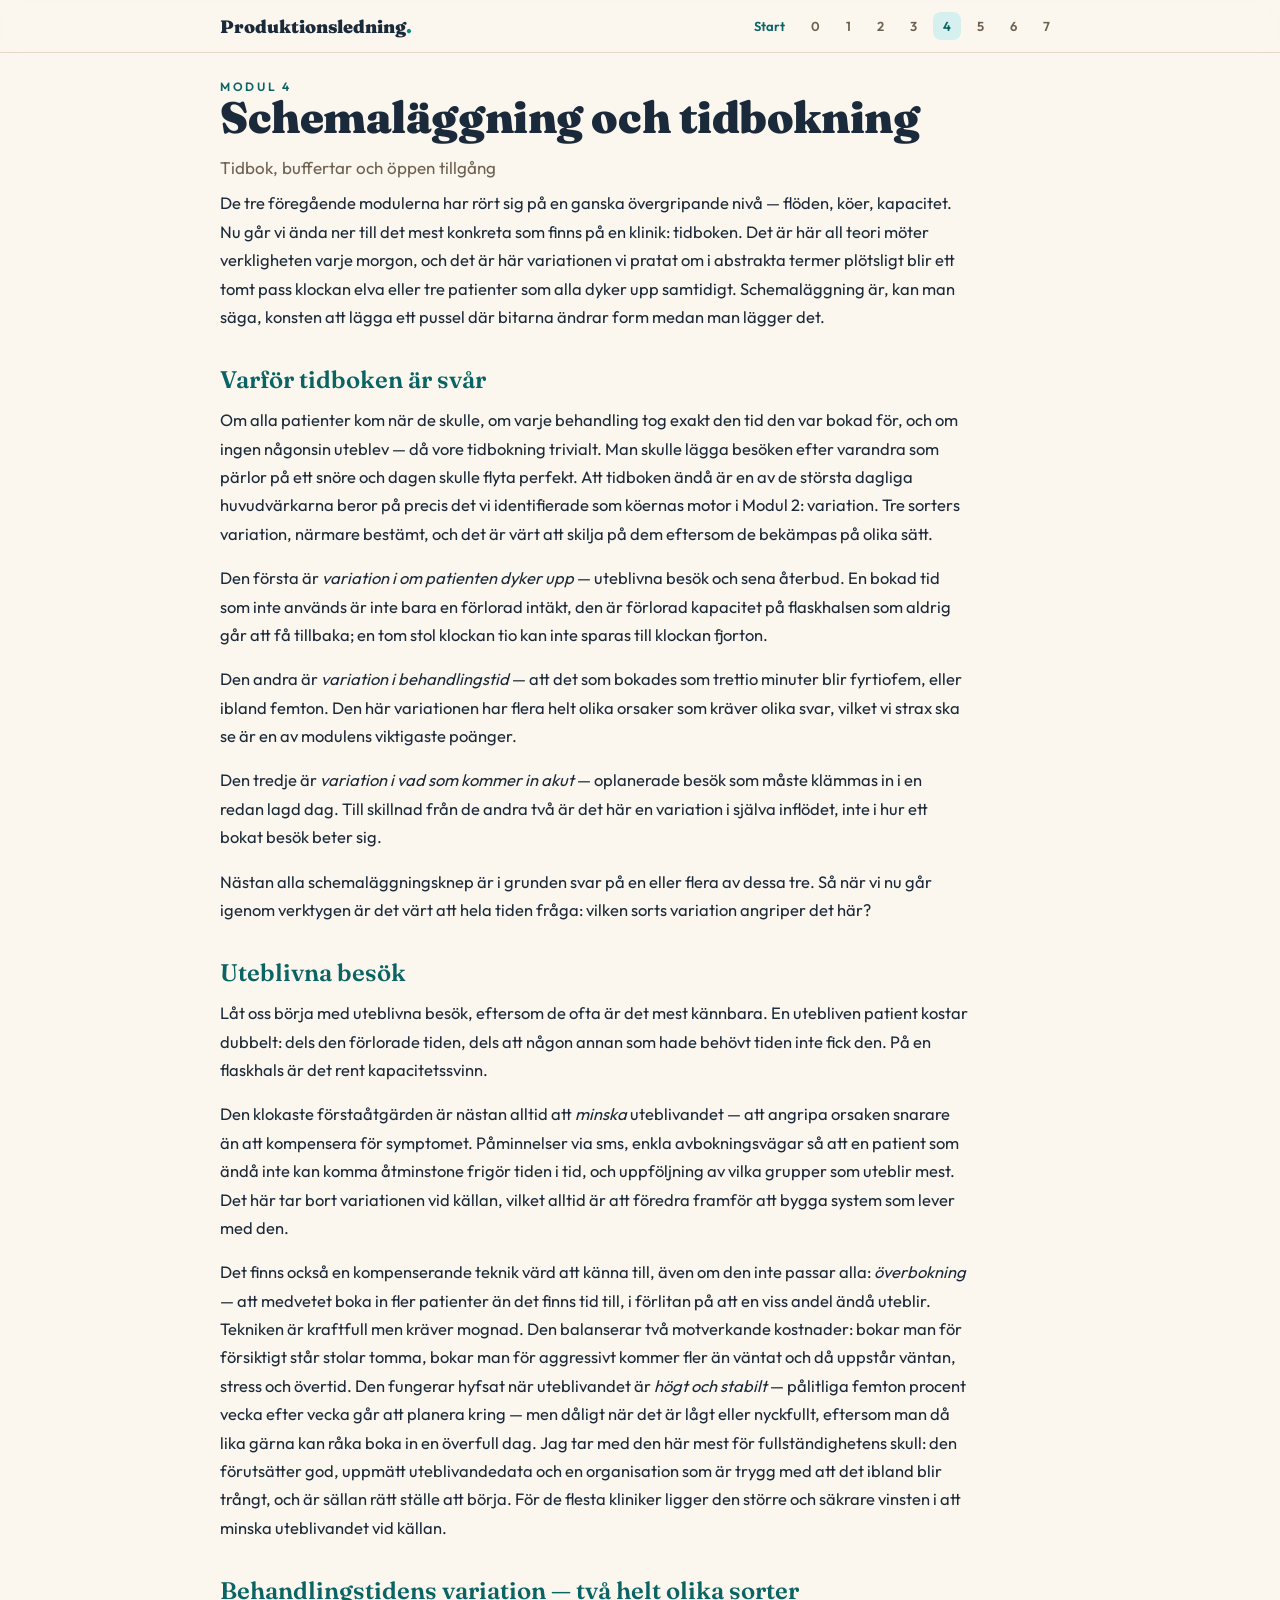
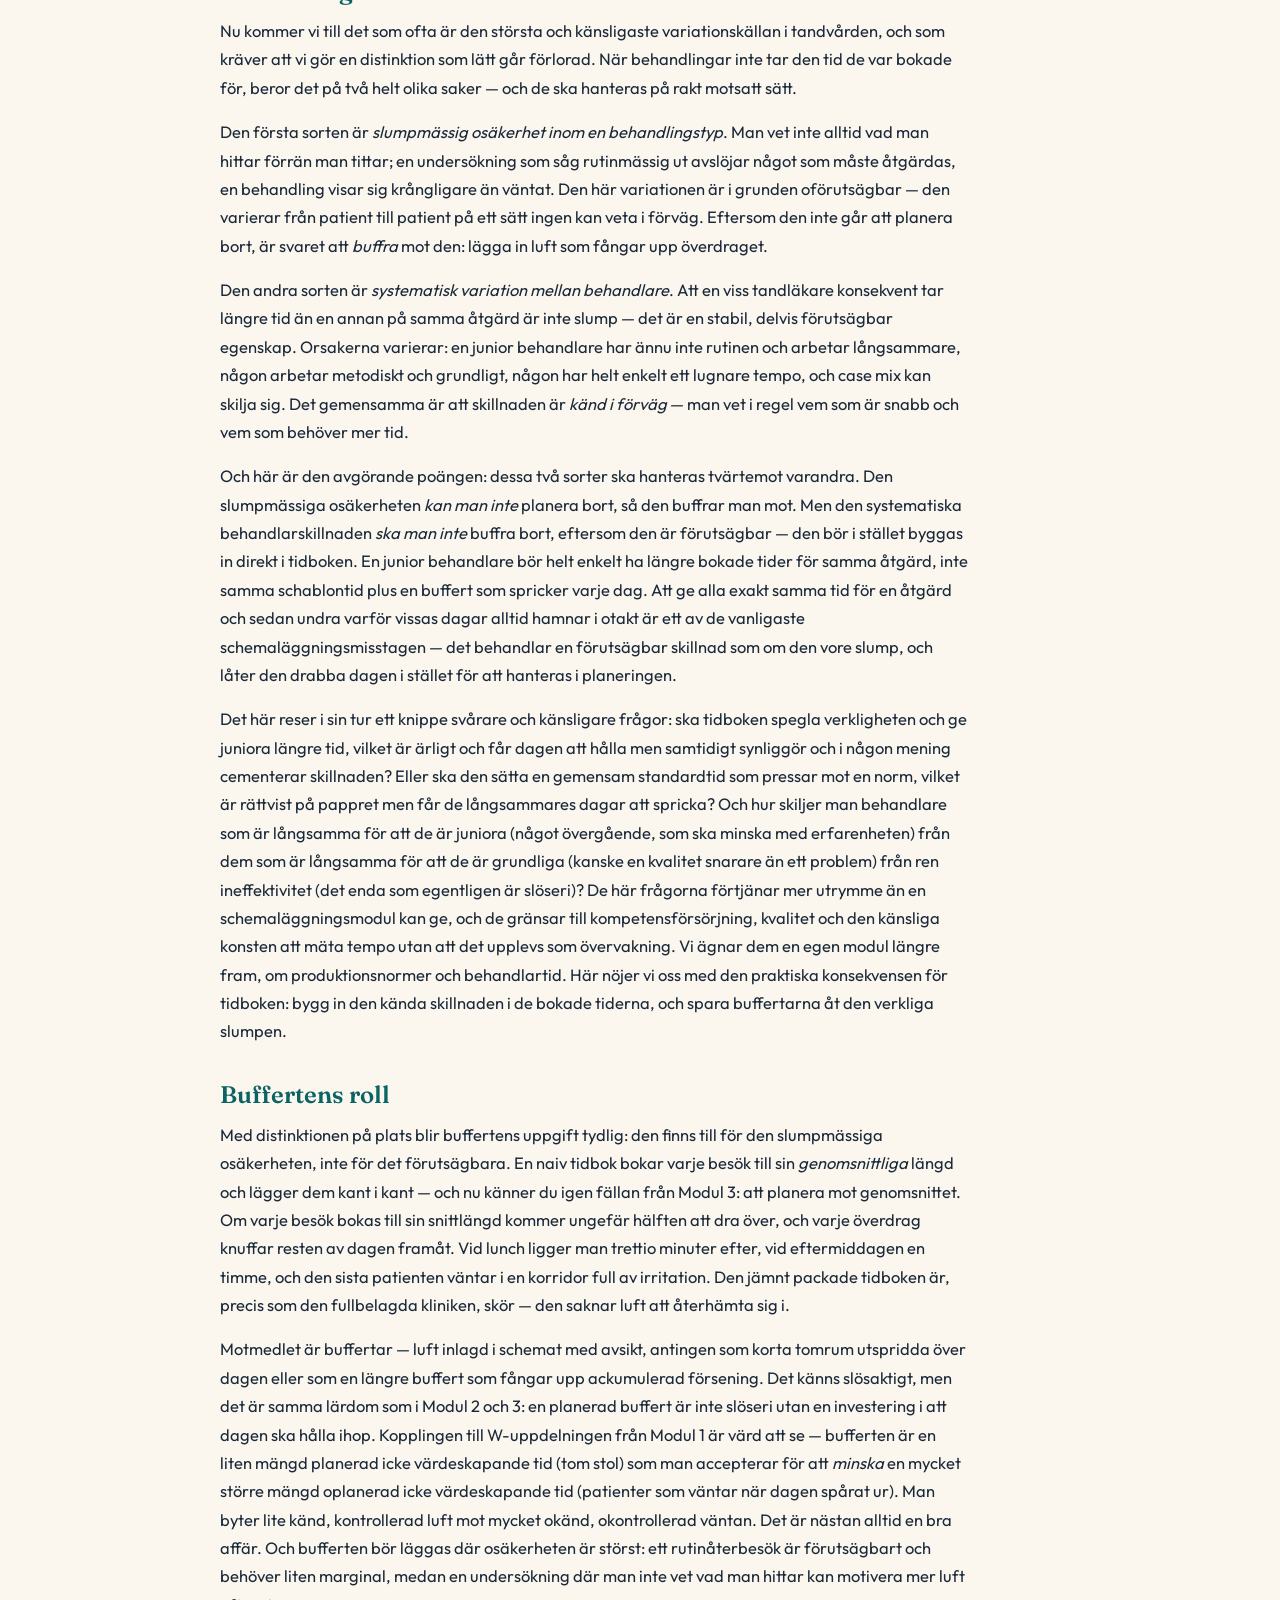
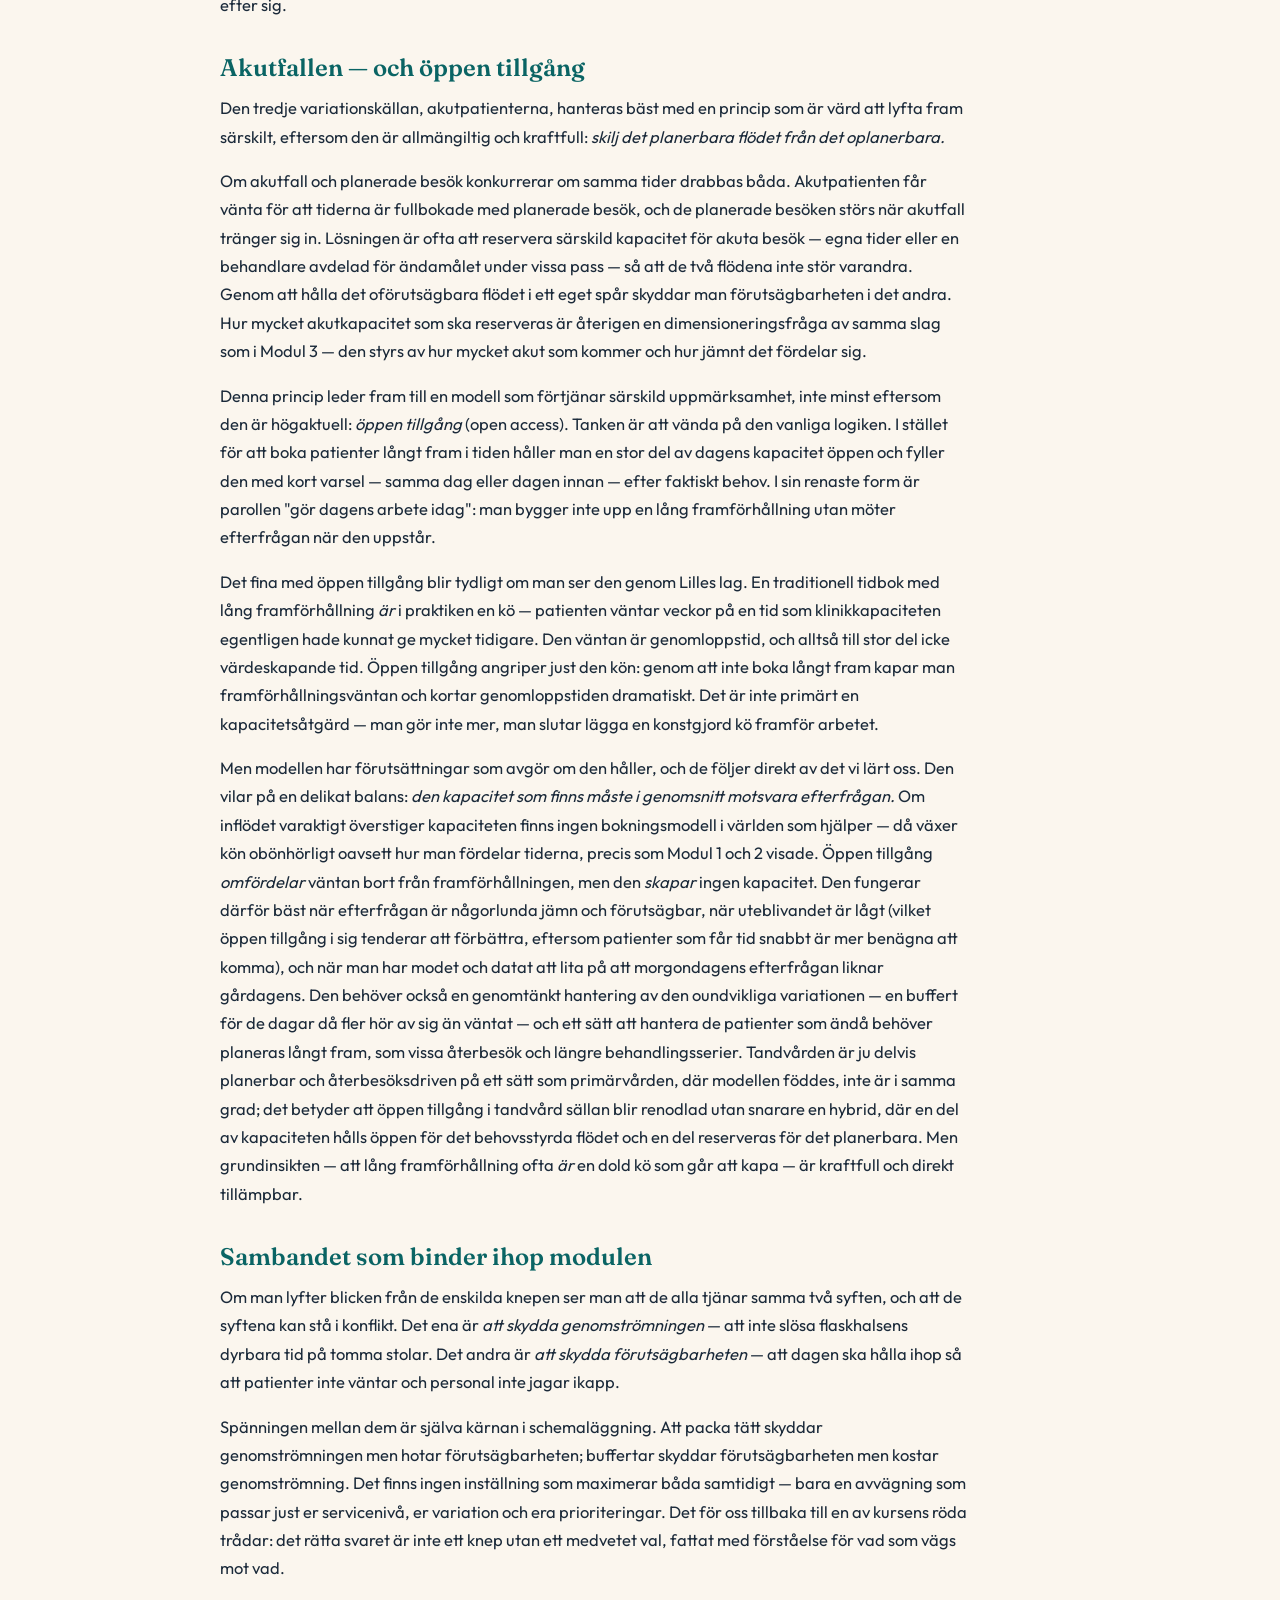
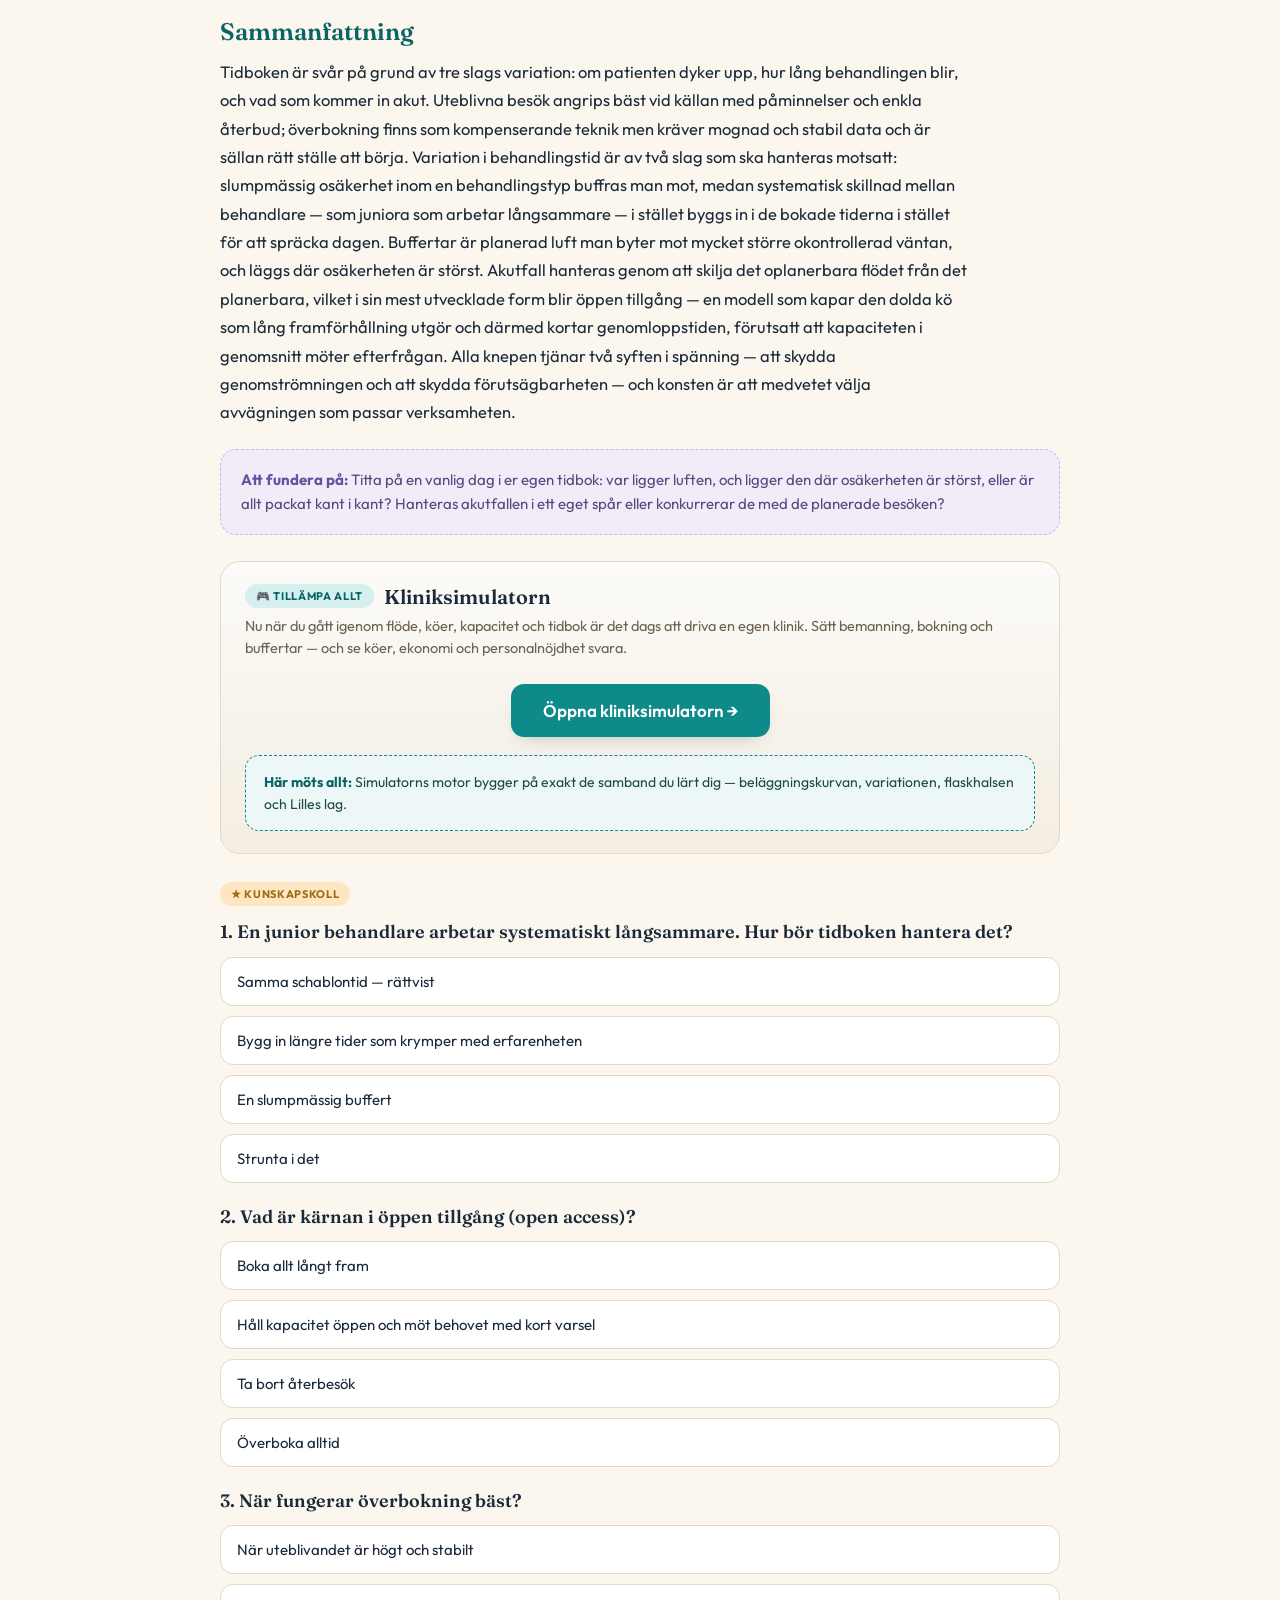
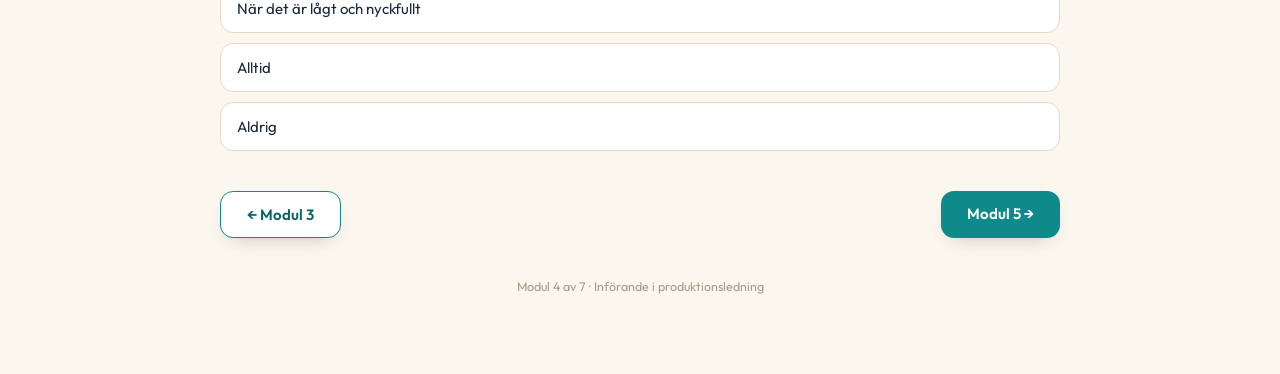
<file: modul4.html>
<!DOCTYPE html>
<html lang="sv">
<head>
<meta charset="UTF-8">
<meta name="viewport" content="width=device-width, initial-scale=1.0">
<title>Modul 4 — Schemaläggning och tidbokning</title>
<link rel="preconnect" href="https://fonts.googleapis.com"><link rel="preconnect" href="https://fonts.gstatic.com" crossorigin>
<link href="https://fonts.googleapis.com/css2?family=Fraunces:opsz,wght@9..144,400;9..144,600;9..144,900&family=Outfit:wght@300;400;500;600;700&display=swap" rel="stylesheet">
<link rel="stylesheet" href="style.css">
</head>
<body>
<div id="nav"></div>
<div class="wrap">
  <article class="lesson">
    <div class="eyebrow">Modul 4</div>
    <h1>Schemaläggning och tidbokning</h1>
    <p class="lede">Tidbok, buffertar och öppen tillgång</p>
    <p>De tre föregående modulerna har rört sig på en ganska övergripande nivå — flöden, köer, kapacitet. Nu går vi ända ner till det mest konkreta som finns på en klinik: tidboken. Det är här all teori möter verkligheten varje morgon, och det är här variationen vi pratat om i abstrakta termer plötsligt blir ett tomt pass klockan elva eller tre patienter som alla dyker upp samtidigt. Schemaläggning är, kan man säga, konsten att lägga ett pussel där bitarna ändrar form medan man lägger det.</p>
<h2>Varför tidboken är svår</h2>
<p>Om alla patienter kom när de skulle, om varje behandling tog exakt den tid den var bokad för, och om ingen någonsin uteblev — då vore tidbokning trivialt. Man skulle lägga besöken efter varandra som pärlor på ett snöre och dagen skulle flyta perfekt. Att tidboken ändå är en av de största dagliga huvudvärkarna beror på precis det vi identifierade som köernas motor i Modul 2: variation. Tre sorters variation, närmare bestämt, och det är värt att skilja på dem eftersom de bekämpas på olika sätt.</p>
<p>Den första är <em>variation i om patienten dyker upp</em> — uteblivna besök och sena återbud. En bokad tid som inte används är inte bara en förlorad intäkt, den är förlorad kapacitet på flaskhalsen som aldrig går att få tillbaka; en tom stol klockan tio kan inte sparas till klockan fjorton.</p>
<p>Den andra är <em>variation i behandlingstid</em> — att det som bokades som trettio minuter blir fyrtiofem, eller ibland femton. Den här variationen har flera helt olika orsaker som kräver olika svar, vilket vi strax ska se är en av modulens viktigaste poänger.</p>
<p>Den tredje är <em>variation i vad som kommer in akut</em> — oplanerade besök som måste klämmas in i en redan lagd dag. Till skillnad från de andra två är det här en variation i själva inflödet, inte i hur ett bokat besök beter sig.</p>
<p>Nästan alla schemaläggningsknep är i grunden svar på en eller flera av dessa tre. Så när vi nu går igenom verktygen är det värt att hela tiden fråga: vilken sorts variation angriper det här?</p>
<h2>Uteblivna besök</h2>
<p>Låt oss börja med uteblivna besök, eftersom de ofta är det mest kännbara. En utebliven patient kostar dubbelt: dels den förlorade tiden, dels att någon annan som hade behövt tiden inte fick den. På en flaskhals är det rent kapacitetssvinn.</p>
<p>Den klokaste förstaåtgärden är nästan alltid att <em>minska</em> uteblivandet — att angripa orsaken snarare än att kompensera för symptomet. Påminnelser via sms, enkla avbokningsvägar så att en patient som ändå inte kan komma åtminstone frigör tiden i tid, och uppföljning av vilka grupper som uteblir mest. Det här tar bort variationen vid källan, vilket alltid är att föredra framför att bygga system som lever med den.</p>
<p>Det finns också en kompenserande teknik värd att känna till, även om den inte passar alla: <em>överbokning</em> — att medvetet boka in fler patienter än det finns tid till, i förlitan på att en viss andel ändå uteblir. Tekniken är kraftfull men kräver mognad. Den balanserar två motverkande kostnader: bokar man för försiktigt står stolar tomma, bokar man för aggressivt kommer fler än väntat och då uppstår väntan, stress och övertid. Den fungerar hyfsat när uteblivandet är <em>högt och stabilt</em> — pålitliga femton procent vecka efter vecka går att planera kring — men dåligt när det är lågt eller nyckfullt, eftersom man då lika gärna kan råka boka in en överfull dag. Jag tar med den här mest för fullständighetens skull: den förutsätter god, uppmätt uteblivandedata och en organisation som är trygg med att det ibland blir trångt, och är sällan rätt ställe att börja. För de flesta kliniker ligger den större och säkrare vinsten i att minska uteblivandet vid källan.</p>
<h2>Behandlingstidens variation — två helt olika sorter</h2>
<p>Nu kommer vi till det som ofta är den största och känsligaste variationskällan i tandvården, och som kräver att vi gör en distinktion som lätt går förlorad. När behandlingar inte tar den tid de var bokade för, beror det på två helt olika saker — och de ska hanteras på rakt motsatt sätt.</p>
<p>Den första sorten är <em>slumpmässig osäkerhet inom en behandlingstyp</em>. Man vet inte alltid vad man hittar förrän man tittar; en undersökning som såg rutinmässig ut avslöjar något som måste åtgärdas, en behandling visar sig krångligare än väntat. Den här variationen är i grunden oförutsägbar — den varierar från patient till patient på ett sätt ingen kan veta i förväg. Eftersom den inte går att planera bort, är svaret att <em>buffra</em> mot den: lägga in luft som fångar upp överdraget.</p>
<p>Den andra sorten är <em>systematisk variation mellan behandlare</em>. Att en viss tandläkare konsekvent tar längre tid än en annan på samma åtgärd är inte slump — det är en stabil, delvis förutsägbar egenskap. Orsakerna varierar: en junior behandlare har ännu inte rutinen och arbetar långsammare, någon arbetar metodiskt och grundligt, någon har helt enkelt ett lugnare tempo, och case mix kan skilja sig. Det gemensamma är att skillnaden är <em>känd i förväg</em> — man vet i regel vem som är snabb och vem som behöver mer tid.</p>
<p>Och här är den avgörande poängen: dessa två sorter ska hanteras tvärtemot varandra. Den slumpmässiga osäkerheten <em>kan man inte</em> planera bort, så den buffrar man mot. Men den systematiska behandlarskillnaden <em>ska man inte</em> buffra bort, eftersom den är förutsägbar — den bör i stället byggas in direkt i tidboken. En junior behandlare bör helt enkelt ha längre bokade tider för samma åtgärd, inte samma schablontid plus en buffert som spricker varje dag. Att ge alla exakt samma tid för en åtgärd och sedan undra varför vissas dagar alltid hamnar i otakt är ett av de vanligaste schemaläggningsmisstagen — det behandlar en förutsägbar skillnad som om den vore slump, och låter den drabba dagen i stället för att hanteras i planeringen.</p>
<p>Det här reser i sin tur ett knippe svårare och känsligare frågor: ska tidboken spegla verkligheten och ge juniora längre tid, vilket är ärligt och får dagen att hålla men samtidigt synliggör och i någon mening cementerar skillnaden? Eller ska den sätta en gemensam standardtid som pressar mot en norm, vilket är rättvist på pappret men får de långsammares dagar att spricka? Och hur skiljer man behandlare som är långsamma för att de är juniora (något övergående, som ska minska med erfarenheten) från dem som är långsamma för att de är grundliga (kanske en kvalitet snarare än ett problem) från ren ineffektivitet (det enda som egentligen är slöseri)? De här frågorna förtjänar mer utrymme än en schemaläggningsmodul kan ge, och de gränsar till kompetensförsörjning, kvalitet och den känsliga konsten att mäta tempo utan att det upplevs som övervakning. Vi ägnar dem en egen modul längre fram, om produktionsnormer och behandlartid. Här nöjer vi oss med den praktiska konsekvensen för tidboken: bygg in den kända skillnaden i de bokade tiderna, och spara buffertarna åt den verkliga slumpen.</p>
<h2>Buffertens roll</h2>
<p>Med distinktionen på plats blir buffertens uppgift tydlig: den finns till för den slumpmässiga osäkerheten, inte för det förutsägbara. En naiv tidbok bokar varje besök till sin <em>genomsnittliga</em> längd och lägger dem kant i kant — och nu känner du igen fällan från Modul 3: att planera mot genomsnittet. Om varje besök bokas till sin snittlängd kommer ungefär hälften att dra över, och varje överdrag knuffar resten av dagen framåt. Vid lunch ligger man trettio minuter efter, vid eftermiddagen en timme, och den sista patienten väntar i en korridor full av irritation. Den jämnt packade tidboken är, precis som den fullbelagda kliniken, skör — den saknar luft att återhämta sig i.</p>
<p>Motmedlet är buffertar — luft inlagd i schemat med avsikt, antingen som korta tomrum utspridda över dagen eller som en längre buffert som fångar upp ackumulerad försening. Det känns slösaktigt, men det är samma lärdom som i Modul 2 och 3: en planerad buffert är inte slöseri utan en investering i att dagen ska hålla ihop. Kopplingen till W-uppdelningen från Modul 1 är värd att se — bufferten är en liten mängd planerad icke värdeskapande tid (tom stol) som man accepterar för att <em>minska</em> en mycket större mängd oplanerad icke värdeskapande tid (patienter som väntar när dagen spårat ur). Man byter lite känd, kontrollerad luft mot mycket okänd, okontrollerad väntan. Det är nästan alltid en bra affär. Och bufferten bör läggas där osäkerheten är störst: ett rutinåterbesök är förutsägbart och behöver liten marginal, medan en undersökning där man inte vet vad man hittar kan motivera mer luft efter sig.</p>
<h2>Akutfallen — och öppen tillgång</h2>
<p>Den tredje variationskällan, akutpatienterna, hanteras bäst med en princip som är värd att lyfta fram särskilt, eftersom den är allmängiltig och kraftfull: <em>skilj det planerbara flödet från det oplanerbara.</em></p>
<p>Om akutfall och planerade besök konkurrerar om samma tider drabbas båda. Akutpatienten får vänta för att tiderna är fullbokade med planerade besök, och de planerade besöken störs när akutfall tränger sig in. Lösningen är ofta att reservera särskild kapacitet för akuta besök — egna tider eller en behandlare avdelad för ändamålet under vissa pass — så att de två flödena inte stör varandra. Genom att hålla det oförutsägbara flödet i ett eget spår skyddar man förutsägbarheten i det andra. Hur mycket akutkapacitet som ska reserveras är återigen en dimensioneringsfråga av samma slag som i Modul 3 — den styrs av hur mycket akut som kommer och hur jämnt det fördelar sig.</p>
<p>Denna princip leder fram till en modell som förtjänar särskild uppmärksamhet, inte minst eftersom den är högaktuell: <em>öppen tillgång</em> (open access). Tanken är att vända på den vanliga logiken. I stället för att boka patienter långt fram i tiden håller man en stor del av dagens kapacitet öppen och fyller den med kort varsel — samma dag eller dagen innan — efter faktiskt behov. I sin renaste form är parollen "gör dagens arbete idag": man bygger inte upp en lång framförhållning utan möter efterfrågan när den uppstår.</p>
<p>Det fina med öppen tillgång blir tydligt om man ser den genom Lilles lag. En traditionell tidbok med lång framförhållning <em>är</em> i praktiken en kö — patienten väntar veckor på en tid som klinikkapaciteten egentligen hade kunnat ge mycket tidigare. Den väntan är genomloppstid, och alltså till stor del icke värdeskapande tid. Öppen tillgång angriper just den kön: genom att inte boka långt fram kapar man framförhållningsväntan och kortar genomloppstiden dramatiskt. Det är inte primärt en kapacitetsåtgärd — man gör inte mer, man slutar lägga en konstgjord kö framför arbetet.</p>
<p>Men modellen har förutsättningar som avgör om den håller, och de följer direkt av det vi lärt oss. Den vilar på en delikat balans: <em>den kapacitet som finns måste i genomsnitt motsvara efterfrågan.</em> Om inflödet varaktigt överstiger kapaciteten finns ingen bokningsmodell i världen som hjälper — då växer kön obönhörligt oavsett hur man fördelar tiderna, precis som Modul 1 och 2 visade. Öppen tillgång <em>omfördelar</em> väntan bort från framförhållningen, men den <em>skapar</em> ingen kapacitet. Den fungerar därför bäst när efterfrågan är någorlunda jämn och förutsägbar, när uteblivandet är lågt (vilket öppen tillgång i sig tenderar att förbättra, eftersom patienter som får tid snabbt är mer benägna att komma), och när man har modet och datat att lita på att morgondagens efterfrågan liknar gårdagens. Den behöver också en genomtänkt hantering av den oundvikliga variationen — en buffert för de dagar då fler hör av sig än väntat — och ett sätt att hantera de patienter som ändå behöver planeras långt fram, som vissa återbesök och längre behandlingsserier. Tandvården är ju delvis planerbar och återbesöksdriven på ett sätt som primärvården, där modellen föddes, inte är i samma grad; det betyder att öppen tillgång i tandvård sällan blir renodlad utan snarare en hybrid, där en del av kapaciteten hålls öppen för det behovsstyrda flödet och en del reserveras för det planerbara. Men grundinsikten — att lång framförhållning ofta <em>är</em> en dold kö som går att kapa — är kraftfull och direkt tillämpbar.</p>
<h2>Sambandet som binder ihop modulen</h2>
<p>Om man lyfter blicken från de enskilda knepen ser man att de alla tjänar samma två syften, och att de syftena kan stå i konflikt. Det ena är <em>att skydda genomströmningen</em> — att inte slösa flaskhalsens dyrbara tid på tomma stolar. Det andra är <em>att skydda förutsägbarheten</em> — att dagen ska hålla ihop så att patienter inte väntar och personal inte jagar ikapp.</p>
<p>Spänningen mellan dem är själva kärnan i schemaläggning. Att packa tätt skyddar genomströmningen men hotar förutsägbarheten; buffertar skyddar förutsägbarheten men kostar genomströmning. Det finns ingen inställning som maximerar båda samtidigt — bara en avvägning som passar just er servicenivå, er variation och era prioriteringar. Det för oss tillbaka till en av kursens röda trådar: det rätta svaret är inte ett knep utan ett medvetet val, fattat med förståelse för vad som vägs mot vad.</p>
<h2>Sammanfattning</h2>
<p>Tidboken är svår på grund av tre slags variation: om patienten dyker upp, hur lång behandlingen blir, och vad som kommer in akut. Uteblivna besök angrips bäst vid källan med påminnelser och enkla återbud; överbokning finns som kompenserande teknik men kräver mognad och stabil data och är sällan rätt ställe att börja. Variation i behandlingstid är av två slag som ska hanteras motsatt: slumpmässig osäkerhet inom en behandlingstyp buffras man mot, medan systematisk skillnad mellan behandlare — som juniora som arbetar långsammare — i stället byggs in i de bokade tiderna i stället för att spräcka dagen. Buffertar är planerad luft man byter mot mycket större okontrollerad väntan, och läggs där osäkerheten är störst. Akutfall hanteras genom att skilja det oplanerbara flödet från det planerbara, vilket i sin mest utvecklade form blir öppen tillgång — en modell som kapar den dolda kö som lång framförhållning utgör och därmed kortar genomloppstiden, förutsatt att kapaciteten i genomsnitt möter efterfrågan. Alla knepen tjänar två syften i spänning — att skydda genomströmningen och att skydda förutsägbarheten — och konsten är att medvetet välja avvägningen som passar verksamheten.</p>
<div class="callout"><span class="tag">Att fundera på:</span> Titta på en vanlig dag i er egen tidbok: var ligger luften, och ligger den där osäkerheten är störst, eller är allt packat kant i kant? Hanteras akutfallen i ett eget spår eller konkurrerar de med de planerade besöken?</div>
    
    <div class="lab"><div class="labhead"><span class="labbadge">🎮 Tillämpa allt</span><h3>Kliniksimulatorn</h3></div>
    <div class="labsub">Nu när du gått igenom flöde, köer, kapacitet och tidbok är det dags att driva en egen klinik. Sätt bemanning, bokning och buffertar — och se köer, ekonomi och personalnöjdhet svara.</div>
    <div style="text-align:center;padding:8px 0 4px"><a class="btn big" href="simulator.html">Öppna kliniksimulatorn →</a></div>
    <div class="takeaway"><span class="tag">Här möts allt:</span> Simulatorns motor bygger på exakt de samband du lärt dig — beläggningskurvan, variationen, flaskhalsen och Lilles lag.</div></div>
    <div class="quiz"><div class="qhead"><span class="qbadge">★ Kunskapskoll</span></div><div id="quiz4"></div></div>
  </article>
  <div class="modnav">
    <a class="btn ghost" href="modul3.html">← Modul 3</a>
    <div class="spacer"></div>
    <a class="btn" href="modul5.html">Modul 5 →</a>
  </div>
  <footer class="foot">Modul 4 av 7 · Införande i produktionsledning</footer>
</div>
<script src="app.js"></script>
<script>
  document.getElementById('nav').innerHTML = buildNav('modul4.html');
  
  
  buildQuiz('quiz4', [{"q":"En junior behandlare arbetar systematiskt långsammare. Hur bör tidboken hantera det?","opts":["Samma schablontid — rättvist","Bygg in längre tider som krymper med erfarenheten","En slumpmässig buffert","Strunta i det"],"a":1,"e":"Systematisk, förutsägbar skillnad byggs in i tiderna; slumpmässig osäkerhet buffrar man mot."},{"q":"Vad är kärnan i öppen tillgång (open access)?","opts":["Boka allt långt fram","Håll kapacitet öppen och möt behovet med kort varsel","Ta bort återbesök","Överboka alltid"],"a":1,"e":"Lång framförhållning är i praktiken en dold kö. Öppen tillgång kapar den och kortar genomloppstiden."},{"q":"När fungerar överbokning bäst?","opts":["När uteblivandet är högt och stabilt","När det är lågt och nyckfullt","Alltid","Aldrig"],"a":0,"e":"Det är förutsägbarheten i uteblivandet, inte nivån, som avgör."}]);
  markDone('modul4.html');
</script>
</body>
</html>
</file>
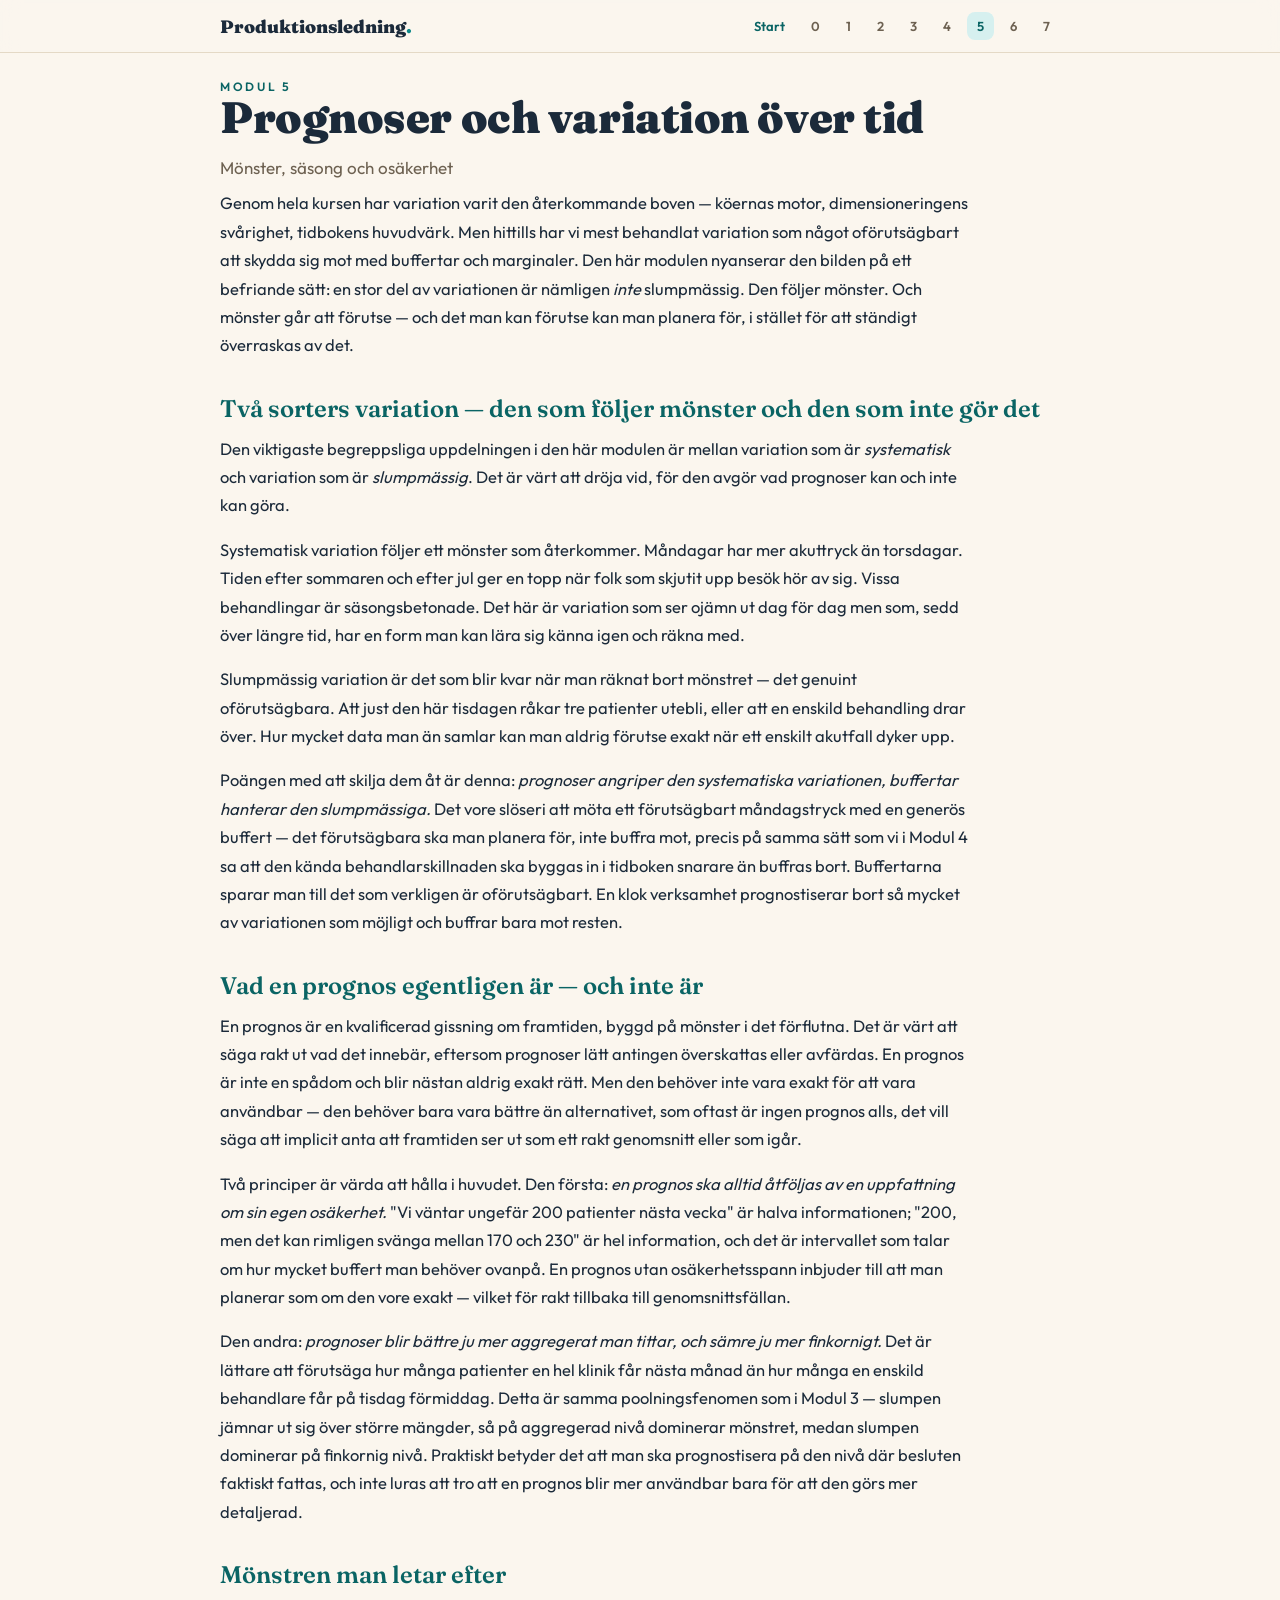
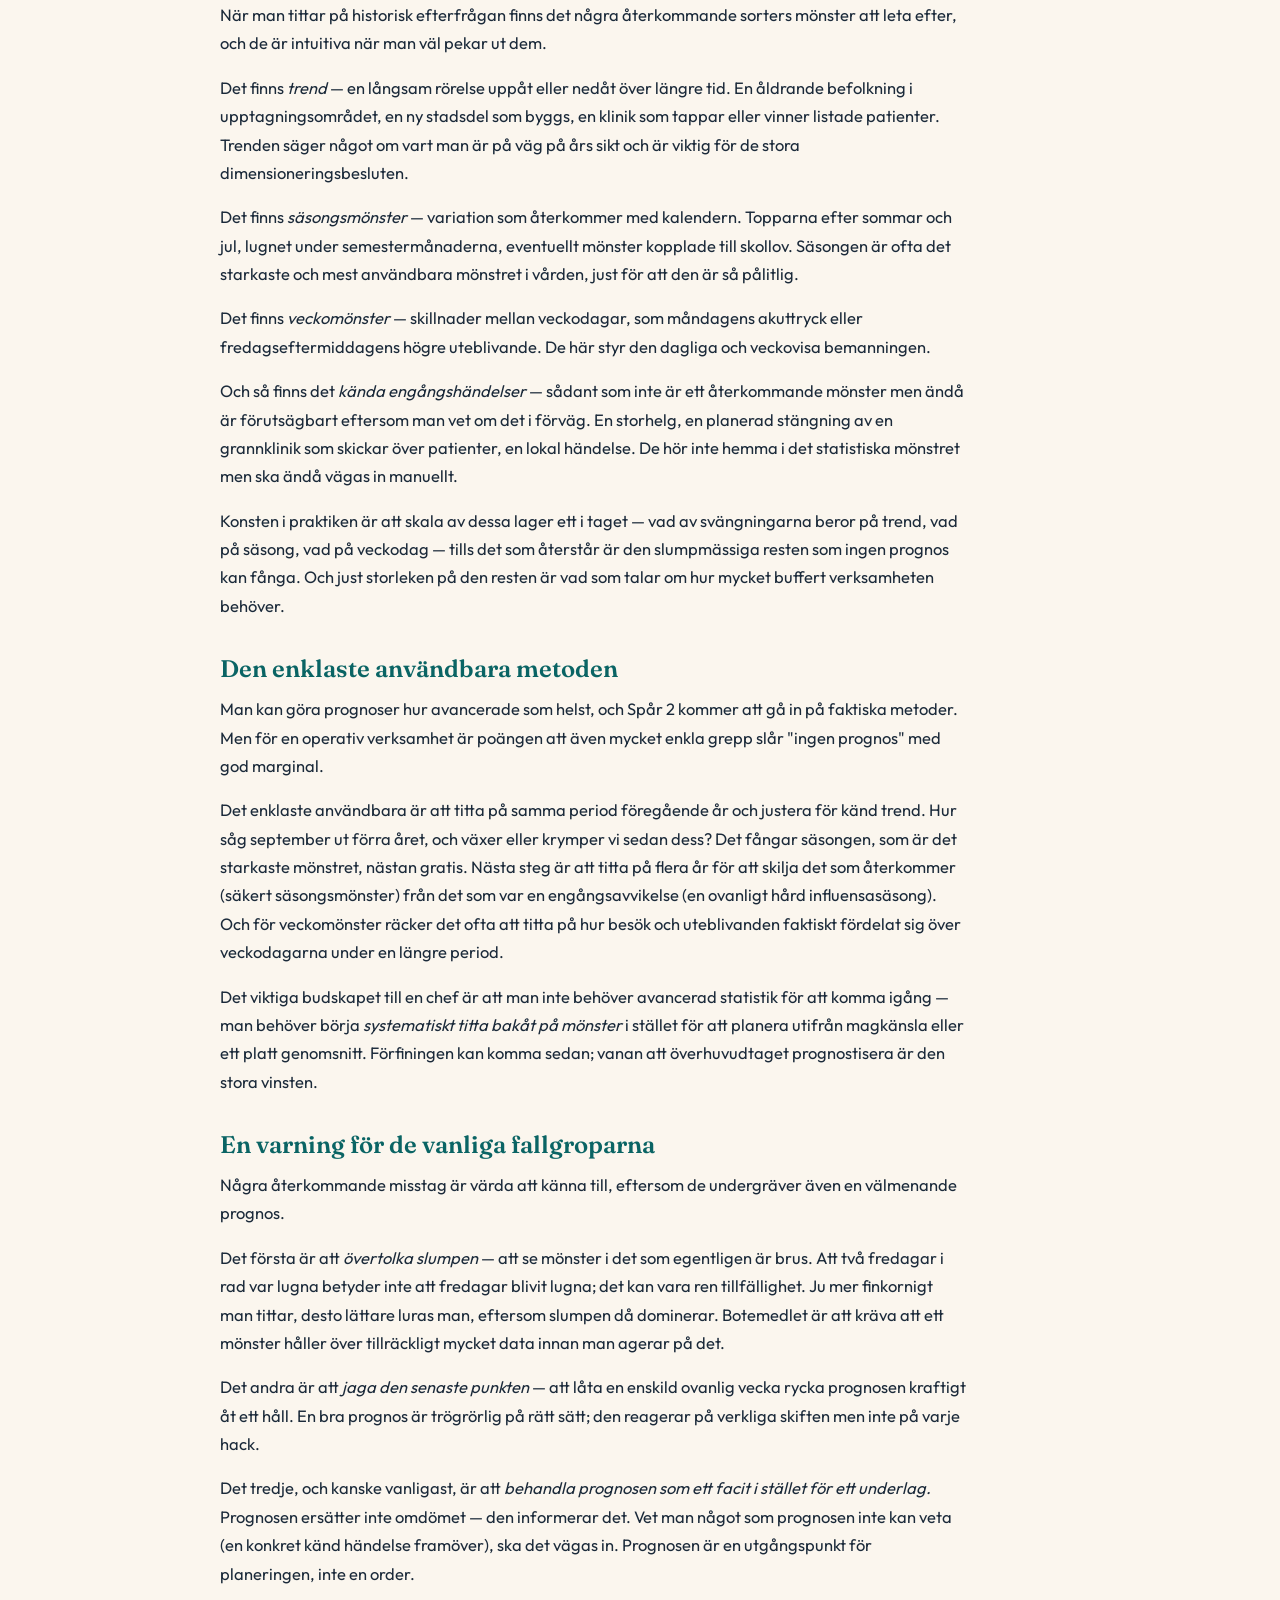
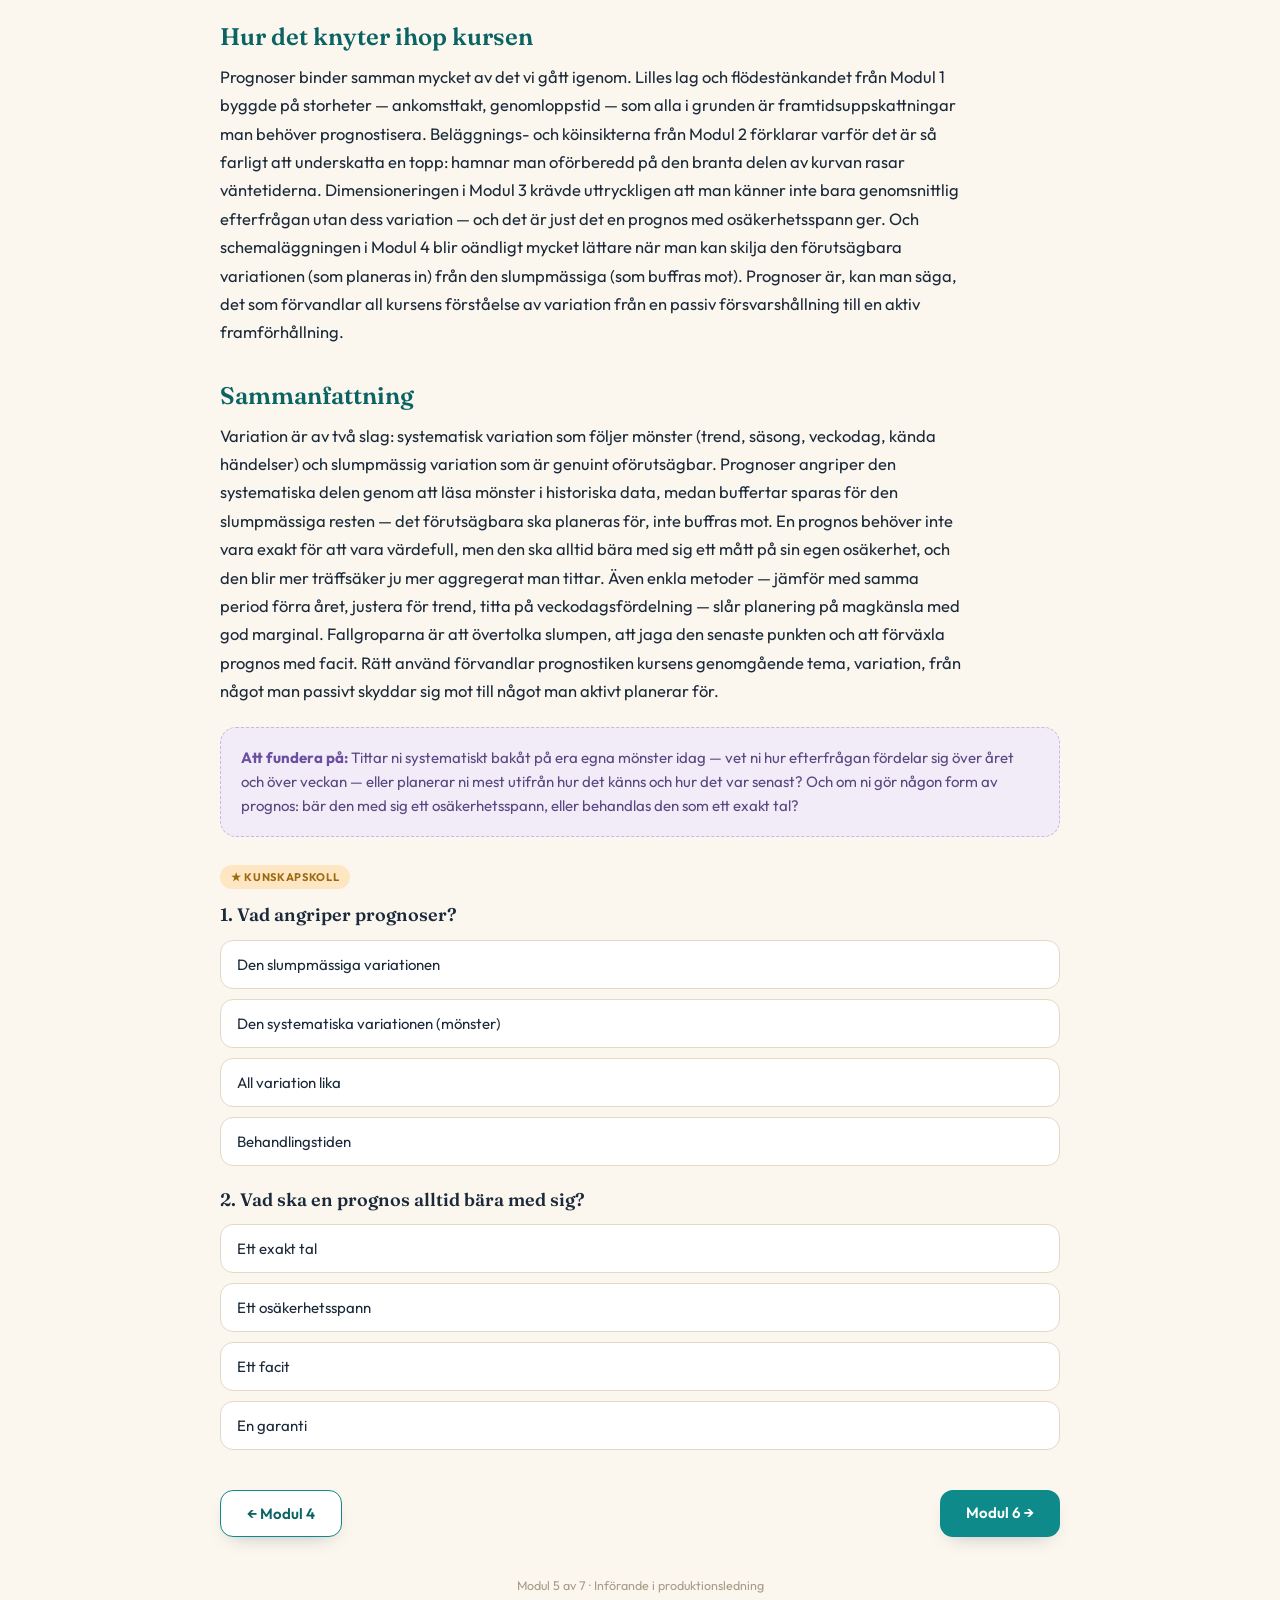
<file: modul5.html>
<!DOCTYPE html>
<html lang="sv">
<head>
<meta charset="UTF-8">
<meta name="viewport" content="width=device-width, initial-scale=1.0">
<title>Modul 5 — Prognoser och variation över tid</title>
<link rel="preconnect" href="https://fonts.googleapis.com"><link rel="preconnect" href="https://fonts.gstatic.com" crossorigin>
<link href="https://fonts.googleapis.com/css2?family=Fraunces:opsz,wght@9..144,400;9..144,600;9..144,900&family=Outfit:wght@300;400;500;600;700&display=swap" rel="stylesheet">
<link rel="stylesheet" href="style.css">
</head>
<body>
<div id="nav"></div>
<div class="wrap">
  <article class="lesson">
    <div class="eyebrow">Modul 5</div>
    <h1>Prognoser och variation över tid</h1>
    <p class="lede">Mönster, säsong och osäkerhet</p>
    <p>Genom hela kursen har variation varit den återkommande boven — köernas motor, dimensioneringens svårighet, tidbokens huvudvärk. Men hittills har vi mest behandlat variation som något oförutsägbart att skydda sig mot med buffertar och marginaler. Den här modulen nyanserar den bilden på ett befriande sätt: en stor del av variationen är nämligen <em>inte</em> slumpmässig. Den följer mönster. Och mönster går att förutse — och det man kan förutse kan man planera för, i stället för att ständigt överraskas av det.</p>
<h2>Två sorters variation — den som följer mönster och den som inte gör det</h2>
<p>Den viktigaste begreppsliga uppdelningen i den här modulen är mellan variation som är <em>systematisk</em> och variation som är <em>slumpmässig</em>. Det är värt att dröja vid, för den avgör vad prognoser kan och inte kan göra.</p>
<p>Systematisk variation följer ett mönster som återkommer. Måndagar har mer akuttryck än torsdagar. Tiden efter sommaren och efter jul ger en topp när folk som skjutit upp besök hör av sig. Vissa behandlingar är säsongsbetonade. Det här är variation som ser ojämn ut dag för dag men som, sedd över längre tid, har en form man kan lära sig känna igen och räkna med.</p>
<p>Slumpmässig variation är det som blir kvar när man räknat bort mönstret — det genuint oförutsägbara. Att just den här tisdagen råkar tre patienter utebli, eller att en enskild behandling drar över. Hur mycket data man än samlar kan man aldrig förutse exakt när ett enskilt akutfall dyker upp.</p>
<p>Poängen med att skilja dem åt är denna: <em>prognoser angriper den systematiska variationen, buffertar hanterar den slumpmässiga.</em> Det vore slöseri att möta ett förutsägbart måndagstryck med en generös buffert — det förutsägbara ska man planera för, inte buffra mot, precis på samma sätt som vi i Modul 4 sa att den kända behandlarskillnaden ska byggas in i tidboken snarare än buffras bort. Buffertarna sparar man till det som verkligen är oförutsägbart. En klok verksamhet prognostiserar bort så mycket av variationen som möjligt och buffrar bara mot resten.</p>
<h2>Vad en prognos egentligen är — och inte är</h2>
<p>En prognos är en kvalificerad gissning om framtiden, byggd på mönster i det förflutna. Det är värt att säga rakt ut vad det innebär, eftersom prognoser lätt antingen överskattas eller avfärdas. En prognos är inte en spådom och blir nästan aldrig exakt rätt. Men den behöver inte vara exakt för att vara användbar — den behöver bara vara bättre än alternativet, som oftast är ingen prognos alls, det vill säga att implicit anta att framtiden ser ut som ett rakt genomsnitt eller som igår.</p>
<p>Två principer är värda att hålla i huvudet. Den första: <em>en prognos ska alltid åtföljas av en uppfattning om sin egen osäkerhet.</em> "Vi väntar ungefär 200 patienter nästa vecka" är halva informationen; "200, men det kan rimligen svänga mellan 170 och 230" är hel information, och det är intervallet som talar om hur mycket buffert man behöver ovanpå. En prognos utan osäkerhetsspann inbjuder till att man planerar som om den vore exakt — vilket för rakt tillbaka till genomsnittsfällan.</p>
<p>Den andra: <em>prognoser blir bättre ju mer aggregerat man tittar, och sämre ju mer finkornigt.</em> Det är lättare att förutsäga hur många patienter en hel klinik får nästa månad än hur många en enskild behandlare får på tisdag förmiddag. Detta är samma poolningsfenomen som i Modul 3 — slumpen jämnar ut sig över större mängder, så på aggregerad nivå dominerar mönstret, medan slumpen dominerar på finkornig nivå. Praktiskt betyder det att man ska prognostisera på den nivå där besluten faktiskt fattas, och inte luras att tro att en prognos blir mer användbar bara för att den görs mer detaljerad.</p>
<h2>Mönstren man letar efter</h2>
<p>När man tittar på historisk efterfrågan finns det några återkommande sorters mönster att leta efter, och de är intuitiva när man väl pekar ut dem.</p>
<p>Det finns <em>trend</em> — en långsam rörelse uppåt eller nedåt över längre tid. En åldrande befolkning i upptagningsområdet, en ny stadsdel som byggs, en klinik som tappar eller vinner listade patienter. Trenden säger något om vart man är på väg på års sikt och är viktig för de stora dimensioneringsbesluten.</p>
<p>Det finns <em>säsongsmönster</em> — variation som återkommer med kalendern. Topparna efter sommar och jul, lugnet under semestermånaderna, eventuellt mönster kopplade till skollov. Säsongen är ofta det starkaste och mest användbara mönstret i vården, just för att den är så pålitlig.</p>
<p>Det finns <em>veckomönster</em> — skillnader mellan veckodagar, som måndagens akuttryck eller fredagseftermiddagens högre uteblivande. De här styr den dagliga och veckovisa bemanningen.</p>
<p>Och så finns det <em>kända engångshändelser</em> — sådant som inte är ett återkommande mönster men ändå är förutsägbart eftersom man vet om det i förväg. En storhelg, en planerad stängning av en grannklinik som skickar över patienter, en lokal händelse. De hör inte hemma i det statistiska mönstret men ska ändå vägas in manuellt.</p>
<p>Konsten i praktiken är att skala av dessa lager ett i taget — vad av svängningarna beror på trend, vad på säsong, vad på veckodag — tills det som återstår är den slumpmässiga resten som ingen prognos kan fånga. Och just storleken på den resten är vad som talar om hur mycket buffert verksamheten behöver.</p>
<h2>Den enklaste användbara metoden</h2>
<p>Man kan göra prognoser hur avancerade som helst, och Spår 2 kommer att gå in på faktiska metoder. Men för en operativ verksamhet är poängen att även mycket enkla grepp slår "ingen prognos" med god marginal.</p>
<p>Det enklaste användbara är att titta på samma period föregående år och justera för känd trend. Hur såg september ut förra året, och växer eller krymper vi sedan dess? Det fångar säsongen, som är det starkaste mönstret, nästan gratis. Nästa steg är att titta på flera år för att skilja det som återkommer (säkert säsongsmönster) från det som var en engångsavvikelse (en ovanligt hård influensasäsong). Och för veckomönster räcker det ofta att titta på hur besök och uteblivanden faktiskt fördelat sig över veckodagarna under en längre period.</p>
<p>Det viktiga budskapet till en chef är att man inte behöver avancerad statistik för att komma igång — man behöver börja <em>systematiskt titta bakåt på mönster</em> i stället för att planera utifrån magkänsla eller ett platt genomsnitt. Förfiningen kan komma sedan; vanan att överhuvudtaget prognostisera är den stora vinsten.</p>
<h2>En varning för de vanliga fallgroparna</h2>
<p>Några återkommande misstag är värda att känna till, eftersom de undergräver även en välmenande prognos.</p>
<p>Det första är att <em>övertolka slumpen</em> — att se mönster i det som egentligen är brus. Att två fredagar i rad var lugna betyder inte att fredagar blivit lugna; det kan vara ren tillfällighet. Ju mer finkornigt man tittar, desto lättare luras man, eftersom slumpen då dominerar. Botemedlet är att kräva att ett mönster håller över tillräckligt mycket data innan man agerar på det.</p>
<p>Det andra är att <em>jaga den senaste punkten</em> — att låta en enskild ovanlig vecka rycka prognosen kraftigt åt ett håll. En bra prognos är trögrörlig på rätt sätt; den reagerar på verkliga skiften men inte på varje hack.</p>
<p>Det tredje, och kanske vanligast, är att <em>behandla prognosen som ett facit i stället för ett underlag.</em> Prognosen ersätter inte omdömet — den informerar det. Vet man något som prognosen inte kan veta (en konkret känd händelse framöver), ska det vägas in. Prognosen är en utgångspunkt för planeringen, inte en order.</p>
<h2>Hur det knyter ihop kursen</h2>
<p>Prognoser binder samman mycket av det vi gått igenom. Lilles lag och flödestänkandet från Modul 1 byggde på storheter — ankomsttakt, genomloppstid — som alla i grunden är framtidsuppskattningar man behöver prognostisera. Beläggnings- och köinsikterna från Modul 2 förklarar varför det är så farligt att underskatta en topp: hamnar man oförberedd på den branta delen av kurvan rasar väntetiderna. Dimensioneringen i Modul 3 krävde uttryckligen att man känner inte bara genomsnittlig efterfrågan utan dess variation — och det är just det en prognos med osäkerhetsspann ger. Och schemaläggningen i Modul 4 blir oändligt mycket lättare när man kan skilja den förutsägbara variationen (som planeras in) från den slumpmässiga (som buffras mot). Prognoser är, kan man säga, det som förvandlar all kursens förståelse av variation från en passiv försvarshållning till en aktiv framförhållning.</p>
<h2>Sammanfattning</h2>
<p>Variation är av två slag: systematisk variation som följer mönster (trend, säsong, veckodag, kända händelser) och slumpmässig variation som är genuint oförutsägbar. Prognoser angriper den systematiska delen genom att läsa mönster i historiska data, medan buffertar sparas för den slumpmässiga resten — det förutsägbara ska planeras för, inte buffras mot. En prognos behöver inte vara exakt för att vara värdefull, men den ska alltid bära med sig ett mått på sin egen osäkerhet, och den blir mer träffsäker ju mer aggregerat man tittar. Även enkla metoder — jämför med samma period förra året, justera för trend, titta på veckodagsfördelning — slår planering på magkänsla med god marginal. Fallgroparna är att övertolka slumpen, att jaga den senaste punkten och att förväxla prognos med facit. Rätt använd förvandlar prognostiken kursens genomgående tema, variation, från något man passivt skyddar sig mot till något man aktivt planerar för.</p>
<div class="callout"><span class="tag">Att fundera på:</span> Tittar ni systematiskt bakåt på era egna mönster idag — vet ni hur efterfrågan fördelar sig över året och över veckan — eller planerar ni mest utifrån hur det känns och hur det var senast? Och om ni gör någon form av prognos: bär den med sig ett osäkerhetsspann, eller behandlas den som ett exakt tal?</div>
    
    <div class="quiz"><div class="qhead"><span class="qbadge">★ Kunskapskoll</span></div><div id="quiz5"></div></div>
  </article>
  <div class="modnav">
    <a class="btn ghost" href="modul4.html">← Modul 4</a>
    <div class="spacer"></div>
    <a class="btn" href="modul6.html">Modul 6 →</a>
  </div>
  <footer class="foot">Modul 5 av 7 · Införande i produktionsledning</footer>
</div>
<script src="app.js"></script>
<script>
  document.getElementById('nav').innerHTML = buildNav('modul5.html');
  
  
  buildQuiz('quiz5', [{"q":"Vad angriper prognoser?","opts":["Den slumpmässiga variationen","Den systematiska variationen (mönster)","All variation lika","Behandlingstiden"],"a":1,"e":"Prognoser fångar mönster (trend, säsong, veckodag); buffertar sparas för den slumpmässiga resten."},{"q":"Vad ska en prognos alltid bära med sig?","opts":["Ett exakt tal","Ett osäkerhetsspann","Ett facit","En garanti"],"a":1,"e":"Ett spann talar om hur mycket buffert som behövs ovanpå punktprognosen."}]);
  markDone('modul5.html');
</script>
</body>
</html>
</file>
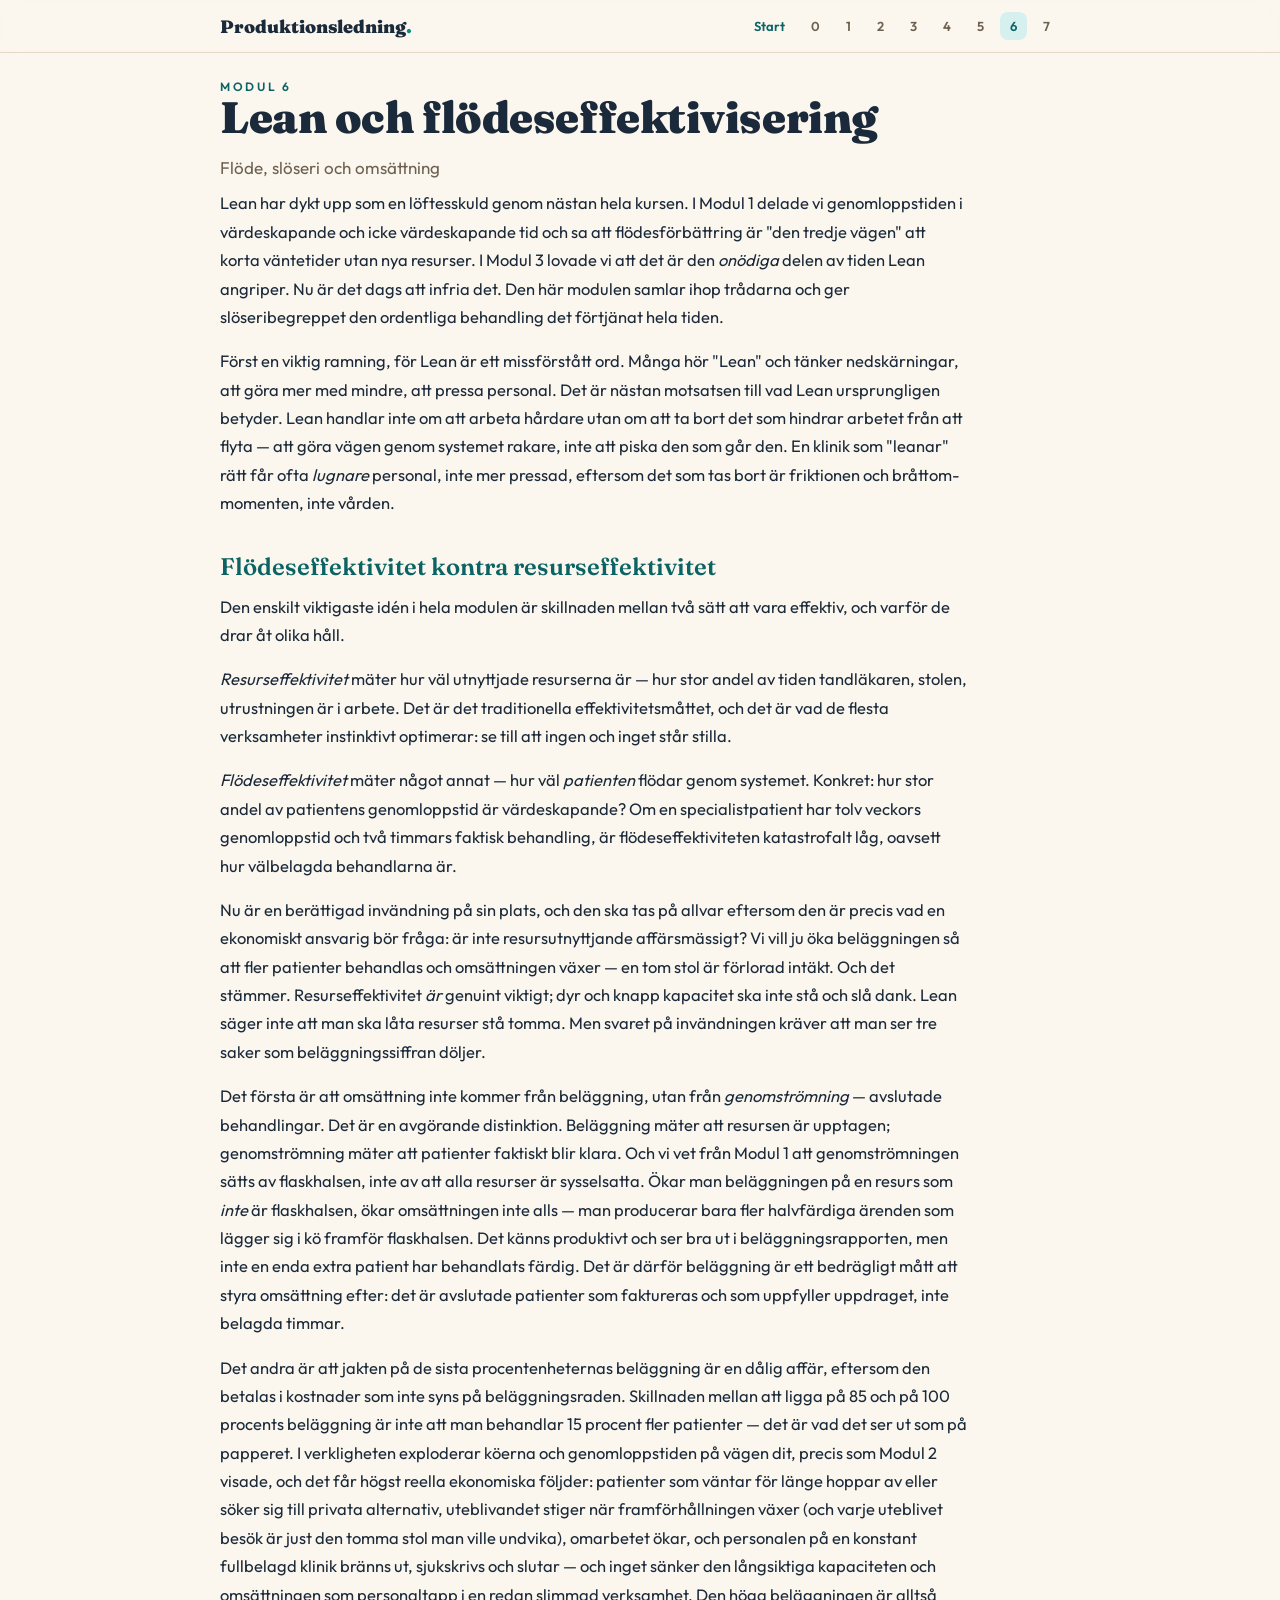
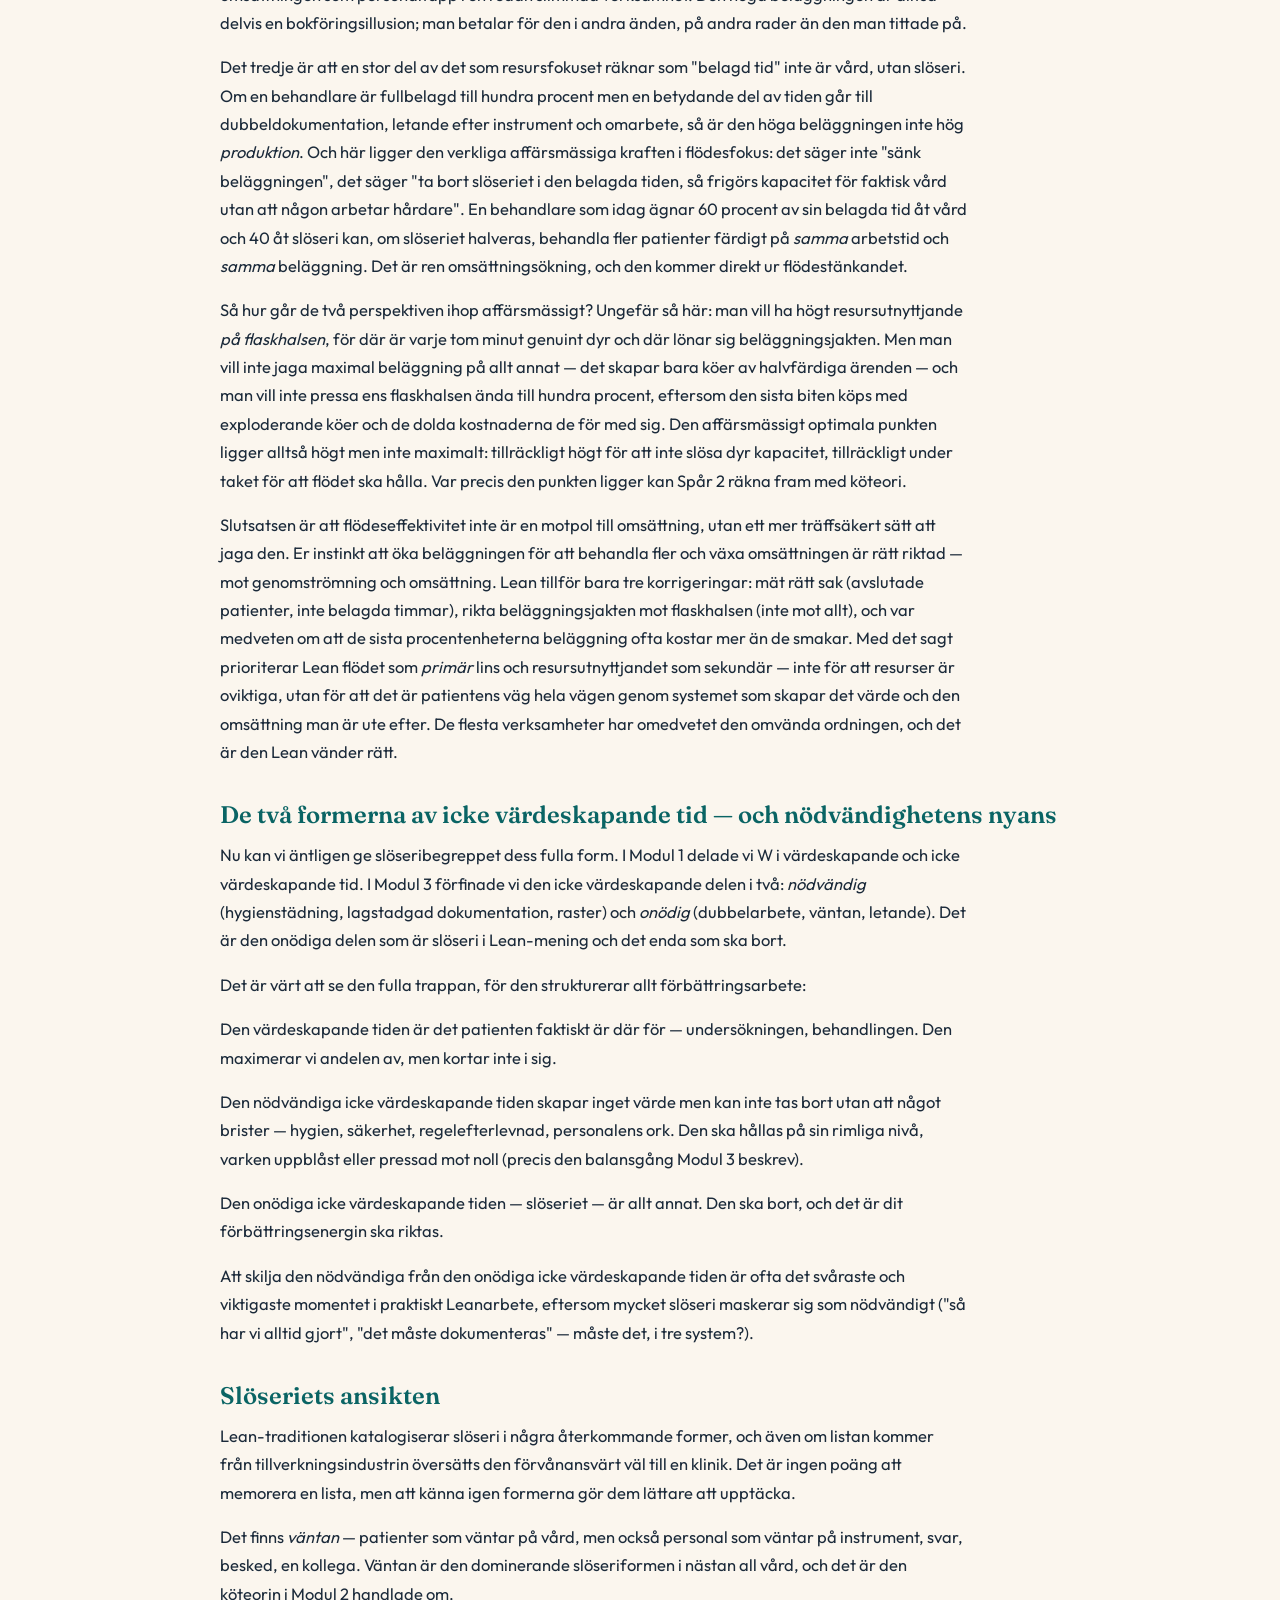
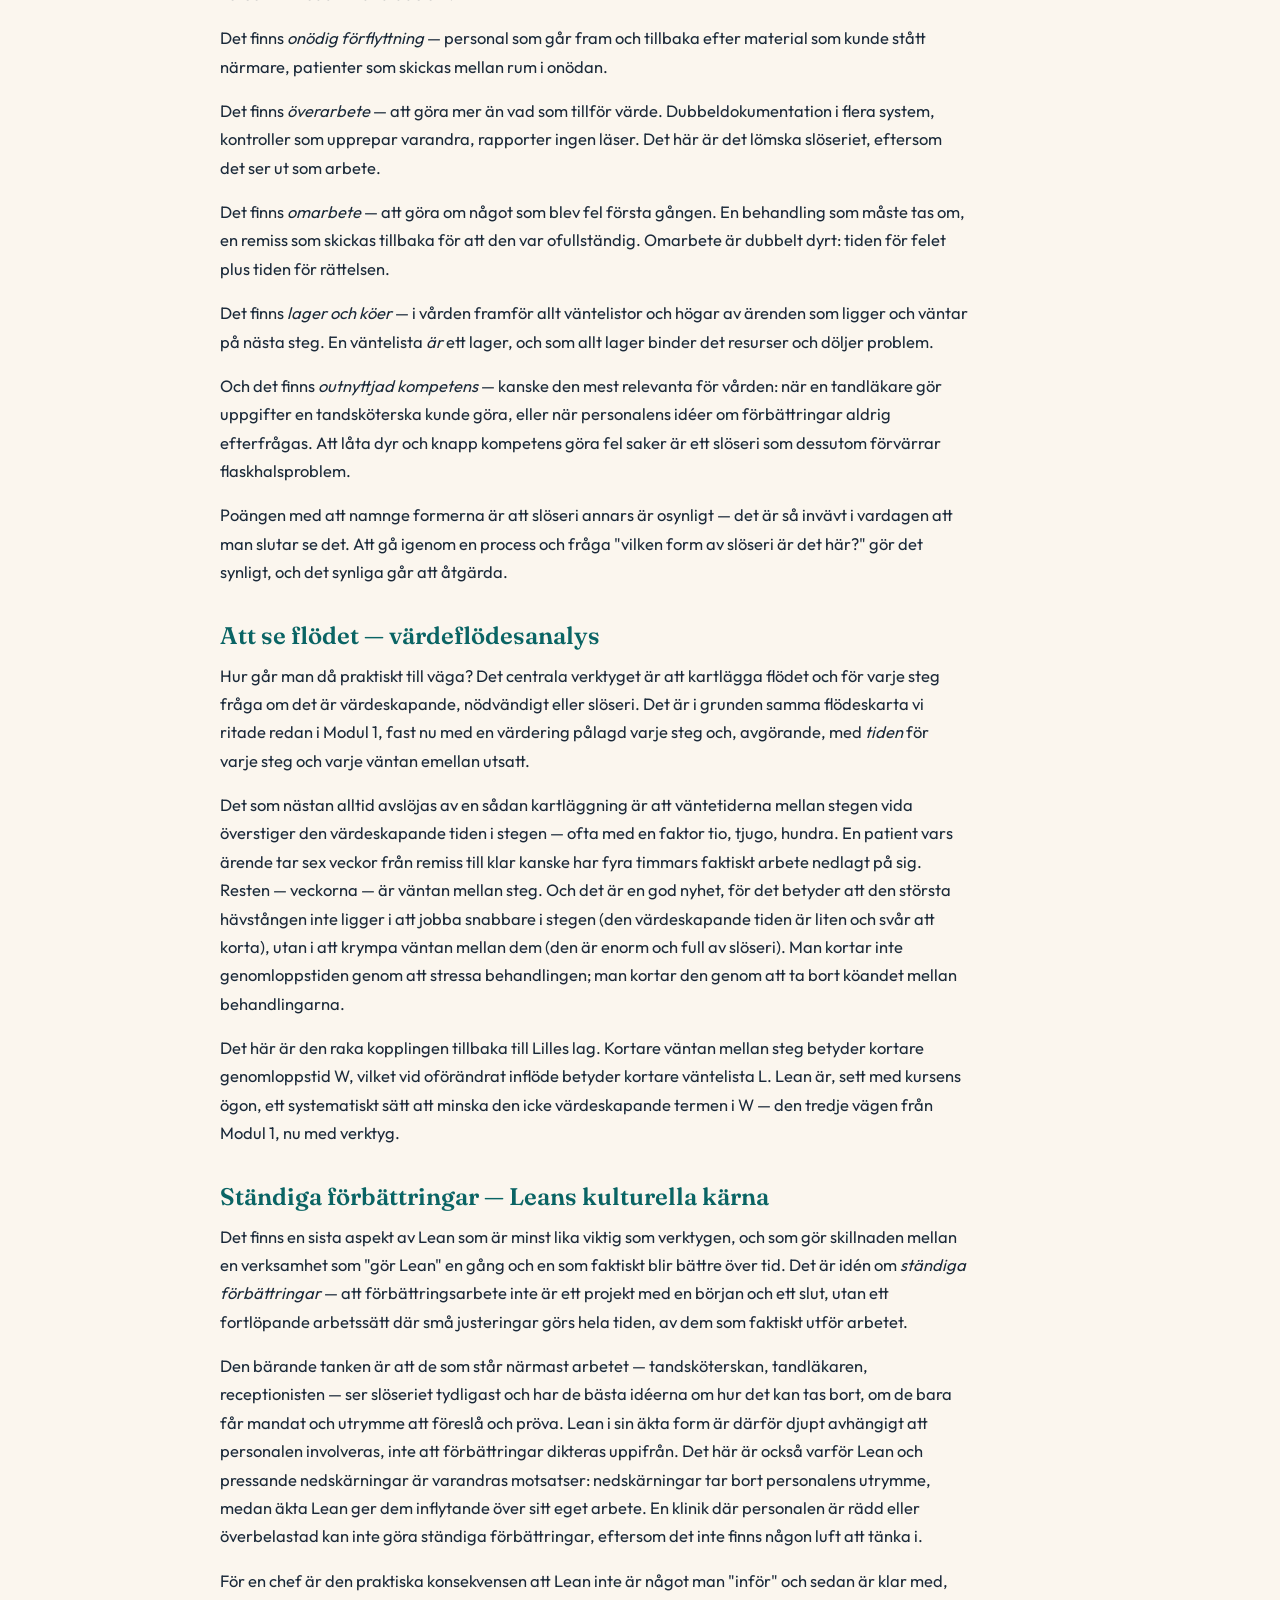
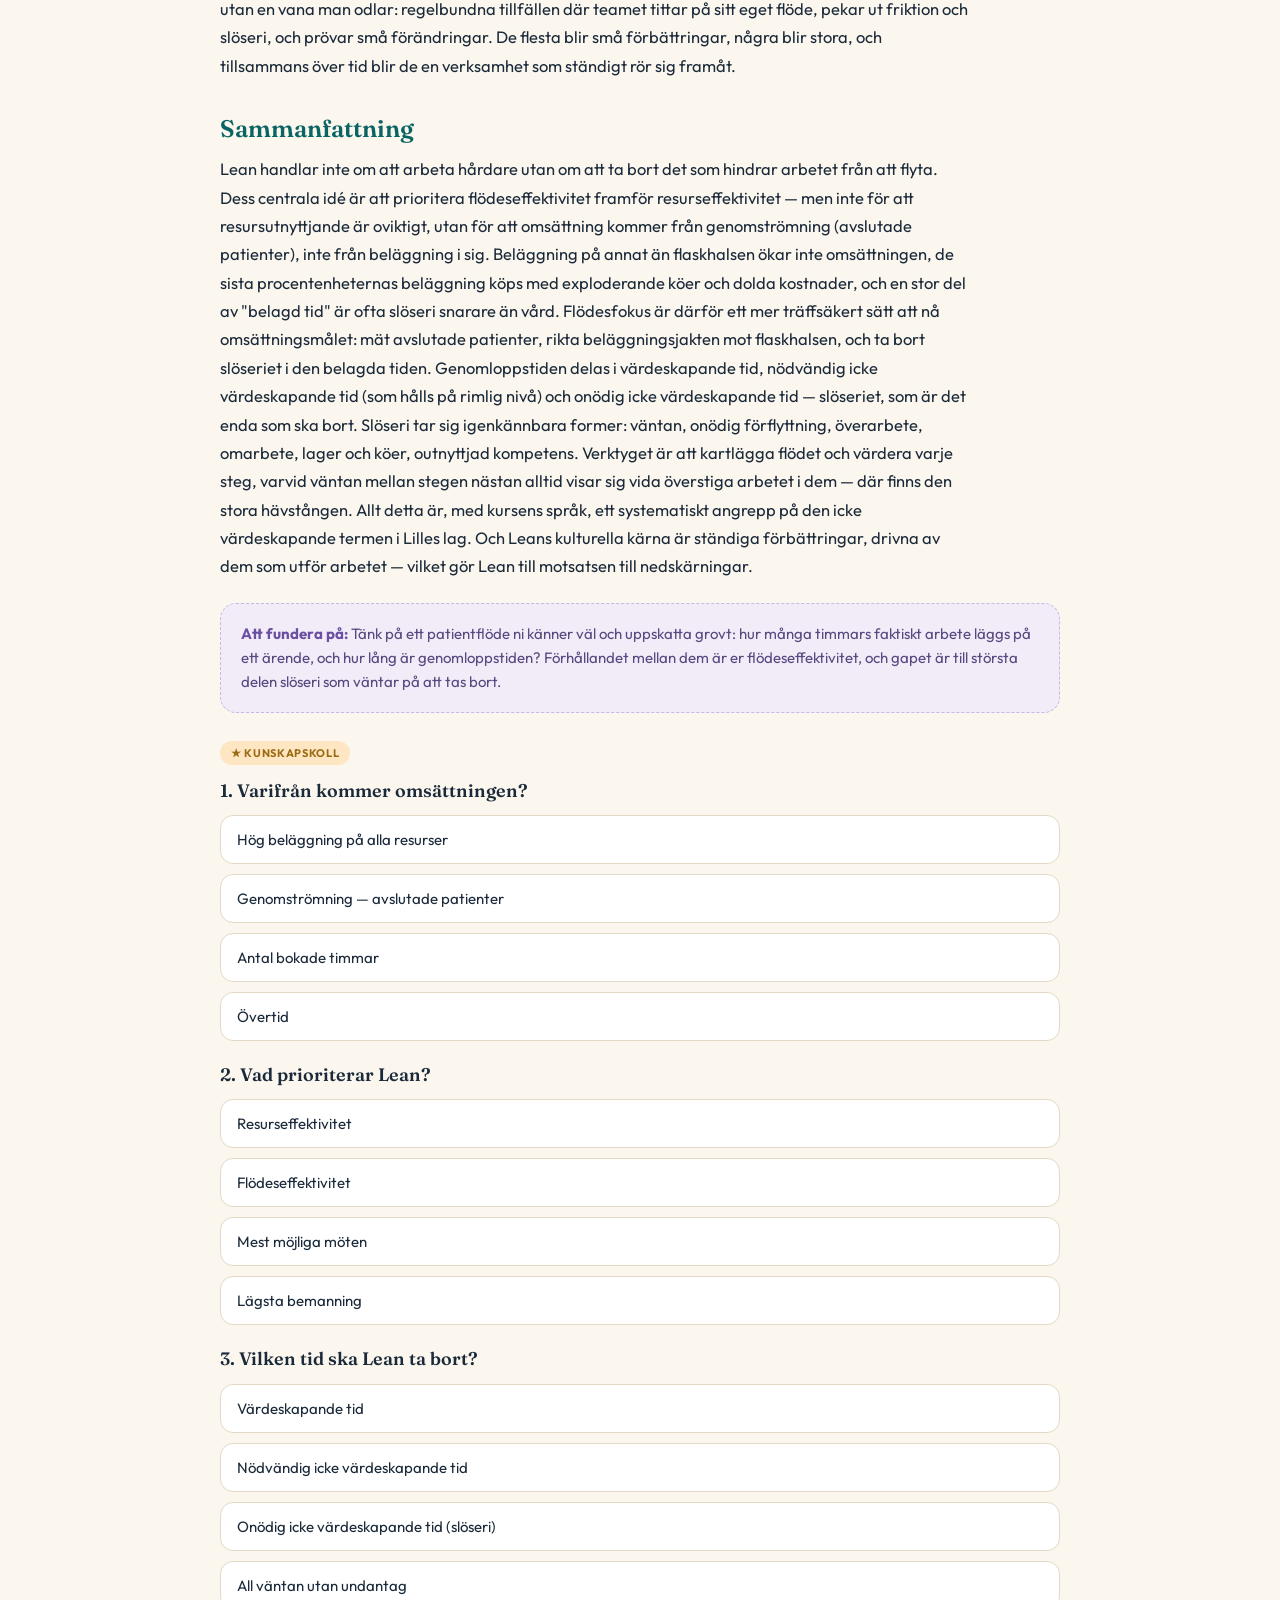
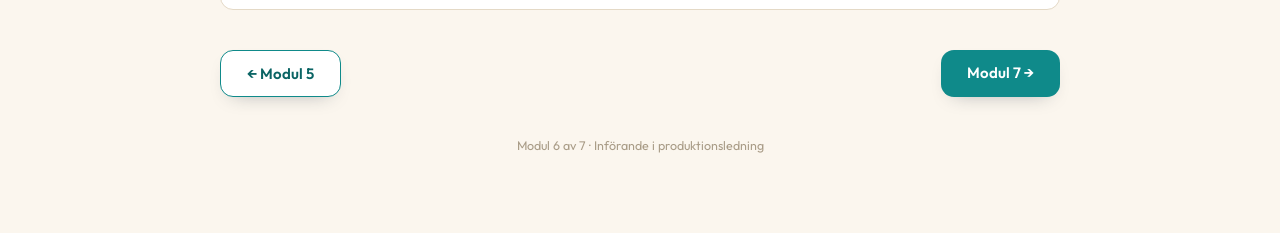
<file: modul6.html>
<!DOCTYPE html>
<html lang="sv">
<head>
<meta charset="UTF-8">
<meta name="viewport" content="width=device-width, initial-scale=1.0">
<title>Modul 6 — Lean och flödeseffektivisering</title>
<link rel="preconnect" href="https://fonts.googleapis.com"><link rel="preconnect" href="https://fonts.gstatic.com" crossorigin>
<link href="https://fonts.googleapis.com/css2?family=Fraunces:opsz,wght@9..144,400;9..144,600;9..144,900&family=Outfit:wght@300;400;500;600;700&display=swap" rel="stylesheet">
<link rel="stylesheet" href="style.css">
</head>
<body>
<div id="nav"></div>
<div class="wrap">
  <article class="lesson">
    <div class="eyebrow">Modul 6</div>
    <h1>Lean och flödeseffektivisering</h1>
    <p class="lede">Flöde, slöseri och omsättning</p>
    <p>Lean har dykt upp som en löftesskuld genom nästan hela kursen. I Modul 1 delade vi genomloppstiden i värdeskapande och icke värdeskapande tid och sa att flödesförbättring är "den tredje vägen" att korta väntetider utan nya resurser. I Modul 3 lovade vi att det är den <em>onödiga</em> delen av tiden Lean angriper. Nu är det dags att infria det. Den här modulen samlar ihop trådarna och ger slöseribegreppet den ordentliga behandling det förtjänat hela tiden.</p>
<p>Först en viktig ramning, för Lean är ett missförstått ord. Många hör "Lean" och tänker nedskärningar, att göra mer med mindre, att pressa personal. Det är nästan motsatsen till vad Lean ursprungligen betyder. Lean handlar inte om att arbeta hårdare utan om att ta bort det som hindrar arbetet från att flyta — att göra vägen genom systemet rakare, inte att piska den som går den. En klinik som "leanar" rätt får ofta <em>lugnare</em> personal, inte mer pressad, eftersom det som tas bort är friktionen och bråttom-momenten, inte vården.</p>
<h2>Flödeseffektivitet kontra resurseffektivitet</h2>
<p>Den enskilt viktigaste idén i hela modulen är skillnaden mellan två sätt att vara effektiv, och varför de drar åt olika håll.</p>
<p><em>Resurseffektivitet</em> mäter hur väl utnyttjade resurserna är — hur stor andel av tiden tandläkaren, stolen, utrustningen är i arbete. Det är det traditionella effektivitetsmåttet, och det är vad de flesta verksamheter instinktivt optimerar: se till att ingen och inget står stilla.</p>
<p><em>Flödeseffektivitet</em> mäter något annat — hur väl <em>patienten</em> flödar genom systemet. Konkret: hur stor andel av patientens genomloppstid är värdeskapande? Om en specialistpatient har tolv veckors genomloppstid och två timmars faktisk behandling, är flödeseffektiviteten katastrofalt låg, oavsett hur välbelagda behandlarna är.</p>
<p>Nu är en berättigad invändning på sin plats, och den ska tas på allvar eftersom den är precis vad en ekonomiskt ansvarig bör fråga: är inte resursutnyttjande affärsmässigt? Vi vill ju öka beläggningen så att fler patienter behandlas och omsättningen växer — en tom stol är förlorad intäkt. Och det stämmer. Resurseffektivitet <em>är</em> genuint viktigt; dyr och knapp kapacitet ska inte stå och slå dank. Lean säger inte att man ska låta resurser stå tomma. Men svaret på invändningen kräver att man ser tre saker som beläggningssiffran döljer.</p>
<p>Det första är att omsättning inte kommer från beläggning, utan från <em>genomströmning</em> — avslutade behandlingar. Det är en avgörande distinktion. Beläggning mäter att resursen är upptagen; genomströmning mäter att patienter faktiskt blir klara. Och vi vet från Modul 1 att genomströmningen sätts av flaskhalsen, inte av att alla resurser är sysselsatta. Ökar man beläggningen på en resurs som <em>inte</em> är flaskhalsen, ökar omsättningen inte alls — man producerar bara fler halvfärdiga ärenden som lägger sig i kö framför flaskhalsen. Det känns produktivt och ser bra ut i beläggningsrapporten, men inte en enda extra patient har behandlats färdig. Det är därför beläggning är ett bedrägligt mått att styra omsättning efter: det är avslutade patienter som faktureras och som uppfyller uppdraget, inte belagda timmar.</p>
<p>Det andra är att jakten på de sista procentenheternas beläggning är en dålig affär, eftersom den betalas i kostnader som inte syns på beläggningsraden. Skillnaden mellan att ligga på 85 och på 100 procents beläggning är inte att man behandlar 15 procent fler patienter — det är vad det ser ut som på papperet. I verkligheten exploderar köerna och genomloppstiden på vägen dit, precis som Modul 2 visade, och det får högst reella ekonomiska följder: patienter som väntar för länge hoppar av eller söker sig till privata alternativ, uteblivandet stiger när framförhållningen växer (och varje uteblivet besök är just den tomma stol man ville undvika), omarbetet ökar, och personalen på en konstant fullbelagd klinik bränns ut, sjukskrivs och slutar — och inget sänker den långsiktiga kapaciteten och omsättningen som personaltapp i en redan slimmad verksamhet. Den höga beläggningen är alltså delvis en bokföringsillusion; man betalar för den i andra änden, på andra rader än den man tittade på.</p>
<p>Det tredje är att en stor del av det som resursfokuset räknar som "belagd tid" inte är vård, utan slöseri. Om en behandlare är fullbelagd till hundra procent men en betydande del av tiden går till dubbeldokumentation, letande efter instrument och omarbete, så är den höga beläggningen inte hög <em>produktion</em>. Och här ligger den verkliga affärsmässiga kraften i flödesfokus: det säger inte "sänk beläggningen", det säger "ta bort slöseriet i den belagda tiden, så frigörs kapacitet för faktisk vård utan att någon arbetar hårdare". En behandlare som idag ägnar 60 procent av sin belagda tid åt vård och 40 åt slöseri kan, om slöseriet halveras, behandla fler patienter färdigt på <em>samma</em> arbetstid och <em>samma</em> beläggning. Det är ren omsättningsökning, och den kommer direkt ur flödestänkandet.</p>
<p>Så hur går de två perspektiven ihop affärsmässigt? Ungefär så här: man vill ha högt resursutnyttjande <em>på flaskhalsen</em>, för där är varje tom minut genuint dyr och där lönar sig beläggningsjakten. Men man vill inte jaga maximal beläggning på allt annat — det skapar bara köer av halvfärdiga ärenden — och man vill inte pressa ens flaskhalsen ända till hundra procent, eftersom den sista biten köps med exploderande köer och de dolda kostnaderna de för med sig. Den affärsmässigt optimala punkten ligger alltså högt men inte maximalt: tillräckligt högt för att inte slösa dyr kapacitet, tillräckligt under taket för att flödet ska hålla. Var precis den punkten ligger kan Spår 2 räkna fram med köteori.</p>
<p>Slutsatsen är att flödeseffektivitet inte är en motpol till omsättning, utan ett mer träffsäkert sätt att jaga den. Er instinkt att öka beläggningen för att behandla fler och växa omsättningen är rätt riktad — mot genomströmning och omsättning. Lean tillför bara tre korrigeringar: mät rätt sak (avslutade patienter, inte belagda timmar), rikta beläggningsjakten mot flaskhalsen (inte mot allt), och var medveten om att de sista procentenheterna beläggning ofta kostar mer än de smakar. Med det sagt prioriterar Lean flödet som <em>primär</em> lins och resursutnyttjandet som sekundär — inte för att resurser är oviktiga, utan för att det är patientens väg hela vägen genom systemet som skapar det värde och den omsättning man är ute efter. De flesta verksamheter har omedvetet den omvända ordningen, och det är den Lean vänder rätt.</p>
<h2>De två formerna av icke värdeskapande tid — och nödvändighetens nyans</h2>
<p>Nu kan vi äntligen ge slöseribegreppet dess fulla form. I Modul 1 delade vi W i värdeskapande och icke värdeskapande tid. I Modul 3 förfinade vi den icke värdeskapande delen i två: <em>nödvändig</em> (hygienstädning, lagstadgad dokumentation, raster) och <em>onödig</em> (dubbelarbete, väntan, letande). Det är den onödiga delen som är slöseri i Lean-mening och det enda som ska bort.</p>
<p>Det är värt att se den fulla trappan, för den strukturerar allt förbättringsarbete:</p>
<p>Den värdeskapande tiden är det patienten faktiskt är där för — undersökningen, behandlingen. Den maximerar vi andelen av, men kortar inte i sig.</p>
<p>Den nödvändiga icke värdeskapande tiden skapar inget värde men kan inte tas bort utan att något brister — hygien, säkerhet, regelefterlevnad, personalens ork. Den ska hållas på sin rimliga nivå, varken uppblåst eller pressad mot noll (precis den balansgång Modul 3 beskrev).</p>
<p>Den onödiga icke värdeskapande tiden — slöseriet — är allt annat. Den ska bort, och det är dit förbättringsenergin ska riktas.</p>
<p>Att skilja den nödvändiga från den onödiga icke värdeskapande tiden är ofta det svåraste och viktigaste momentet i praktiskt Leanarbete, eftersom mycket slöseri maskerar sig som nödvändigt ("så har vi alltid gjort", "det måste dokumenteras" — måste det, i tre system?).</p>
<h2>Slöseriets ansikten</h2>
<p>Lean-traditionen katalogiserar slöseri i några återkommande former, och även om listan kommer från tillverkningsindustrin översätts den förvånansvärt väl till en klinik. Det är ingen poäng att memorera en lista, men att känna igen formerna gör dem lättare att upptäcka.</p>
<p>Det finns <em>väntan</em> — patienter som väntar på vård, men också personal som väntar på instrument, svar, besked, en kollega. Väntan är den dominerande slöseriformen i nästan all vård, och det är den köteorin i Modul 2 handlade om.</p>
<p>Det finns <em>onödig förflyttning</em> — personal som går fram och tillbaka efter material som kunde stått närmare, patienter som skickas mellan rum i onödan.</p>
<p>Det finns <em>överarbete</em> — att göra mer än vad som tillför värde. Dubbeldokumentation i flera system, kontroller som upprepar varandra, rapporter ingen läser. Det här är det lömska slöseriet, eftersom det ser ut som arbete.</p>
<p>Det finns <em>omarbete</em> — att göra om något som blev fel första gången. En behandling som måste tas om, en remiss som skickas tillbaka för att den var ofullständig. Omarbete är dubbelt dyrt: tiden för felet plus tiden för rättelsen.</p>
<p>Det finns <em>lager och köer</em> — i vården framför allt väntelistor och högar av ärenden som ligger och väntar på nästa steg. En väntelista <em>är</em> ett lager, och som allt lager binder det resurser och döljer problem.</p>
<p>Och det finns <em>outnyttjad kompetens</em> — kanske den mest relevanta för vården: när en tandläkare gör uppgifter en tandsköterska kunde göra, eller när personalens idéer om förbättringar aldrig efterfrågas. Att låta dyr och knapp kompetens göra fel saker är ett slöseri som dessutom förvärrar flaskhalsproblem.</p>
<p>Poängen med att namnge formerna är att slöseri annars är osynligt — det är så invävt i vardagen att man slutar se det. Att gå igenom en process och fråga "vilken form av slöseri är det här?" gör det synligt, och det synliga går att åtgärda.</p>
<h2>Att se flödet — värdeflödesanalys</h2>
<p>Hur går man då praktiskt till väga? Det centrala verktyget är att kartlägga flödet och för varje steg fråga om det är värdeskapande, nödvändigt eller slöseri. Det är i grunden samma flödeskarta vi ritade redan i Modul 1, fast nu med en värdering pålagd varje steg och, avgörande, med <em>tiden</em> för varje steg och varje väntan emellan utsatt.</p>
<p>Det som nästan alltid avslöjas av en sådan kartläggning är att väntetiderna mellan stegen vida överstiger den värdeskapande tiden i stegen — ofta med en faktor tio, tjugo, hundra. En patient vars ärende tar sex veckor från remiss till klar kanske har fyra timmars faktiskt arbete nedlagt på sig. Resten — veckorna — är väntan mellan steg. Och det är en god nyhet, för det betyder att den största hävstången inte ligger i att jobba snabbare i stegen (den värdeskapande tiden är liten och svår att korta), utan i att krympa väntan mellan dem (den är enorm och full av slöseri). Man kortar inte genomloppstiden genom att stressa behandlingen; man kortar den genom att ta bort köandet mellan behandlingarna.</p>
<p>Det här är den raka kopplingen tillbaka till Lilles lag. Kortare väntan mellan steg betyder kortare genomloppstid W, vilket vid oförändrat inflöde betyder kortare väntelista L. Lean är, sett med kursens ögon, ett systematiskt sätt att minska den icke värdeskapande termen i W — den tredje vägen från Modul 1, nu med verktyg.</p>
<h2>Ständiga förbättringar — Leans kulturella kärna</h2>
<p>Det finns en sista aspekt av Lean som är minst lika viktig som verktygen, och som gör skillnaden mellan en verksamhet som "gör Lean" en gång och en som faktiskt blir bättre över tid. Det är idén om <em>ständiga förbättringar</em> — att förbättringsarbete inte är ett projekt med en början och ett slut, utan ett fortlöpande arbetssätt där små justeringar görs hela tiden, av dem som faktiskt utför arbetet.</p>
<p>Den bärande tanken är att de som står närmast arbetet — tandsköterskan, tandläkaren, receptionisten — ser slöseriet tydligast och har de bästa idéerna om hur det kan tas bort, om de bara får mandat och utrymme att föreslå och pröva. Lean i sin äkta form är därför djupt avhängigt att personalen involveras, inte att förbättringar dikteras uppifrån. Det här är också varför Lean och pressande nedskärningar är varandras motsatser: nedskärningar tar bort personalens utrymme, medan äkta Lean ger dem inflytande över sitt eget arbete. En klinik där personalen är rädd eller överbelastad kan inte göra ständiga förbättringar, eftersom det inte finns någon luft att tänka i.</p>
<p>För en chef är den praktiska konsekvensen att Lean inte är något man "inför" och sedan är klar med, utan en vana man odlar: regelbundna tillfällen där teamet tittar på sitt eget flöde, pekar ut friktion och slöseri, och prövar små förändringar. De flesta blir små förbättringar, några blir stora, och tillsammans över tid blir de en verksamhet som ständigt rör sig framåt.</p>
<h2>Sammanfattning</h2>
<p>Lean handlar inte om att arbeta hårdare utan om att ta bort det som hindrar arbetet från att flyta. Dess centrala idé är att prioritera flödeseffektivitet framför resurseffektivitet — men inte för att resursutnyttjande är oviktigt, utan för att omsättning kommer från genomströmning (avslutade patienter), inte från beläggning i sig. Beläggning på annat än flaskhalsen ökar inte omsättningen, de sista procentenheternas beläggning köps med exploderande köer och dolda kostnader, och en stor del av "belagd tid" är ofta slöseri snarare än vård. Flödesfokus är därför ett mer träffsäkert sätt att nå omsättningsmålet: mät avslutade patienter, rikta beläggningsjakten mot flaskhalsen, och ta bort slöseriet i den belagda tiden. Genomloppstiden delas i värdeskapande tid, nödvändig icke värdeskapande tid (som hålls på rimlig nivå) och onödig icke värdeskapande tid — slöseriet, som är det enda som ska bort. Slöseri tar sig igenkännbara former: väntan, onödig förflyttning, överarbete, omarbete, lager och köer, outnyttjad kompetens. Verktyget är att kartlägga flödet och värdera varje steg, varvid väntan mellan stegen nästan alltid visar sig vida överstiga arbetet i dem — där finns den stora hävstången. Allt detta är, med kursens språk, ett systematiskt angrepp på den icke värdeskapande termen i Lilles lag. Och Leans kulturella kärna är ständiga förbättringar, drivna av dem som utför arbetet — vilket gör Lean till motsatsen till nedskärningar.</p>
<div class="callout"><span class="tag">Att fundera på:</span> Tänk på ett patientflöde ni känner väl och uppskatta grovt: hur många timmars faktiskt arbete läggs på ett ärende, och hur lång är genomloppstiden? Förhållandet mellan dem är er flödeseffektivitet, och gapet är till största delen slöseri som väntar på att tas bort.</div>
    
    <div class="quiz"><div class="qhead"><span class="qbadge">★ Kunskapskoll</span></div><div id="quiz6"></div></div>
  </article>
  <div class="modnav">
    <a class="btn ghost" href="modul5.html">← Modul 5</a>
    <div class="spacer"></div>
    <a class="btn" href="modul7.html">Modul 7 →</a>
  </div>
  <footer class="foot">Modul 6 av 7 · Införande i produktionsledning</footer>
</div>
<script src="app.js"></script>
<script>
  document.getElementById('nav').innerHTML = buildNav('modul6.html');
  
  
  buildQuiz('quiz6', [{"q":"Varifrån kommer omsättningen?","opts":["Hög beläggning på alla resurser","Genomströmning — avslutade patienter","Antal bokade timmar","Övertid"],"a":1,"e":"Beläggning mäter att resursen är upptagen; omsättning kommer från avslutade patienter."},{"q":"Vad prioriterar Lean?","opts":["Resurseffektivitet","Flödeseffektivitet","Mest möjliga möten","Lägsta bemanning"],"a":1,"e":"Patientens väg genom systemet skapar värdet; jakt på maximalt resursutnyttjande skapar köer."},{"q":"Vilken tid ska Lean ta bort?","opts":["Värdeskapande tid","Nödvändig icke värdeskapande tid","Onödig icke värdeskapande tid (slöseri)","All väntan utan undantag"],"a":2,"e":"Bara det onödiga slöseriet ska bort — nödvändig tid hålls på rimlig nivå."}]);
  markDone('modul6.html');
</script>
</body>
</html>
</file>
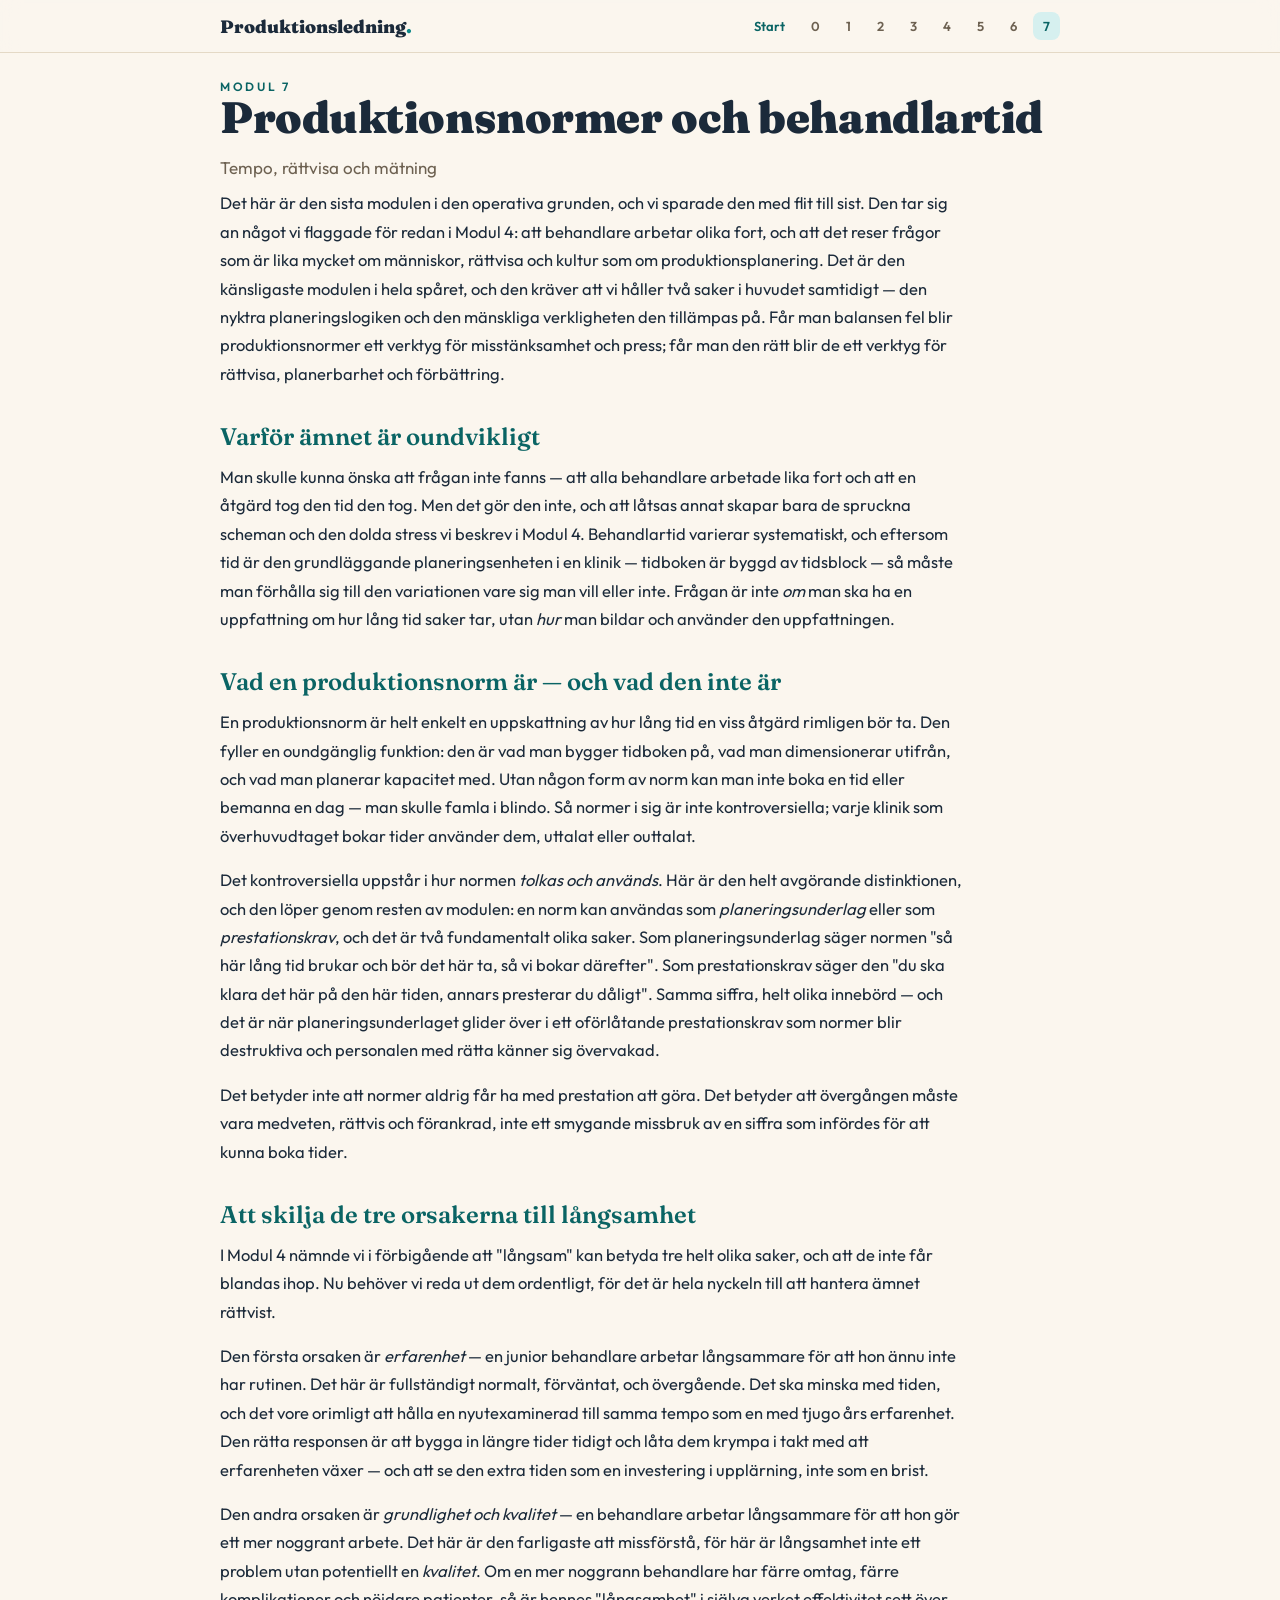
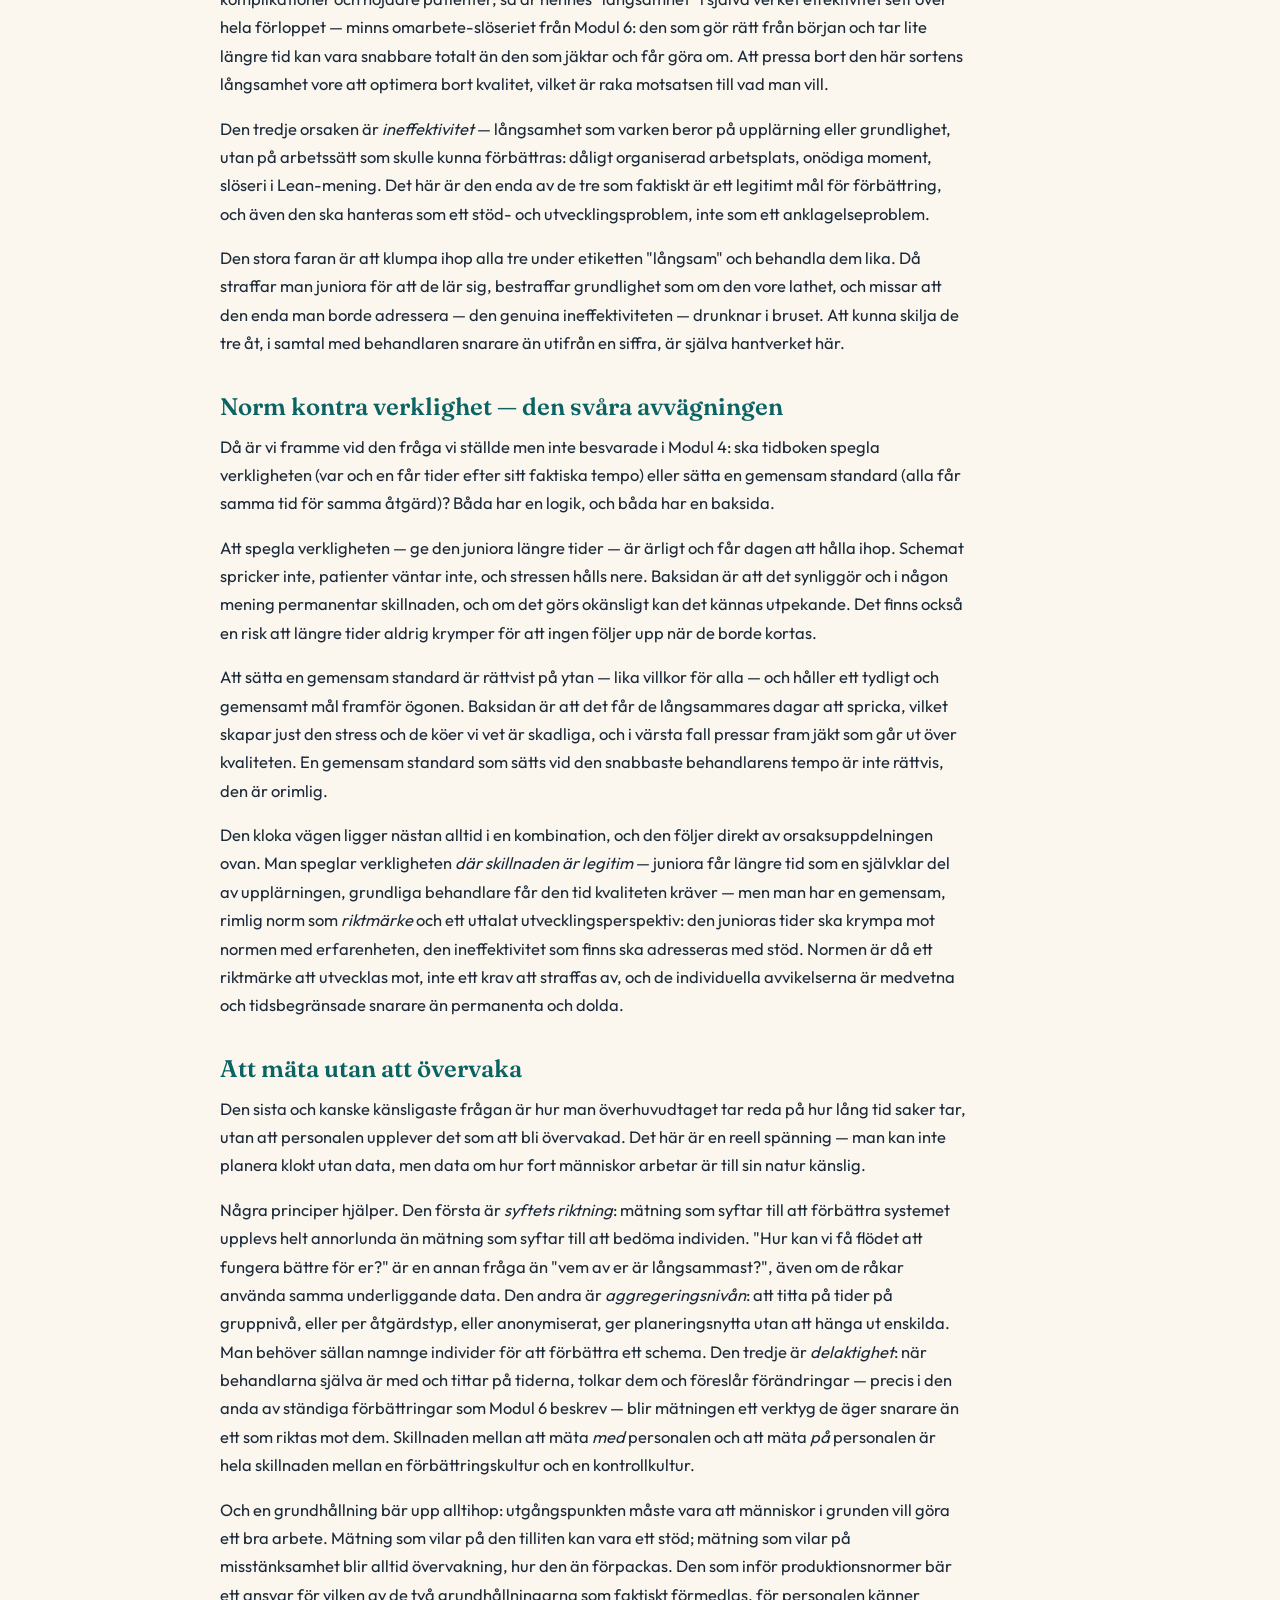
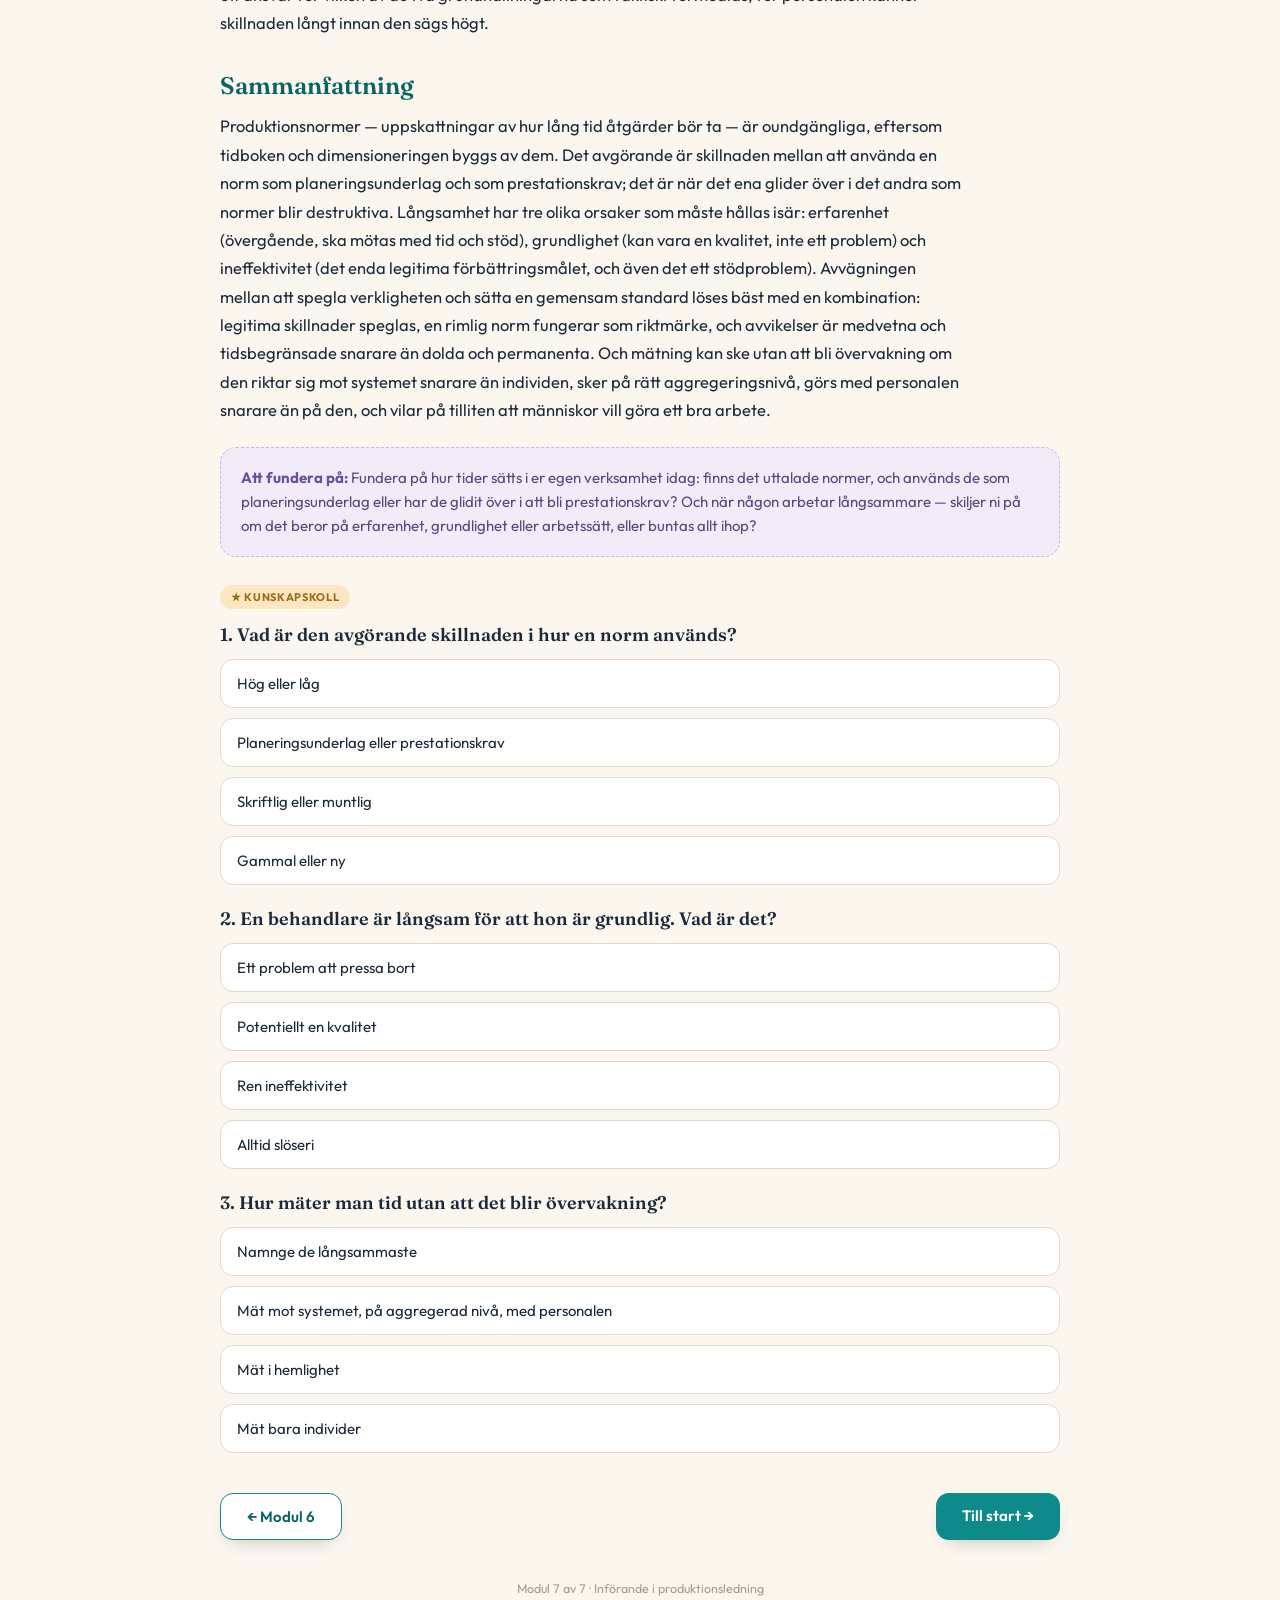
<file: modul7.html>
<!DOCTYPE html>
<html lang="sv">
<head>
<meta charset="UTF-8">
<meta name="viewport" content="width=device-width, initial-scale=1.0">
<title>Modul 7 — Produktionsnormer och behandlartid</title>
<link rel="preconnect" href="https://fonts.googleapis.com"><link rel="preconnect" href="https://fonts.gstatic.com" crossorigin>
<link href="https://fonts.googleapis.com/css2?family=Fraunces:opsz,wght@9..144,400;9..144,600;9..144,900&family=Outfit:wght@300;400;500;600;700&display=swap" rel="stylesheet">
<link rel="stylesheet" href="style.css">
</head>
<body>
<div id="nav"></div>
<div class="wrap">
  <article class="lesson">
    <div class="eyebrow">Modul 7</div>
    <h1>Produktionsnormer och behandlartid</h1>
    <p class="lede">Tempo, rättvisa och mätning</p>
    <p>Det här är den sista modulen i den operativa grunden, och vi sparade den med flit till sist. Den tar sig an något vi flaggade för redan i Modul 4: att behandlare arbetar olika fort, och att det reser frågor som är lika mycket om människor, rättvisa och kultur som om produktionsplanering. Det är den känsligaste modulen i hela spåret, och den kräver att vi håller två saker i huvudet samtidigt — den nyktra planeringslogiken och den mänskliga verkligheten den tillämpas på. Får man balansen fel blir produktionsnormer ett verktyg för misstänksamhet och press; får man den rätt blir de ett verktyg för rättvisa, planerbarhet och förbättring.</p>
<h2>Varför ämnet är oundvikligt</h2>
<p>Man skulle kunna önska att frågan inte fanns — att alla behandlare arbetade lika fort och att en åtgärd tog den tid den tog. Men det gör den inte, och att låtsas annat skapar bara de spruckna scheman och den dolda stress vi beskrev i Modul 4. Behandlartid varierar systematiskt, och eftersom tid är den grundläggande planeringsenheten i en klinik — tidboken är byggd av tidsblock — så måste man förhålla sig till den variationen vare sig man vill eller inte. Frågan är inte <em>om</em> man ska ha en uppfattning om hur lång tid saker tar, utan <em>hur</em> man bildar och använder den uppfattningen.</p>
<h2>Vad en produktionsnorm är — och vad den inte är</h2>
<p>En produktionsnorm är helt enkelt en uppskattning av hur lång tid en viss åtgärd rimligen bör ta. Den fyller en oundgänglig funktion: den är vad man bygger tidboken på, vad man dimensionerar utifrån, och vad man planerar kapacitet med. Utan någon form av norm kan man inte boka en tid eller bemanna en dag — man skulle famla i blindo. Så normer i sig är inte kontroversiella; varje klinik som överhuvudtaget bokar tider använder dem, uttalat eller outtalat.</p>
<p>Det kontroversiella uppstår i hur normen <em>tolkas och används</em>. Här är den helt avgörande distinktionen, och den löper genom resten av modulen: en norm kan användas som <em>planeringsunderlag</em> eller som <em>prestationskrav</em>, och det är två fundamentalt olika saker. Som planeringsunderlag säger normen "så här lång tid brukar och bör det här ta, så vi bokar därefter". Som prestationskrav säger den "du ska klara det här på den här tiden, annars presterar du dåligt". Samma siffra, helt olika innebörd — och det är när planeringsunderlaget glider över i ett oförlåtande prestationskrav som normer blir destruktiva och personalen med rätta känner sig övervakad.</p>
<p>Det betyder inte att normer aldrig får ha med prestation att göra. Det betyder att övergången måste vara medveten, rättvis och förankrad, inte ett smygande missbruk av en siffra som infördes för att kunna boka tider.</p>
<h2>Att skilja de tre orsakerna till långsamhet</h2>
<p>I Modul 4 nämnde vi i förbigående att "långsam" kan betyda tre helt olika saker, och att de inte får blandas ihop. Nu behöver vi reda ut dem ordentligt, för det är hela nyckeln till att hantera ämnet rättvist.</p>
<p>Den första orsaken är <em>erfarenhet</em> — en junior behandlare arbetar långsammare för att hon ännu inte har rutinen. Det här är fullständigt normalt, förväntat, och övergående. Det ska minska med tiden, och det vore orimligt att hålla en nyutexaminerad till samma tempo som en med tjugo års erfarenhet. Den rätta responsen är att bygga in längre tider tidigt och låta dem krympa i takt med att erfarenheten växer — och att se den extra tiden som en investering i upplärning, inte som en brist.</p>
<p>Den andra orsaken är <em>grundlighet och kvalitet</em> — en behandlare arbetar långsammare för att hon gör ett mer noggrant arbete. Det här är den farligaste att missförstå, för här är långsamhet inte ett problem utan potentiellt en <em>kvalitet</em>. Om en mer noggrann behandlare har färre omtag, färre komplikationer och nöjdare patienter, så är hennes "långsamhet" i själva verket effektivitet sett över hela förloppet — minns omarbete-slöseriet från Modul 6: den som gör rätt från början och tar lite längre tid kan vara snabbare totalt än den som jäktar och får göra om. Att pressa bort den här sortens långsamhet vore att optimera bort kvalitet, vilket är raka motsatsen till vad man vill.</p>
<p>Den tredje orsaken är <em>ineffektivitet</em> — långsamhet som varken beror på upplärning eller grundlighet, utan på arbetssätt som skulle kunna förbättras: dåligt organiserad arbetsplats, onödiga moment, slöseri i Lean-mening. Det här är den enda av de tre som faktiskt är ett legitimt mål för förbättring, och även den ska hanteras som ett stöd- och utvecklingsproblem, inte som ett anklagelseproblem.</p>
<p>Den stora faran är att klumpa ihop alla tre under etiketten "långsam" och behandla dem lika. Då straffar man juniora för att de lär sig, bestraffar grundlighet som om den vore lathet, och missar att den enda man borde adressera — den genuina ineffektiviteten — drunknar i bruset. Att kunna skilja de tre åt, i samtal med behandlaren snarare än utifrån en siffra, är själva hantverket här.</p>
<h2>Norm kontra verklighet — den svåra avvägningen</h2>
<p>Då är vi framme vid den fråga vi ställde men inte besvarade i Modul 4: ska tidboken spegla verkligheten (var och en får tider efter sitt faktiska tempo) eller sätta en gemensam standard (alla får samma tid för samma åtgärd)? Båda har en logik, och båda har en baksida.</p>
<p>Att spegla verkligheten — ge den juniora längre tider — är ärligt och får dagen att hålla ihop. Schemat spricker inte, patienter väntar inte, och stressen hålls nere. Baksidan är att det synliggör och i någon mening permanentar skillnaden, och om det görs okänsligt kan det kännas utpekande. Det finns också en risk att längre tider aldrig krymper för att ingen följer upp när de borde kortas.</p>
<p>Att sätta en gemensam standard är rättvist på ytan — lika villkor för alla — och håller ett tydligt och gemensamt mål framför ögonen. Baksidan är att det får de långsammares dagar att spricka, vilket skapar just den stress och de köer vi vet är skadliga, och i värsta fall pressar fram jäkt som går ut över kvaliteten. En gemensam standard som sätts vid den snabbaste behandlarens tempo är inte rättvis, den är orimlig.</p>
<p>Den kloka vägen ligger nästan alltid i en kombination, och den följer direkt av orsaksuppdelningen ovan. Man speglar verkligheten <em>där skillnaden är legitim</em> — juniora får längre tid som en självklar del av upplärningen, grundliga behandlare får den tid kvaliteten kräver — men man har en gemensam, rimlig norm som <em>riktmärke</em> och ett uttalat utvecklingsperspektiv: den junioras tider ska krympa mot normen med erfarenheten, den ineffektivitet som finns ska adresseras med stöd. Normen är då ett riktmärke att utvecklas mot, inte ett krav att straffas av, och de individuella avvikelserna är medvetna och tidsbegränsade snarare än permanenta och dolda.</p>
<h2>Att mäta utan att övervaka</h2>
<p>Den sista och kanske känsligaste frågan är hur man överhuvudtaget tar reda på hur lång tid saker tar, utan att personalen upplever det som att bli övervakad. Det här är en reell spänning — man kan inte planera klokt utan data, men data om hur fort människor arbetar är till sin natur känslig.</p>
<p>Några principer hjälper. Den första är <em>syftets riktning</em>: mätning som syftar till att förbättra systemet upplevs helt annorlunda än mätning som syftar till att bedöma individen. "Hur kan vi få flödet att fungera bättre för er?" är en annan fråga än "vem av er är långsammast?", även om de råkar använda samma underliggande data. Den andra är <em>aggregeringsnivån</em>: att titta på tider på gruppnivå, eller per åtgärdstyp, eller anonymiserat, ger planeringsnytta utan att hänga ut enskilda. Man behöver sällan namnge individer för att förbättra ett schema. Den tredje är <em>delaktighet</em>: när behandlarna själva är med och tittar på tiderna, tolkar dem och föreslår förändringar — precis i den anda av ständiga förbättringar som Modul 6 beskrev — blir mätningen ett verktyg de äger snarare än ett som riktas mot dem. Skillnaden mellan att mäta <em>med</em> personalen och att mäta <em>på</em> personalen är hela skillnaden mellan en förbättringskultur och en kontrollkultur.</p>
<p>Och en grundhållning bär upp alltihop: utgångspunkten måste vara att människor i grunden vill göra ett bra arbete. Mätning som vilar på den tilliten kan vara ett stöd; mätning som vilar på misstänksamhet blir alltid övervakning, hur den än förpackas. Den som inför produktionsnormer bär ett ansvar för vilken av de två grundhållningarna som faktiskt förmedlas, för personalen känner skillnaden långt innan den sägs högt.</p>
<h2>Sammanfattning</h2>
<p>Produktionsnormer — uppskattningar av hur lång tid åtgärder bör ta — är oundgängliga, eftersom tidboken och dimensioneringen byggs av dem. Det avgörande är skillnaden mellan att använda en norm som planeringsunderlag och som prestationskrav; det är när det ena glider över i det andra som normer blir destruktiva. Långsamhet har tre olika orsaker som måste hållas isär: erfarenhet (övergående, ska mötas med tid och stöd), grundlighet (kan vara en kvalitet, inte ett problem) och ineffektivitet (det enda legitima förbättringsmålet, och även det ett stödproblem). Avvägningen mellan att spegla verkligheten och sätta en gemensam standard löses bäst med en kombination: legitima skillnader speglas, en rimlig norm fungerar som riktmärke, och avvikelser är medvetna och tidsbegränsade snarare än dolda och permanenta. Och mätning kan ske utan att bli övervakning om den riktar sig mot systemet snarare än individen, sker på rätt aggregeringsnivå, görs med personalen snarare än på den, och vilar på tilliten att människor vill göra ett bra arbete.</p>
<div class="callout"><span class="tag">Att fundera på:</span> Fundera på hur tider sätts i er egen verksamhet idag: finns det uttalade normer, och används de som planeringsunderlag eller har de glidit över i att bli prestationskrav? Och när någon arbetar långsammare — skiljer ni på om det beror på erfarenhet, grundlighet eller arbetssätt, eller buntas allt ihop?</div>
    
    <div class="quiz"><div class="qhead"><span class="qbadge">★ Kunskapskoll</span></div><div id="quiz7"></div></div>
  </article>
  <div class="modnav">
    <a class="btn ghost" href="modul6.html">← Modul 6</a>
    <div class="spacer"></div>
    <a class="btn" href="index.html">Till start →</a>
  </div>
  <footer class="foot">Modul 7 av 7 · Införande i produktionsledning</footer>
</div>
<script src="app.js"></script>
<script>
  document.getElementById('nav').innerHTML = buildNav('modul7.html');
  
  
  buildQuiz('quiz7', [{"q":"Vad är den avgörande skillnaden i hur en norm används?","opts":["Hög eller låg","Planeringsunderlag eller prestationskrav","Skriftlig eller muntlig","Gammal eller ny"],"a":1,"e":"Det är när planeringsunderlaget glider över i oförlåtande prestationskrav som normer blir destruktiva."},{"q":"En behandlare är långsam för att hon är grundlig. Vad är det?","opts":["Ett problem att pressa bort","Potentiellt en kvalitet","Ren ineffektivitet","Alltid slöseri"],"a":1,"e":"Färre omtag och komplikationer kan göra grundlighet till effektivitet sett över hela förloppet."},{"q":"Hur mäter man tid utan att det blir övervakning?","opts":["Namnge de långsammaste","Mät mot systemet, på aggregerad nivå, med personalen","Mät i hemlighet","Mät bara individer"],"a":1,"e":"Syftets riktning, aggregeringsnivån och delaktighet avgör skillnaden mellan förbättrings- och kontrollkultur."}]);
  markDone('modul7.html');
</script>
</body>
</html>
</file>
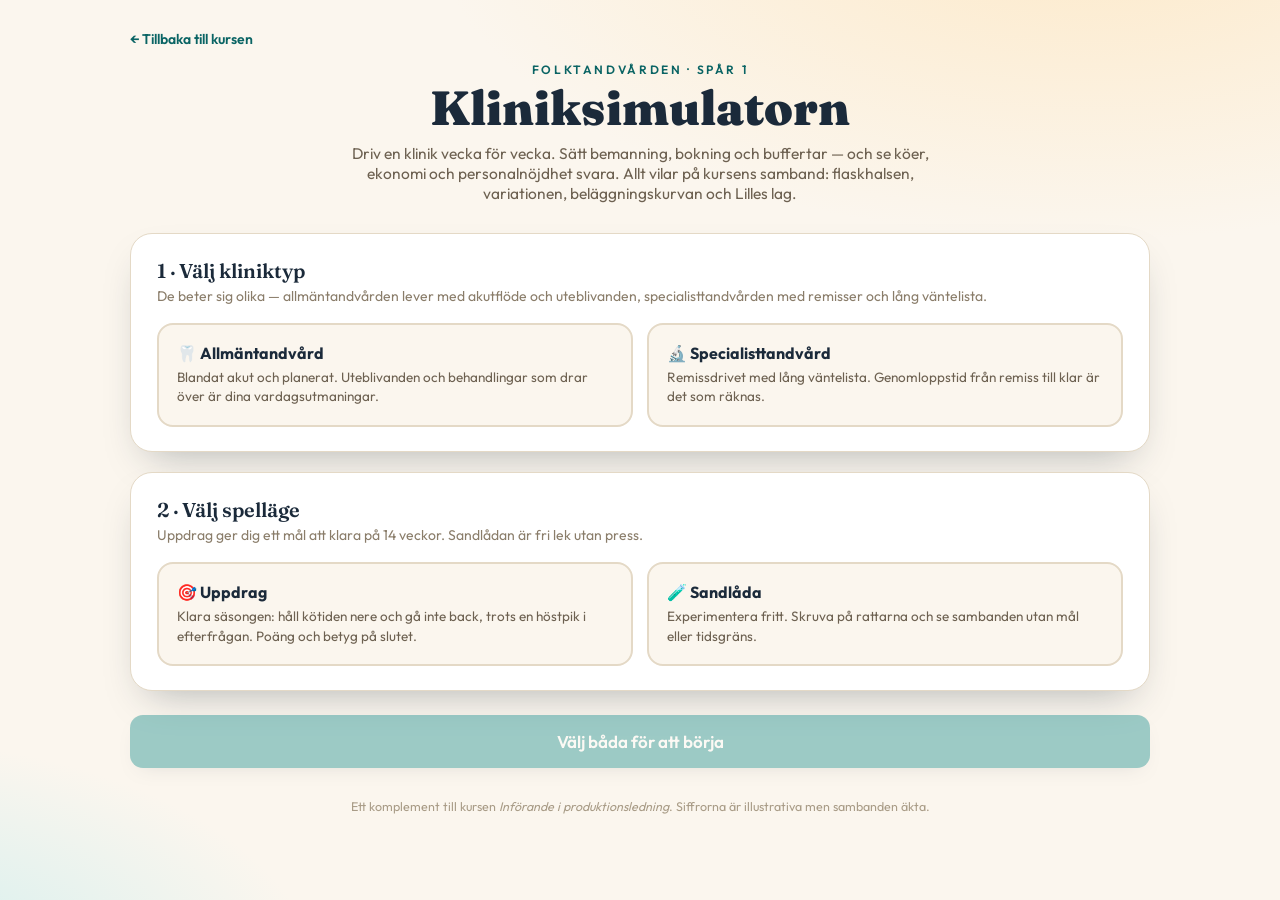
<file: simulator.html>
<!DOCTYPE html>
<html lang="sv">
<head>
<meta charset="UTF-8">
<meta name="viewport" content="width=device-width, initial-scale=1.0">
<title>Kliniksimulatorn — Produktionsledning</title>
<link rel="preconnect" href="https://fonts.googleapis.com">
<link rel="preconnect" href="https://fonts.gstatic.com" crossorigin>
<link href="https://fonts.googleapis.com/css2?family=Fraunces:opsz,wght@9..144,400;9..144,600;9..144,900&family=Outfit:wght@300;400;500;600;700&display=swap" rel="stylesheet">
<style>
  :root{
    --ink:#1b2a3a; --paper:#fbf6ee; --paper2:#f4ebdd;
    --teal:#0f8a8a; --teal-dk:#0a6464; --coral:#ff6b5e; --amber:#ffb627;
    --green:#3fb27f; --red:#e8543f; --blue:#3d7ab2; --purple:#8a6fb0;
    --line:#e4d9c6;
    --shadow:0 18px 40px -18px rgba(27,42,58,.35);
    --shadow-sm:0 8px 20px -12px rgba(27,42,58,.4);
  }
  *{box-sizing:border-box;margin:0;padding:0}
  body{
    font-family:'Outfit',sans-serif;color:var(--ink);
    background:
      radial-gradient(1200px 600px at 85% -10%, #fde9c8 0%, transparent 55%),
      radial-gradient(900px 500px at -10% 110%, #cdeeee 0%, transparent 50%),
      var(--paper);
    min-height:100vh;-webkit-font-smoothing:antialiased;padding:28px 18px 70px;
  }
  .wrap{max-width:1020px;margin:0 auto}
  .eyebrow{font-size:12px;letter-spacing:.22em;text-transform:uppercase;color:var(--teal-dk);font-weight:600;text-align:center}
  h1.title{font-family:'Fraunces',serif;font-weight:900;font-size:clamp(30px,5vw,48px);line-height:1.04;text-align:center;margin-top:6px}
  h1.title .em{color:var(--teal);font-style:italic}
  .sub{text-align:center;color:#6d6151;font-size:15.5px;margin-top:10px;max-width:60ch;margin-inline:auto}

  .view{display:none;animation:fadeUp .5s ease both}
  .view.active{display:block}
  @keyframes fadeUp{from{opacity:0;transform:translateY(16px)}to{opacity:1;transform:none}}
  @keyframes pop{0%{transform:scale(.85)}60%{transform:scale(1.08)}100%{transform:scale(1)}}
  .pop{animation:pop .4s ease}

  /* ---- Setup screen ---- */
  .setup{margin-top:30px;display:grid;gap:20px}
  .block{background:#fff;border:1.5px solid var(--line);border-radius:22px;box-shadow:var(--shadow);padding:24px 26px}
  .block h3{font-family:'Fraunces',serif;font-weight:600;font-size:20px;margin-bottom:4px}
  .block .hint{color:#8a7d6a;font-size:14px;margin-bottom:18px}
  .choices{display:grid;grid-template-columns:1fr 1fr;gap:14px}
  @media(max-width:620px){.choices{grid-template-columns:1fr}}
  .choice{border:2px solid var(--line);border-radius:16px;padding:18px;cursor:pointer;transition:all .15s;background:var(--paper)}
  .choice:hover{transform:translateY(-3px);border-color:var(--teal)}
  .choice.sel{border-color:var(--teal);background:#eef7f7;box-shadow:var(--shadow-sm)}
  .choice .ct{font-weight:700;font-size:16px;margin-bottom:5px}
  .choice .cd{font-size:13.5px;color:#6d6151;line-height:1.45}
  .startbtn{width:100%;margin-top:4px}

  .btn{font-family:'Outfit';font-weight:600;font-size:15px;border:none;border-radius:13px;cursor:pointer;
    padding:14px 28px;background:var(--teal);color:#fff;box-shadow:var(--shadow-sm);transition:transform .15s,background .2s}
  .btn:hover{transform:translateY(-2px);background:var(--teal-dk)}
  .btn[disabled]{opacity:.4;cursor:not-allowed;transform:none}
  .btn.ghost{background:#fff;color:var(--teal-dk);border:1.5px solid var(--teal)}
  .btn.ghost:hover{background:#eef7f7}
  .btn.big{font-size:17px;padding:16px 30px}
  .back{background:none;border:none;cursor:pointer;color:var(--teal-dk);font-weight:600;font-size:15px;display:inline-flex;gap:7px;align-items:center;margin-bottom:16px;padding:6px 2px}
  .back:hover{gap:11px}

  /* ---- Game layout ---- */
  .gamehead{display:flex;justify-content:space-between;align-items:center;flex-wrap:wrap;gap:12px;margin-bottom:16px}
  .weekpill{font-family:'Fraunces',serif;font-weight:900;font-size:26px}
  .weekpill small{font-size:15px;color:#a99c87;font-weight:400;font-family:'Outfit'}
  .missionbar{background:#fff;border:1.5px solid var(--line);border-radius:14px;padding:10px 16px;font-size:13.5px;color:#6d6151;display:flex;gap:18px;flex-wrap:wrap;align-items:center}
  .missionbar b{color:var(--ink)}

  .grid{display:grid;grid-template-columns:1fr 1fr;gap:18px}
  @media(max-width:760px){.grid{grid-template-columns:1fr}}

  /* metrics */
  .metrics{display:grid;grid-template-columns:repeat(3,1fr);gap:12px}
  @media(max-width:620px){.metrics{grid-template-columns:1fr 1fr}}
  .metric{background:#fff;border:1.5px solid var(--line);border-radius:16px;padding:14px 16px;transition:background .3s,border-color .3s}
  .metric .lab{font-size:11px;letter-spacing:.06em;text-transform:uppercase;color:#8a7d6a;font-weight:600}
  .metric .val{font-family:'Fraunces',serif;font-weight:900;font-size:26px;line-height:1.05;margin-top:3px}
  .metric .delta{font-size:12px;font-weight:600;margin-top:2px}
  .metric.ok{background:#e9f7ef;border-color:#bce5cf}
  .metric.warn{background:#fff3da;border-color:#f3dca5}
  .metric.danger{background:#fdeae6;border-color:#f6c4ba}
  .up{color:var(--green)} .down{color:var(--red)}

  .controls{background:#fff;border:1.5px solid var(--line);border-radius:20px;box-shadow:var(--shadow);padding:22px 24px}
  .controls h3{font-family:'Fraunces',serif;font-weight:600;font-size:19px;margin-bottom:2px}
  .controls .hint{color:#8a7d6a;font-size:13px;margin-bottom:18px}
  .ctrl{margin-bottom:18px}
  .ctrl label{display:flex;justify-content:space-between;font-weight:600;font-size:14.5px;margin-bottom:8px}
  .ctrl label b{font-family:'Fraunces',serif;color:var(--teal-dk);font-size:17px}
  .ctrl .modtag{font-size:10.5px;color:#a99c87;font-weight:600;letter-spacing:.04em}
  input[type=range]{-webkit-appearance:none;width:100%;height:8px;border-radius:999px;background:var(--paper2);outline:none;cursor:pointer;border:1px solid var(--line)}
  input[type=range]::-webkit-slider-thumb{-webkit-appearance:none;width:24px;height:24px;border-radius:50%;background:#fff;border:4px solid var(--teal);box-shadow:var(--shadow-sm);cursor:grab}
  input[type=range]::-moz-range-thumb{width:24px;height:24px;border-radius:50%;background:#fff;border:4px solid var(--teal);cursor:grab}

  .chartcard{background:#fff;border:1.5px solid var(--line);border-radius:20px;box-shadow:var(--shadow);padding:20px 22px;margin-top:18px}
  .chartcard h3{font-family:'Fraunces',serif;font-weight:600;font-size:18px;margin-bottom:12px}
  svg{display:block;width:100%;height:auto}

  .runrow{margin-top:18px;display:flex;gap:12px;align-items:center;flex-wrap:wrap}
  .log{margin-top:14px;background:var(--paper);border:1px dashed var(--line);border-radius:14px;padding:14px 16px;font-size:14px;line-height:1.55;color:#3a3528;min-height:54px}
  .log .tag{font-weight:700;color:var(--teal-dk)}

  .lean{display:inline-flex;align-items:center;gap:8px;background:#f1ecf8;border:1px solid #ddd0ee;border-radius:12px;padding:10px 14px;font-size:13.5px;color:#5a4880;font-weight:600;cursor:pointer;transition:transform .15s}
  .lean:hover{transform:translateY(-2px)}
  .lean[disabled]{opacity:.45;cursor:not-allowed;transform:none}

  /* result */
  .result{text-align:center;padding:10px 0}
  .scorebig{font-family:'Fraunces',serif;font-weight:900;font-size:64px;line-height:1;color:var(--teal)}
  .grade{font-family:'Fraunces',serif;font-weight:900;font-size:30px;margin-top:4px}
  .resmsg{font-size:16px;color:#6d6151;margin:14px auto 22px;max-width:54ch;line-height:1.6}
  .rescard{background:var(--paper);border:1px solid var(--line);border-radius:14px;padding:16px 18px;text-align:left;font-size:14px;line-height:1.6;margin:16px auto;max-width:60ch}
  .rescard b{color:var(--teal-dk)}
  .resbtns{display:flex;gap:12px;justify-content:center;flex-wrap:wrap;margin-top:8px}
  .confetti{position:fixed;width:10px;height:14px;top:-20px;z-index:60;border-radius:2px;pointer-events:none}
  footer.foot{text-align:center;margin-top:30px;color:#a99c87;font-size:12.5px}
</style>
</head>
<body>
<div class="wrap">

  <!-- ===== SETUP ===== -->
  <section id="setup" class="view active">
    <div style="margin-bottom:14px"><a href="modul4.html" style="color:var(--teal-dk);font-weight:600;font-size:14px;text-decoration:none">← Tillbaka till kursen</a></div>
    <div class="eyebrow">Folktandvården · Spår 1</div>
    <h1 class="title">Klinik&shy;simulatorn</h1>
    <p class="sub">Driv en klinik vecka för vecka. Sätt bemanning, bokning och buffertar — och se köer, ekonomi och personalnöjdhet svara. Allt vilar på kursens samband: flaskhalsen, variationen, beläggningskurvan och Lilles lag.</p>

    <div class="setup">
      <div class="block">
        <h3>1 · Välj kliniktyp</h3>
        <p class="hint">De beter sig olika — allmäntandvården lever med akutflöde och uteblivanden, specialisttandvården med remisser och lång väntelista.</p>
        <div class="choices" id="typeChoices">
          <div class="choice" data-type="allman" onclick="pick('type','allman',this)">
            <div class="ct">🦷 Allmäntandvård</div>
            <div class="cd">Blandat akut och planerat. Uteblivanden och behandlingar som drar över är dina vardagsutmaningar.</div>
          </div>
          <div class="choice" data-type="specialist" onclick="pick('type','specialist',this)">
            <div class="ct">🔬 Specialisttandvård</div>
            <div class="cd">Remissdrivet med lång väntelista. Genomloppstid från remiss till klar är det som räknas.</div>
          </div>
        </div>
      </div>

      <div class="block">
        <h3>2 · Välj spelläge</h3>
        <p class="hint">Uppdrag ger dig ett mål att klara på 14 veckor. Sandlådan är fri lek utan press.</p>
        <div class="choices" id="modeChoices">
          <div class="choice" data-mode="mission" onclick="pick('mode','mission',this)">
            <div class="ct">🎯 Uppdrag</div>
            <div class="cd">Klara säsongen: håll kötiden nere och gå inte back, trots en höstpik i efterfrågan. Poäng och betyg på slutet.</div>
          </div>
          <div class="choice" data-mode="sandbox" onclick="pick('mode','sandbox',this)">
            <div class="ct">🧪 Sandlåda</div>
            <div class="cd">Experimentera fritt. Skruva på rattarna och se sambanden utan mål eller tidsgräns.</div>
          </div>
        </div>
      </div>

      <button class="btn big startbtn" id="startBtn" disabled onclick="startGame()">Välj båda för att börja</button>
    </div>
    <footer class="foot">Ett komplement till kursen <em>Införande i produktionsledning</em>. Siffrorna är illustrativa men sambanden äkta.</footer>
  </section>

  <!-- ===== GAME ===== -->
  <section id="game" class="view">
    <button class="back" onclick="resetToSetup()">← Avsluta</button>
    <div class="gamehead">
      <div class="weekpill">Vecka <span id="weekNo">1</span><small id="weekTot"> / 14</small></div>
      <div class="missionbar" id="missionBar"></div>
    </div>

    <div class="metrics" id="metrics"></div>

    <div class="grid" style="margin-top:18px">
      <div class="controls">
        <h3>Dina beslut</h3>
        <p class="hint">Ställ in inför veckan och tryck <b>Kör veckan</b>.</p>

        <div class="ctrl">
          <label>Behandlare i tjänst <b id="vStaff">5</b></label>
          <input type="range" id="cStaff" min="2" max="10" value="5" step="1" oninput="liveLabels()">
          <div class="modtag">Kapacitet · Modul 3 — fler ökar takten men kostar mer</div>
        </div>

        <div class="ctrl">
          <label>Hur fullt du bokar <b id="vBook">90%</b></label>
          <input type="range" id="cBook" min="60" max="100" value="90" step="1" oninput="liveLabels()">
          <div class="modtag">Beläggning · Modul 2 — nära 100 % skenar köerna</div>
        </div>

        <div class="ctrl">
          <label>Buffert i tidboken <b id="vBuf">10%</b></label>
          <input type="range" id="cBuf" min="0" max="30" value="10" step="1" oninput="liveLabels()">
          <div class="modtag">Tidbok · Modul 4 — luft som fångar överdrag</div>
        </div>

        <div class="ctrl" id="acuteWrap">
          <label>Reserverat för akut <b id="vAcute">15%</b></label>
          <input type="range" id="cAcute" min="0" max="40" value="15" step="1" oninput="liveLabels()">
          <div class="modtag">Separera flöden · Modul 4 — skyddar planerade besök</div>
        </div>

        <div class="runrow">
          <button class="btn" id="runBtn" onclick="runWeek()">Kör veckan →</button>
          <button class="lean" id="leanBtn" onclick="doLean()" title="Engångsinsats">✨ Flödesförbättring (Lean)</button>
        </div>
        <div class="log" id="log"><span class="tag">Tips:</span> Börja med att köra en vecka och se hur kliniken svarar. Justera sedan.</div>
      </div>

      <div>
        <div class="chartcard">
          <h3 id="chartTitle">Kötid över tid</h3>
          <svg id="chart" viewBox="0 0 460 220" preserveAspectRatio="xMidYMid meet"></svg>
        </div>
        <div class="chartcard" style="margin-top:14px">
          <h3>Beläggningens effekt just nu</h3>
          <svg id="curve" viewBox="0 0 460 150" preserveAspectRatio="xMidYMid meet"></svg>
        </div>
      </div>
    </div>
  </section>

  <!-- ===== RESULT ===== -->
  <section id="result" class="view">
    <div class="result" id="resultBody"></div>
  </section>

</div>

<script>
/* ===================== State ===================== */
let S = {};
const sel = { type:null, mode:null };

function pick(group,val,el){
  sel[group]=val;
  el.parentNode.querySelectorAll('.choice').forEach(c=>c.classList.remove('sel'));
  el.classList.add('sel');
  const ready = sel.type && sel.mode;
  const b=document.getElementById('startBtn');
  b.disabled=!ready;
  b.textContent = ready ? 'Starta klinik →' : 'Välj båda för att börja';
}

function show(id){
  document.querySelectorAll('.view').forEach(v=>v.classList.remove('active'));
  document.getElementById(id).classList.add('active');
  window.scrollTo({top:0,behavior:'smooth'});
}
function resetToSetup(){ show('setup'); }

/* ===================== Game init ===================== */
function startGame(){
  const isSpec = sel.type==='specialist';
  S = {
    type: sel.type, mode: sel.mode,
    week: 1,
    totalWeeks: sel.mode==='mission' ? 14 : 999,
    // demand baseline (patients/week of capacity-equivalents)
    baseDemand: isSpec ? 22 : 110,
    capPerStaff: isSpec ? 5.5 : 28,   // patients one behandlare clears per week
    waitlist: isSpec ? 120 : 24,    // patients currently in system
    history: [],                     // {week, wait, queue}
    money: 0,                        // kr (thousands), cumulative
    morale: 80,                      // 0-100
    leanUsed: false,
    leanBonus: 0,                    // permanent waste reduction (0..0.2)
    lastWait: null,
    cumThroughput:0,
    cumServiceHits:0, cumServiceTotal:0
  };
  document.getElementById('weekTot').textContent = sel.mode==='mission' ? ' / 14' : '';
  document.getElementById('chartTitle').textContent = isSpec ? 'Genomloppstid (veckor) över tid' : 'Genomsnittlig väntetid (relativ) över tid';
  // acute slider only meaningful for allmän
  document.getElementById('acuteWrap').style.display = isSpec ? 'none' : 'block';
  // reset controls
  document.getElementById('cStaff').value = isSpec?6:5;
  document.getElementById('cBook').value = 90;
  document.getElementById('cBuf').value = 10;
  document.getElementById('cAcute').value = 15;
  document.getElementById('leanBtn').disabled=false;
  document.getElementById('leanBtn').textContent='✨ Flödesförbättring (Lean)';
  liveLabels();
  renderMission();
  renderMetrics(true);
  drawHistory();
  drawCurve(0.9);
  document.getElementById('log').innerHTML='<span class="tag">Vecka 1.</span> Klinik igång. Ställ in dina rattar och kör veckan.';
  show('game');
}

function liveLabels(){
  document.getElementById('vStaff').textContent=document.getElementById('cStaff').value;
  document.getElementById('vBook').textContent=document.getElementById('cBook').value+'%';
  document.getElementById('vBuf').textContent=document.getElementById('cBuf').value+'%';
  document.getElementById('vAcute').textContent=document.getElementById('cAcute').value+'%';
  drawCurve(+document.getElementById('cBook').value/100);
}

function renderMission(){
  const bar=document.getElementById('missionBar');
  if(S.mode!=='mission'){ bar.innerHTML='<b>🧪 Sandlåda</b> — fri lek, inga mål.'; return; }
  const goal = S.type==='specialist'
    ? 'Mål: håll <b>genomloppstiden under 10 veckor</b> och gå inte back totalt.'
    : 'Mål: håll <b>väntetiden låg</b>, personalen frisk och ekonomin på plus genom höstpiken.';
  bar.innerHTML = goal;
}

/* ===================== Core simulation ===================== */
function runWeek(){
  const staff = +document.getElementById('cStaff').value;
  const bookPct = +document.getElementById('cBook').value/100;
  const buf = +document.getElementById('cBuf').value/100;
  const acute = S.type==='specialist' ? 0 : +document.getElementById('cAcute').value/100;

  // --- demand with seasonality + noise ---
  // mission: autumn peak around weeks 6-9
  let season=1;
  if(S.mode==='mission'){
    const w=S.week;
    season = 1 + 0.28*Math.exp(-Math.pow((w-7)/2.5,2)); // gaussian peak ~week7
  }
  const noise = 1 + (Math.random()-0.5)*0.25;
  const demand = S.baseDemand * season * noise;

  // --- effective capacity ---
  // raw capacity from staff; buffer & acute reservation remove usable planned slots,
  // lean adds back usable capacity by removing waste
  let raw = staff * S.capPerStaff;
  const wasteFactor = 0.18 - S.leanBonus; // baseline 18% of time is removable waste
  let usable = raw * (1 - Math.max(0,wasteFactor));
  // booking fills usable up to bookPct; buffer & acute carve out planned throughput
  let planned = usable * bookPct * (1 - buf) * (1 - acute*0.5);

  // --- no-shows: worse when long lead time (big waitlist) and when little reminder buffer ---
  const leadPressure = Math.min(1, S.waitlist / (S.baseDemand*3));
  let noShow = (S.type==='specialist'? 0.06 : 0.12) + 0.10*leadPressure;
  noShow = Math.max(0.03, noShow - acute*0.05); // acute handling slightly steadies
  const delivered = planned * (1 - noShow);

  // --- utilisation actually experienced ---
  const util = Math.min(0.999, demand>0 ? Math.min(1, (demand)/(usable)) * bookPct : bookPct);

  // --- waiting time via queueing curve (relative) ---
  const rho = Math.min(0.985, bookPct - buf*0.4 + leadPressure*0.05);
  let waitFactor = rho/(1-rho); // classic shape
  // buffer dampens, lean dampens
  waitFactor *= (1 - buf*0.5) * (1 - S.leanBonus*0.6);

  // --- update waitlist (Little's law dynamics) ---
  const inflow = demand;
  S.waitlist = Math.max(0, S.waitlist + inflow - delivered);

  // --- genomloppstid (Little): L = lambda * W  => W = L / lambda ---
  const genomloppVeckor = inflow>0 ? S.waitlist / inflow : 0;

  // --- economy: revenue per delivered minus staff cost minus idle waste ---
  const revPer = S.type==='specialist'? 4.0 : 0.9; // kr thousands per delivered patient
  const staffCost = staff * (S.type==='specialist'? 14 : 11); // per week
  const idle = Math.max(0, usable - demand) * (S.type==='specialist'?1.2:0.25)*0.4;
  const weekMoney = delivered*revPer - staffCost - idle;
  S.money += weekMoney;

  // --- morale: drops with high utilisation sustained, recovers with slack ---
  let moraleDelta = 0;
  if(rho>0.95) moraleDelta = -5;
  else if(rho>0.90) moraleDelta = -3;
  else if(rho>0.85) moraleDelta = -1;
  else if(rho<0.78) moraleDelta = +4;
  else moraleDelta = +2;
  if(noShow>0.22) moraleDelta -= 1;
  if(S.leanBonus>0) moraleDelta += 1; // smoother flow eases pressure
  S.morale = Math.max(0, Math.min(100, S.morale + moraleDelta));

  // --- service level tracking ---
  const target = S.type==='specialist'? 10 : 6; // weeks / relative wait threshold
  const measure = S.type==='specialist'? genomloppVeckor : waitFactor;
  S.cumServiceTotal++;
  if(measure<=target) S.cumServiceHits++;
  S.cumThroughput += delivered;

  // store history
  const plotVal = S.type==='specialist'? genomloppVeckor : waitFactor;
  S.history.push({week:S.week, val:plotVal, queue:S.waitlist, util:rho, money:weekMoney, morale:S.morale});
  S.lastWait = plotVal;

  // log narrative
  logWeek({demand,delivered,noShow,rho,weekMoney,moraleDelta,genomloppVeckor,waitFactor});

  renderMetrics(false);
  drawHistory();
  drawCurve(rho);

  S.week++;
  document.getElementById('weekNo').textContent = Math.min(S.week, S.totalWeeks);
  if(S.mode==='mission' && S.week>S.totalWeeks){ endMission(); }
}

function logWeek(d){
  const isSpec=S.type==='specialist';
  let parts=[];
  parts.push(`Efterfrågan ~${Math.round(d.demand)} ${isSpec?'remisser':'patienter'}, klart ${Math.round(d.delivered)}.`);
  if(d.noShow>0.18) parts.push(`Uteblivandet kröp upp till ${Math.round(d.noShow*100)} %.`);
  if(d.rho>0.92) parts.push(`<b style="color:var(--red)">Beläggningen nära taket — köerna byggs på.</b>`);
  else if(d.rho<0.72) parts.push(`Gott om luft i schemat.`);
  if(d.moraleDelta<=-5) parts.push(`Personalen är pressad.`);
  else if(d.moraleDelta>=4) parts.push(`Personalen hämtar andan.`);
  parts.push(d.weekMoney>=0?`Ekonomi +${Math.round(d.weekMoney)} tkr.`:`Ekonomi ${Math.round(d.weekMoney)} tkr.`);
  document.getElementById('log').innerHTML = `<span class="tag">Vecka ${S.week}.</span> ` + parts.join(' ');
}

/* ===================== Lean one-off ===================== */
function doLean(){
  if(S.leanUsed) return;
  S.leanUsed=true; S.leanBonus=0.12; // removes much of the waste, permanently
  document.getElementById('leanBtn').disabled=true;
  document.getElementById('leanBtn').textContent='✨ Lean infört';
  document.getElementById('log').innerHTML='<span class="tag">Flödesförbättring!</span> Ni rensar bort dubbelarbete och onödig väntan. En bestående del av slöseriet försvinner — kapacitet frigörs utan att någon jobbar hårdare.';
  drawCurve(+document.getElementById('cBook').value/100);
}

/* ===================== Metrics ===================== */
function renderMetrics(init){
  const isSpec=S.type==='specialist';
  const m=document.getElementById('metrics');
  const waitLabel = isSpec? 'Genomloppstid' : 'Väntetid (rel.)';
  const waitVal = S.lastWait==null ? '—' : (isSpec? S.lastWait.toFixed(1).replace('.',',')+' v' : S.lastWait.toFixed(1).replace('.',',')+'×');
  const waitClass = S.lastWait==null?'':(isSpec?(S.lastWait>12?'danger':S.lastWait>9?'warn':'ok'):(S.lastWait>8?'danger':S.lastWait>6?'warn':'ok'));
  const qClass = S.waitlist > S.baseDemand*4 ? 'danger' : S.waitlist > S.baseDemand*2.5 ? 'warn':'ok';
  const moodClass = S.morale<45?'danger':S.morale<65?'warn':'ok';
  const moneyClass = S.money<0?'danger':S.money<40?'warn':'ok';
  m.innerHTML = `
    <div class="metric ${waitClass}"><div class="lab">${waitLabel}</div><div class="val">${waitVal}</div></div>
    <div class="metric ${qClass}"><div class="lab">${isSpec?'Väntelista':'Patienter i systemet'}</div><div class="val">${Math.round(S.waitlist)}</div></div>
    <div class="metric ok"><div class="lab">Klara totalt</div><div class="val">${Math.round(S.cumThroughput)}</div></div>
    <div class="metric ${moodClass}"><div class="lab">Personalnöjdhet</div><div class="val">${Math.round(S.morale)}<small style="font-size:14px;color:#bcae98">/100</small></div></div>
    <div class="metric ${moneyClass}"><div class="lab">Ekonomi (ack.)</div><div class="val">${Math.round(S.money)}<small style="font-size:13px;color:#bcae98"> tkr</small></div></div>
    <div class="metric ${S.cumServiceTotal? (S.cumServiceHits/S.cumServiceTotal>=0.7?'ok':S.cumServiceHits/S.cumServiceTotal>=0.4?'warn':'danger'):''}"><div class="lab">Mål uppnått</div><div class="val">${S.cumServiceTotal?Math.round(S.cumServiceHits/S.cumServiceTotal*100):0}<small style="font-size:14px;color:#bcae98">%</small></div></div>`;
  if(!init){ m.querySelectorAll('.metric').forEach(x=>{x.classList.add('pop');setTimeout(()=>x.classList.remove('pop'),400)}); }
}

/* ===================== Charts ===================== */
function drawHistory(){
  const svg=document.getElementById('chart');
  const W=460,H=220,pL=40,pR=14,pT=14,pB=28;
  const hist=S.history;
  if(hist.length===0){
    svg.innerHTML=`<text x="${W/2}" y="${H/2}" fill="#bcae98" font-size="14" text-anchor="middle" font-family="Outfit">Kör första veckan för att se kurvan.</text>`;
    return;
  }
  const isSpec=S.type==='specialist';
  const maxV=Math.max(isSpec?14:12, ...hist.map(h=>h.val));
  const n=Math.max(hist.length, S.mode==='mission'?14:hist.length);
  const x=i=> pL + (i/(Math.max(1,n-1)))*(W-pL-pR);
  const y=v=> (H-pB) - (Math.min(v,maxV)/maxV)*(H-pT-pB);
  let grid='';
  // target line
  const target=isSpec?10:6;
  const ty=y(target);
  grid+=`<line x1="${pL}" y1="${ty}" x2="${W-pR}" y2="${ty}" stroke="#3fb27f" stroke-width="1.5" stroke-dasharray="5 4"/>`;
  grid+=`<text x="${W-pR}" y="${ty-5}" fill="#3fb27f" font-size="10.5" text-anchor="end" font-family="Outfit" font-weight="600">mål ${isSpec?'10 v':'6×'}</text>`;
  grid+=`<text x="${pL-6}" y="${pT+8}" fill="#a99c87" font-size="10" text-anchor="end" font-family="Outfit">${Math.round(maxV)}</text>`;
  grid+=`<text x="${pL-6}" y="${H-pB}" fill="#a99c87" font-size="10" text-anchor="end" font-family="Outfit">0</text>`;
  // area + line
  let line='',area=`M${x(0)},${H-pB}`;
  hist.forEach((h,i)=>{ const px=x(i),py=y(h.val); line+=(i===0?`M${px},${py}`:` L${px},${py}`); area+=` L${px},${py}`; });
  area+=` L${x(hist.length-1)},${H-pB} Z`;
  let dots='';
  hist.forEach((h,i)=>{ const c=h.val>(isSpec?12:9)?'#e8543f':h.val>(isSpec?9:5)?'#ffb627':'#3fb27f'; dots+=`<circle cx="${x(i)}" cy="${y(h.val)}" r="4" fill="${c}" stroke="#fff" stroke-width="1.5"/>`; });
  svg.innerHTML = grid +
    `<path d="${area}" fill="#0f8a8a" opacity="0.08"/>`+
    `<path d="${line}" fill="none" stroke="#0f8a8a" stroke-width="3" stroke-linecap="round" stroke-linejoin="round"/>`+
    dots;
}

function drawCurve(rho){
  const svg=document.getElementById('curve');
  const W=460,H=150,pL=34,pR=14,pT=12,pB=26;
  const f=r=> r/(1-r);
  const X=r=> pL + (r-0.3)/(0.99-0.3)*(W-pL-pR);
  const Y=v=> (H-pB) - (Math.min(v,20)/20)*(H-pT-pB);
  let path='';
  for(let r=0.3;r<=0.99;r+=0.01){ path+=(r===0.3?`M${X(r)},${Y(f(r))}`:` L${X(r)},${Y(f(r))}`); }
  const dz=X(0.9);
  const shade=`<rect x="${dz}" y="${pT}" width="${(W-pR)-dz}" height="${H-pB-pT}" fill="#e8543f" opacity="0.06"/>`;
  let ax='';
  [0.3,0.5,0.7,0.9].forEach(r=>{ ax+=`<text x="${X(r)}" y="${H-8}" fill="#a99c87" font-size="9.5" text-anchor="middle" font-family="Outfit">${Math.round(r*100)}%</text>`; });
  const rr=Math.max(0.3,Math.min(0.985,rho));
  const dot=`<circle cx="${X(rr)}" cy="${Y(f(rr))}" r="7" fill="#fff" stroke="#ff6b5e" stroke-width="3.5"/>`;
  svg.innerHTML = shade + `<path d="${path}" fill="none" stroke="#0f8a8a" stroke-width="2.5"/>` + ax + dot;
}

/* ===================== Mission end ===================== */
function endMission(){
  const isSpec=S.type==='specialist';
  const servicePct = S.cumServiceTotal? S.cumServiceHits/S.cumServiceTotal : 0;
  // score: blend of service level, economy, morale
  const econScore = Math.max(0, Math.min(1, (S.money+50)/250));
  const moraleScore = S.morale/100;
  const score = Math.round((servicePct*0.5 + econScore*0.25 + moraleScore*0.25)*100);
  let grade, gcol, msg;
  if(score>=85){grade='Utmärkt';gcol='var(--green)';msg='Du höll balansen mästerligt — kort kötid, frisk personal och ekonomi på plus genom hela säsongen. Precis den avvägning kursen handlar om.';}
  else if(score>=65){grade='Bra jobbat';gcol='var(--teal)';msg='Stabilt styre. Du klarade säsongen med rimlig kötid och ordning på ekonomin. Finslipa balansen mellan beläggning och buffert så når du ända fram.';}
  else if(score>=45){grade='Godkänt';gcol='var(--amber)';msg='Du tog dig igenom, men något fick stryka på foten — antingen sprang kön iväg eller så blev det dyrt. Titta på var beläggningen låg under piken.';}
  else {grade='Tufft';gcol='var(--red)';msg='Säsongen blev övermäktig. Vanligaste orsaken: beläggningen pressades för högt så köerna skenade, eller så åt tomgång upp ekonomin. Prova mer buffert och tidig Lean.';}

  const tips=[];
  const avgUtil = S.history.reduce((a,h)=>a+h.util,0)/Math.max(1,S.history.length);
  if(avgUtil>0.9) tips.push('Din genomsnittliga beläggning låg mycket högt — minns att väntetiden skenar olinjärt nära taket (Modul 2).');
  if(S.morale<55) tips.push('Personalnöjdheten sjönk — ihållande hög beläggning sliter, och sliten personal sänker kapaciteten (Modul 6).');
  if(S.money<0) tips.push('Ekonomin gick back — kom ihåg att omsättning kommer från avslutade patienter, inte från belagda timmar (Modul 6).');
  if(!S.leanUsed) tips.push('Du använde aldrig flödesförbättring — Lean frigör kapacitet utan ny bemanning (Modul 6).');
  if(servicePct<0.5) tips.push('Kötiden låg ofta över målet — dimensionera mot variationen och piken, inte mot snittet (Modul 3).');
  if(tips.length===0) tips.push('Snyggt balanserat över alla mål. Prova en svårare inställning eller specialistkliniken härnäst.');

  const r=document.getElementById('resultBody');
  r.innerHTML=`
    <div class="eyebrow">Säsongen är slut</div>
    <div class="scorebig pop">${score}<small style="font-size:28px;color:#bcae98">/100</small></div>
    <div class="grade" style="color:${gcol}">${grade}</div>
    <div class="resmsg">${msg}</div>
    <div class="rescard">
      <b>Så gick det:</b><br>
      Mål uppnått ${Math.round(servicePct*100)} % av veckorna ·
      ${Math.round(S.cumThroughput)} patienter klara ·
      Ekonomi ${Math.round(S.money)} tkr ·
      Personalnöjdhet ${Math.round(S.morale)}/100
    </div>
    <div class="rescard"><b>Att ta med sig:</b><br>• ${tips.join('<br>• ')}</div>
    <div class="resbtns">
      <button class="btn" onclick="startGame()">Spela igen</button>
      <button class="btn ghost" onclick="resetToSetup()">Nytt scenario</button>
    </div>`;
  show('result');
  if(score>=65) burst();
}

function burst(){
  const cols=['#0f8a8a','#ff6b5e','#ffb627','#3fb27f'];
  for(let i=0;i<80;i++){
    const c=document.createElement('div');c.className='confetti';
    c.style.left=Math.random()*100+'vw';c.style.background=cols[i%cols.length];
    document.body.appendChild(c);
    const dur=2200+Math.random()*1500;
    c.animate([{transform:'translateY(0) rotate(0)',opacity:1},{transform:`translateY(${innerHeight+60}px) rotate(${Math.random()*720}deg)`,opacity:.9}],{duration:dur,easing:'cubic-bezier(.3,.7,.5,1)'});
    setTimeout(()=>c.remove(),dur);
  }
}
</script>
</body>
</html>
</file>
<file: style.css>
/* ===== Delad stil för hela lärsidan ===== */
:root{
  --ink:#1b2a3a; --paper:#fbf6ee; --paper2:#f4ebdd;
  --teal:#0f8a8a; --teal-dk:#0a6464; --coral:#ff6b5e; --amber:#ffb627;
  --green:#3fb27f; --red:#e8543f; --blue:#3d7ab2; --purple:#8a6fb0;
  --line:#e4d9c6;
  --shadow:0 18px 40px -18px rgba(27,42,58,.35);
  --shadow-sm:0 8px 20px -12px rgba(27,42,58,.4);
}
*{box-sizing:border-box;margin:0;padding:0}
body{
  font-family:'Outfit',sans-serif;color:var(--ink);
  background:
    radial-gradient(1200px 600px at 85% -10%, #fde9c8 0%, transparent 55%),
    radial-gradient(900px 500px at -10% 110%, #cdeeee 0%, transparent 50%),
    var(--paper);
  min-height:100vh;-webkit-font-smoothing:antialiased;
}
a{color:var(--teal-dk);text-decoration:none}
.wrap{max-width:880px;margin:0 auto;padding:26px 20px 80px}
.eyebrow{font-size:12px;letter-spacing:.22em;text-transform:uppercase;color:var(--teal-dk);font-weight:600}
h1,h2,h3,h4{font-family:'Fraunces',serif}
@keyframes fadeUp{from{opacity:0;transform:translateY(16px)}to{opacity:1;transform:none}}
@keyframes pop{0%{transform:scale(.85)}60%{transform:scale(1.08)}100%{transform:scale(1)}}
.pop{animation:pop .4s ease}

/* ---- Top nav ---- */
.topbar{position:sticky;top:0;z-index:40;background:rgba(251,246,238,.82);backdrop-filter:blur(10px);border-bottom:1px solid var(--line)}
.topbar .inner{max-width:880px;margin:0 auto;padding:12px 20px;display:flex;align-items:center;justify-content:space-between;gap:14px}
.brand{font-family:'Fraunces',serif;font-weight:900;font-size:18px;color:var(--ink)}
.brand a{color:inherit}
.brand .dot{color:var(--teal)}
.navlinks{display:flex;gap:6px;flex-wrap:wrap}
.navlinks a{font-size:13px;font-weight:600;color:#6d6151;padding:6px 10px;border-radius:8px;transition:background .15s,color .15s}
.navlinks a:hover{background:#eef7f7;color:var(--teal-dk)}
.navlinks a.home{color:var(--teal-dk)}

/* ---- Buttons ---- */
.btn{font-family:'Outfit';font-weight:600;font-size:15px;border:none;border-radius:13px;cursor:pointer;
  padding:13px 26px;background:var(--teal);color:#fff;box-shadow:var(--shadow-sm);transition:transform .15s,background .2s;display:inline-block}
.btn:hover{transform:translateY(-2px);background:var(--teal-dk);color:#fff}
.btn.ghost{background:#fff;color:var(--teal-dk);border:1.5px solid var(--teal)}
.btn.ghost:hover{background:#eef7f7}
.btn.big{font-size:17px;padding:16px 32px}

/* ---- Module nav (prev/next) ---- */
.modnav{display:flex;justify-content:space-between;gap:12px;margin-top:40px;flex-wrap:wrap}
.modnav .spacer{flex:1}

/* ---- Cards / panels ---- */
.panel{background:#fff;border:1.5px solid var(--line);border-radius:22px;box-shadow:var(--shadow);padding:26px 28px;margin-top:18px}

/* ---- Module reading text ---- */
.lesson h1{font-weight:900;font-size:clamp(30px,5vw,44px);line-height:1.05;letter-spacing:-.01em;margin-bottom:6px}
.lesson .lede{color:#6d6151;font-size:17px;line-height:1.6;margin:14px 0 8px;max-width:64ch}
.lesson h2{font-weight:600;font-size:24px;color:var(--teal-dk);margin:34px 0 12px}
.lesson p{font-size:16.5px;line-height:1.72;margin-bottom:16px;max-width:68ch}
.lesson p .hl{background:linear-gradient(180deg,transparent 60%,#ffe6a8 60%);padding:0 2px}
.lesson em{font-style:italic}
.lesson strong{font-weight:700}
.lesson blockquote{margin:18px 0;padding:14px 20px;border-left:4px solid var(--teal);background:#eef7f7;border-radius:0 12px 12px 0;font-size:17px;font-style:italic;color:#1b4a4a}
.callout{background:#f1ecf8;border:1px dashed #c9b8e6;border-radius:16px;padding:18px 20px;margin:22px 0;font-size:15px;line-height:1.6;color:#5a4880}
.callout .tag{font-weight:700;color:#6b4fa0}

/* ---- Interactive embed frame ---- */
.lab{background:linear-gradient(180deg,#fcfbf8,#f4ede1);border:1.5px solid var(--line);border-radius:20px;padding:22px 24px;margin:26px 0}
.lab .labhead{display:flex;align-items:center;gap:10px;margin-bottom:6px}
.lab .labbadge{font-size:11px;letter-spacing:.06em;text-transform:uppercase;font-weight:700;color:var(--teal-dk);background:#d6f0ef;padding:5px 11px;border-radius:999px}
.lab h3{font-weight:600;font-size:20px}
.lab .labsub{color:#6d6151;font-size:14.5px;line-height:1.55;margin:4px 0 16px}
svg{display:block;width:100%;height:auto}

/* sliders */
input[type=range]{-webkit-appearance:none;width:100%;height:9px;border-radius:999px;background:var(--paper2);outline:none;cursor:pointer;border:1px solid var(--line)}
input[type=range].hot{background:linear-gradient(90deg,var(--green) 0%,var(--amber) 70%,var(--red) 100%)}
input[type=range]::-webkit-slider-thumb{-webkit-appearance:none;width:26px;height:26px;border-radius:50%;background:#fff;border:4px solid var(--teal);box-shadow:var(--shadow-sm);cursor:grab}
input[type=range]::-moz-range-thumb{width:26px;height:26px;border-radius:50%;background:#fff;border:4px solid var(--teal);cursor:grab}
.ctrl{margin:14px 0}
.ctrl label{display:flex;justify-content:space-between;font-weight:600;font-size:15px;margin-bottom:9px}
.ctrl label b{font-family:'Fraunces',serif;color:var(--teal-dk);font-size:20px}

.metrics{display:grid;grid-template-columns:repeat(3,1fr);gap:12px;margin:14px 0}
@media(max-width:560px){.metrics{grid-template-columns:1fr}}
.metric{background:#fff;border:1px solid var(--line);border-radius:14px;padding:13px 15px;text-align:center;transition:background .3s,border-color .3s}
.metric .lab2{font-size:11px;letter-spacing:.06em;text-transform:uppercase;color:#8a7d6a;font-weight:600}
.metric .val{font-family:'Fraunces',serif;font-weight:900;font-size:28px;line-height:1.05;margin-top:3px}
.metric.ok{background:#e9f7ef;border-color:#bce5cf}
.metric.warn{background:#fff3da;border-color:#f3dca5}
.metric.danger{background:#fdeae6;border-color:#f6c4ba}

.verdict{margin-top:14px;border-radius:14px;padding:15px 18px;font-size:14.5px;line-height:1.55;border:1px solid}
.takeaway{margin-top:14px;background:#eef7f7;border:1px dashed var(--teal);border-radius:14px;padding:15px 18px;font-size:14px;line-height:1.6;color:#1b4a4a}
.takeaway .tag{font-weight:700;color:var(--teal-dk)}

/* ---- Quiz ---- */
.quiz{margin:28px 0 6px}
.quiz .qhead{display:flex;align-items:center;gap:10px;margin-bottom:14px}
.quiz .qbadge{font-size:11px;letter-spacing:.06em;text-transform:uppercase;font-weight:700;color:#9a6b12;background:#ffe6c2;padding:5px 11px;border-radius:999px}
.qitem{margin-bottom:22px}
.qq{font-family:'Fraunces',serif;font-weight:600;font-size:18px;line-height:1.35;margin-bottom:12px}
.opts{display:flex;flex-direction:column;gap:10px}
.opt{text-align:left;background:#fff;border:1.5px solid var(--line);border-radius:13px;padding:13px 16px;font-family:'Outfit';font-size:15px;color:var(--ink);cursor:pointer;transition:transform .12s,border-color .15s,background .15s;line-height:1.4}
.opt:hover:not(.locked){transform:translateX(4px);border-color:var(--teal)}
.opt.correct{background:#e3f5ec;border-color:var(--green);font-weight:600}
.opt.wrong{background:#fdeae6;border-color:var(--red)}
.opt.locked{cursor:default}
.opt .mark{float:right;font-weight:800}
.explain{margin-top:12px;background:var(--paper);border-left:4px solid var(--teal);border-radius:10px;padding:13px 16px;font-size:14px;line-height:1.6;color:#3a3528;display:none}
.explain.show{display:block;animation:fadeUp .3s ease both}

/* ---- Footer ---- */
footer.foot{text-align:center;margin-top:40px;color:#a99c87;font-size:12.5px}

/* ---- Home page specifics ---- */
.hero{text-align:center;margin:18px 0 30px;animation:fadeUp .6s ease both}
.hero h1{font-weight:900;font-size:clamp(34px,6vw,56px);line-height:1.02}
.hero h1 .em{color:var(--teal);font-style:italic}
.hero p{color:#6d6151;font-size:17px;margin:14px auto 0;max-width:60ch;line-height:1.6}
.modgrid{display:grid;grid-template-columns:1fr 1fr;gap:16px;margin-top:8px}
@media(max-width:640px){.modgrid{grid-template-columns:1fr}}
.modcard{position:relative;background:#fff;border:1.5px solid var(--line);border-radius:20px;box-shadow:var(--shadow);padding:22px 22px 20px;cursor:pointer;transition:transform .18s,box-shadow .18s;overflow:hidden;display:block;animation:fadeUp .6s ease both}
.modcard:hover{transform:translateY(-5px);box-shadow:0 26px 50px -20px rgba(27,42,58,.45)}
.modcard .num{font-family:'Fraunces',serif;font-weight:900;font-size:14px;color:var(--teal);background:#d6f0ef;width:32px;height:32px;border-radius:50%;display:flex;align-items:center;justify-content:center;margin-bottom:12px}
.modcard h3{font-weight:600;font-size:19px;margin-bottom:6px;line-height:1.25}
.modcard p{color:#6d6151;font-size:14px;line-height:1.5}
.modcard .feat{margin-top:12px;display:inline-flex;gap:6px;font-size:11.5px;font-weight:600;color:var(--teal-dk);background:#eef7f7;padding:4px 10px;border-radius:999px}
.modcard.done .num{background:var(--green);color:#fff}
.sectionlabel{font-family:'Fraunces',serif;font-weight:600;font-size:15px;color:#8a7d6a;margin:30px 0 4px;letter-spacing:.02em}
</file>
